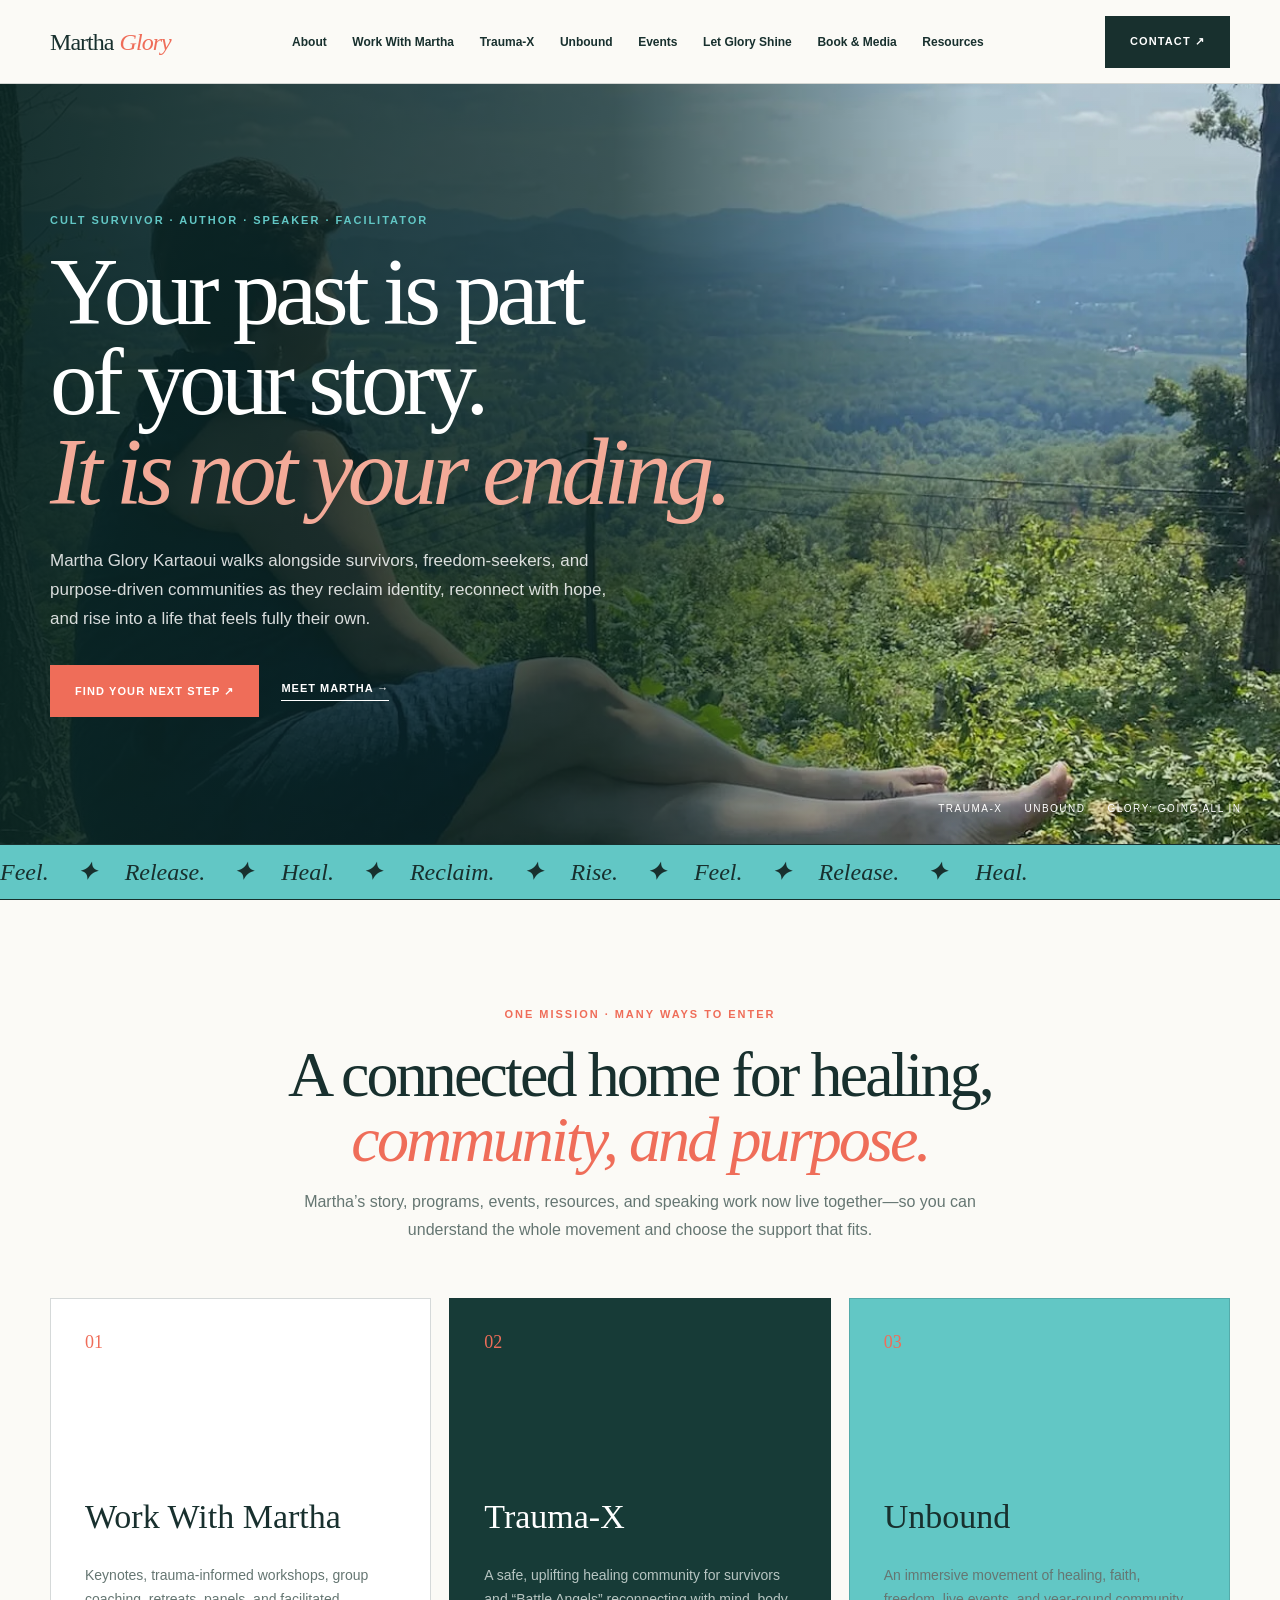
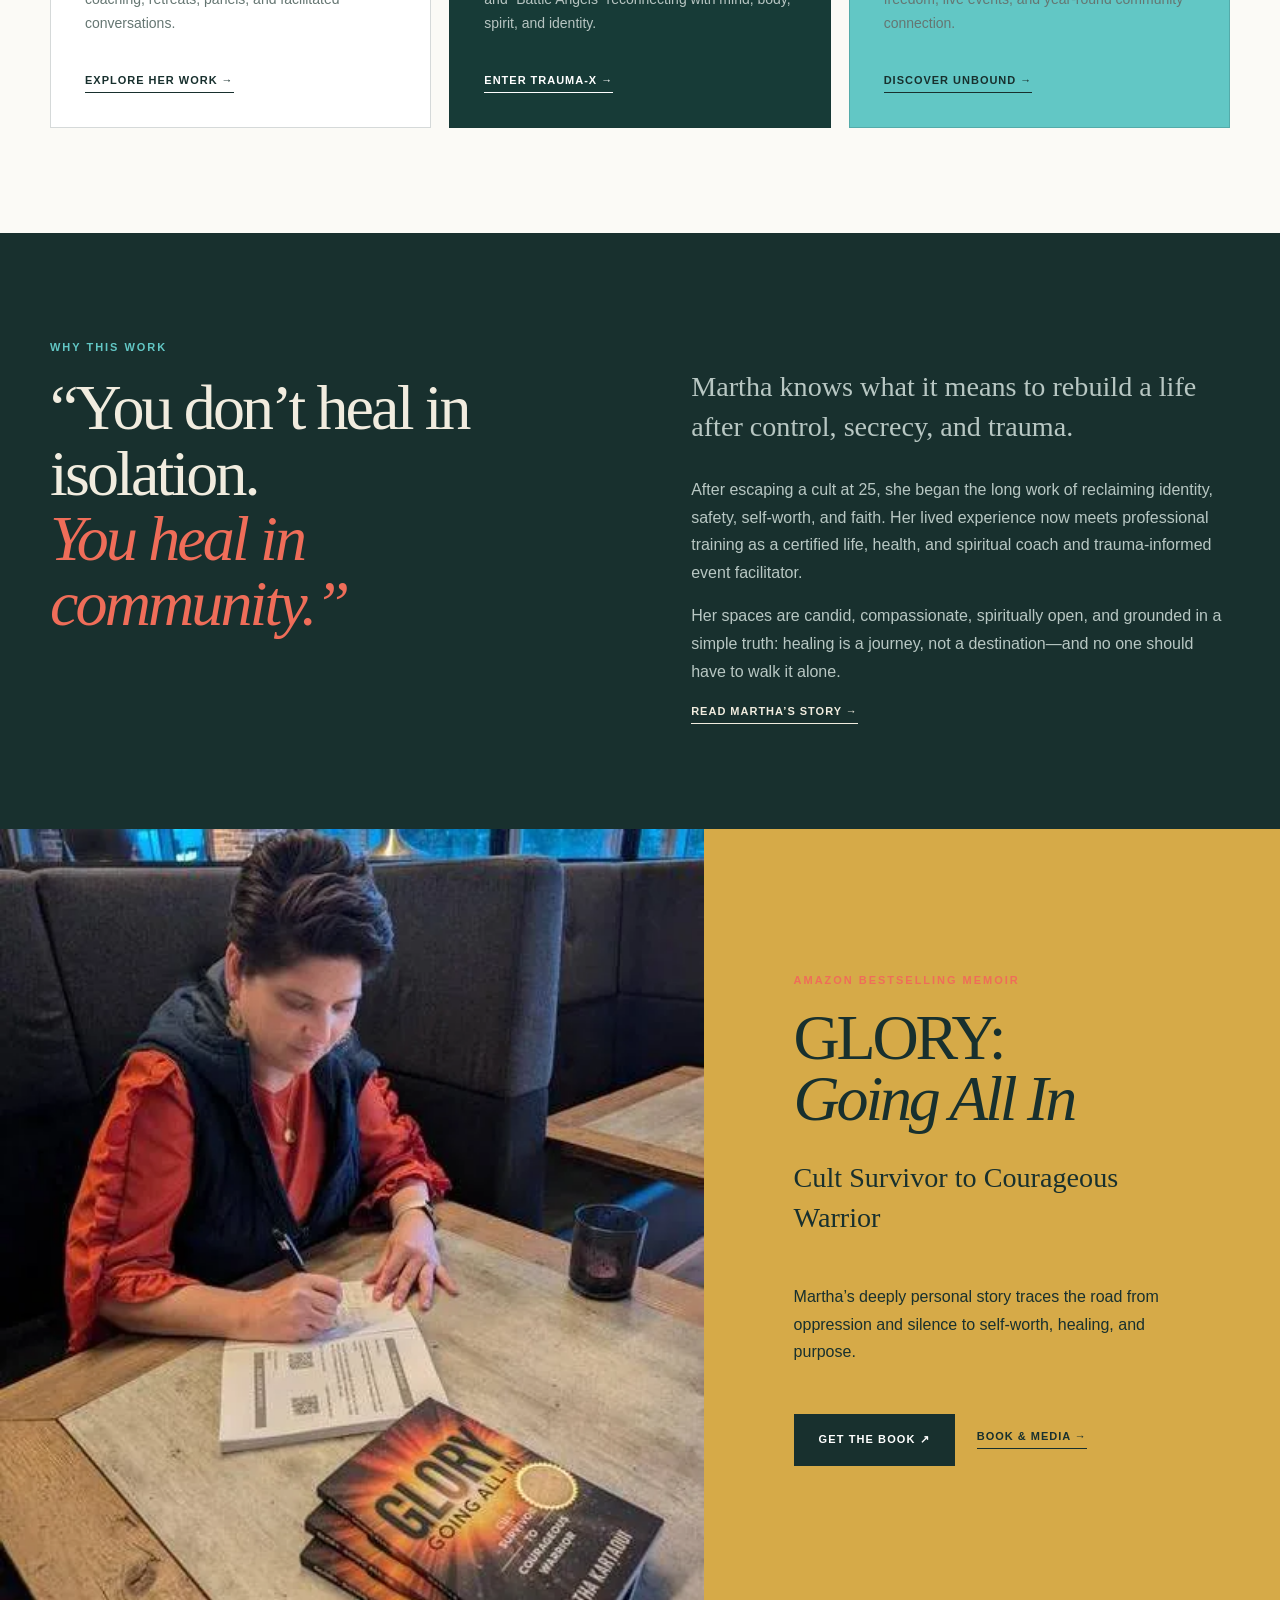
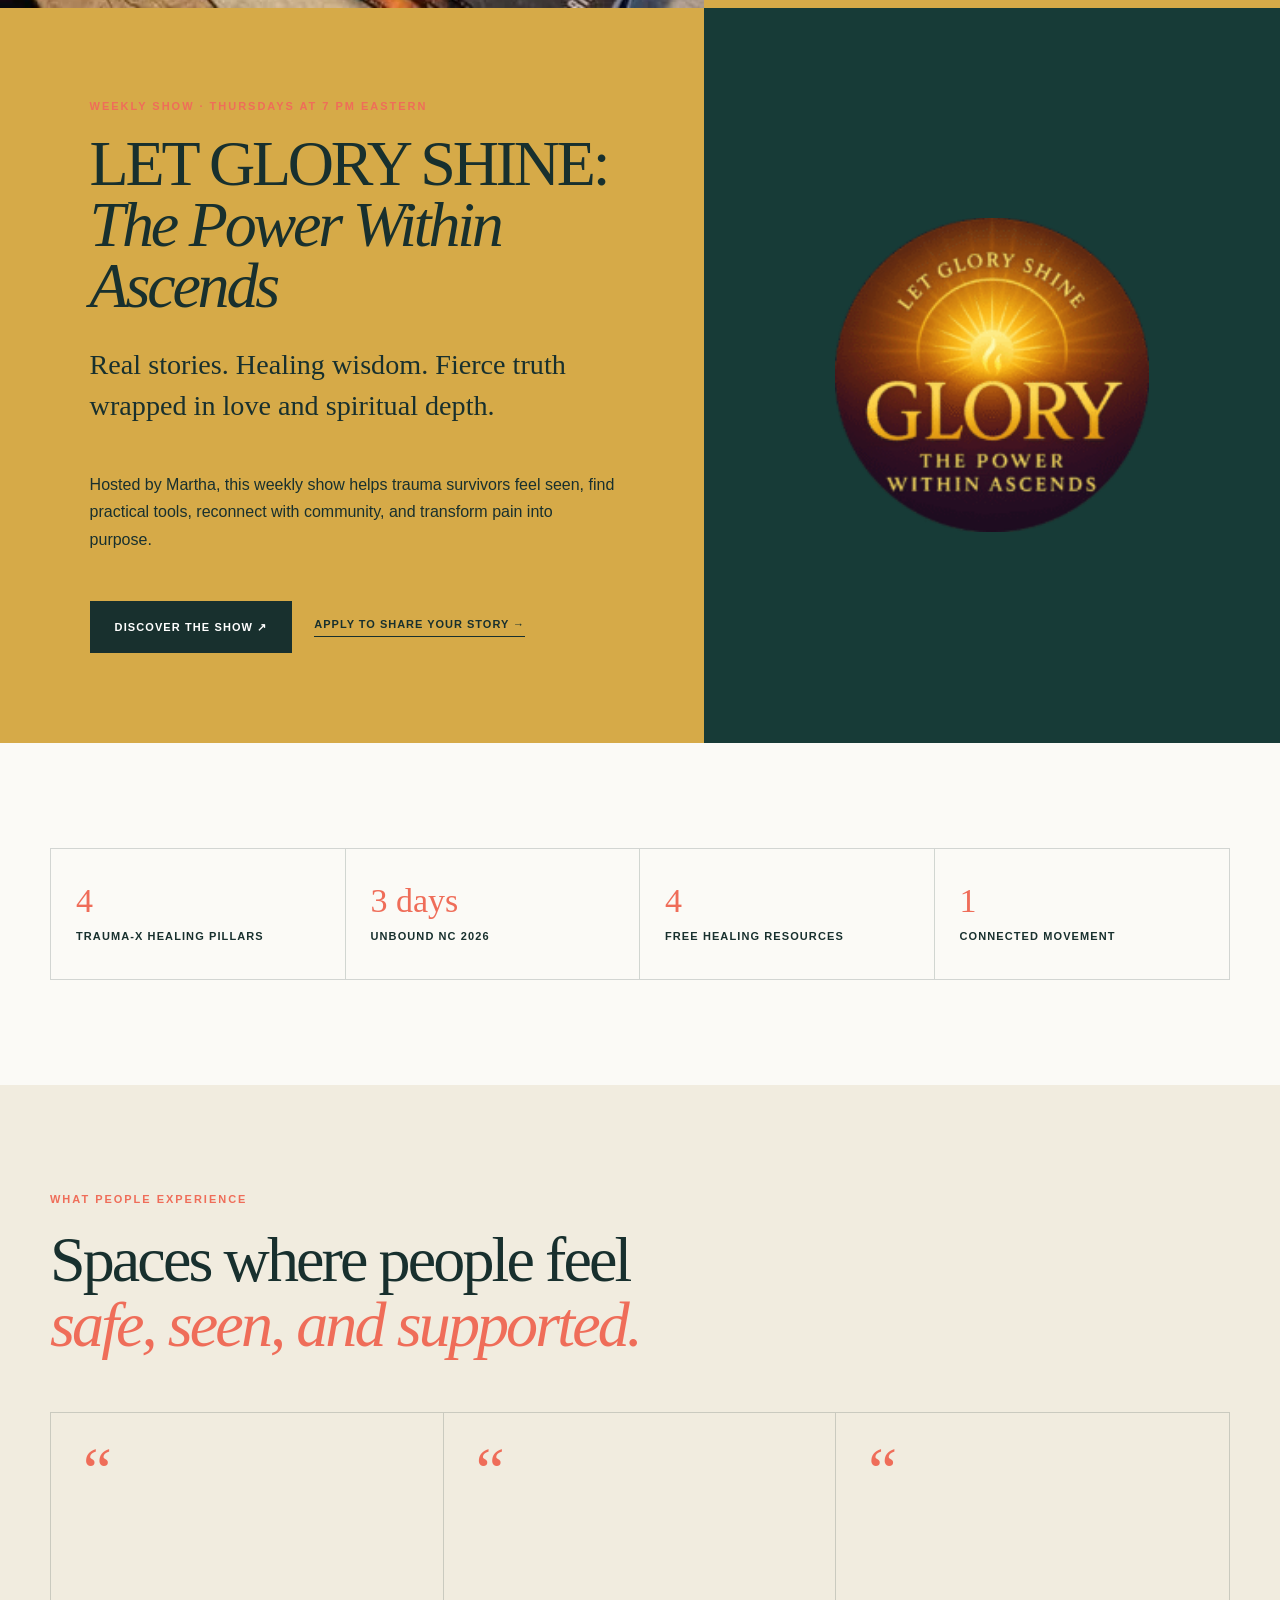
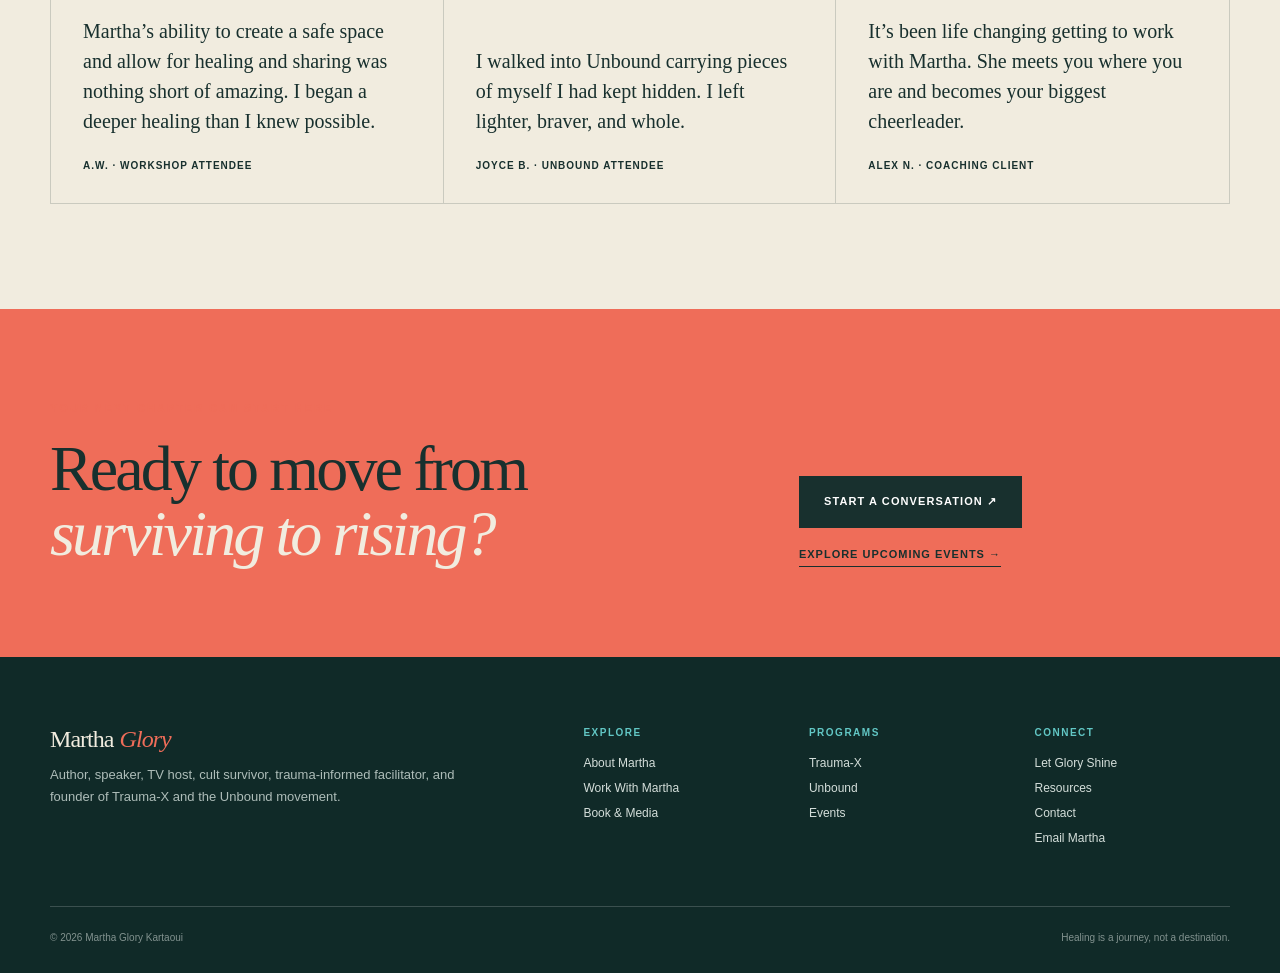
<file: public/index.html>
﻿<!doctype html>
<html lang="en">
<head>
  <meta charset="utf-8">
  <meta name="viewport" content="width=device-width, initial-scale=1">
  <title>Martha Glory Kartaoui | Author, Speaker & Trauma-Informed Facilitator</title>
  <meta name="description" content="Martha Glory Kartaoui is a cult survivor, bestselling author, keynote speaker, trauma-informed facilitator, and founder of Trauma-X and Unbound.">
  <meta property="og:title" content="Martha Glory Kartaoui">
  <meta property="og:description" content="Your past is part of your story. It is not your ending.">
  <meta property="og:image" content="assets/images/og.png">
  <link rel="stylesheet" href="assets/styles.css">
</head>
<body>
  <a class="skip-link" href="#main">Skip to content</a>
  <header class="site-header">
    <div class="container header-inner">
      <a class="brand" href="index.html"><span>Martha</span> <em>Glory</em></a>
      <nav class="desktop-nav" aria-label="Primary">
        <a href="about.html">About</a>
        <a href="work-with-martha.html">Work With Martha</a>
        <a href="trauma-x.html">Trauma-X</a>
        <a href="unbound.html">Unbound</a>
        <a href="events.html">Events</a>
        <a href="let-glory-shine.html">Let Glory Shine</a><a href="book-media.html">Book & Media</a>
        <a href="resources.html">Resources</a>
      </nav>
      <a class="button header-cta" href="contact.html">Contact ↗</a>
      <button class="menu-button" aria-label="Open menu" aria-expanded="false"><span></span></button>
    </div>
  </header>
  <nav class="mobile-panel" aria-label="Mobile navigation">
    <a href="about.html">About Martha</a><a href="work-with-martha.html">Work With Martha</a>
    <a href="trauma-x.html">Trauma-X</a><a href="unbound.html">Unbound</a>
    <a href="events.html">Events</a><a href="let-glory-shine.html">Let Glory Shine</a><a href="book-media.html">Book & Media</a>
    <a href="resources.html">Resources</a><a href="contact.html">Contact</a>
  </nav>

  <main id="main">
    <section class="home-hero">
      <div class="container">
        <div class="hero-content">
          <p class="eyebrow light">Cult survivor · Author · Speaker · Facilitator</p>
          <h1 class="display">Your past is part<br>of your story.<br><em>It is not your ending.</em></h1>
          <p class="hero-copy">Martha Glory Kartaoui walks alongside survivors, freedom-seekers, and purpose-driven communities as they reclaim identity, reconnect with hope, and rise into a life that feels fully their own.</p>
          <div class="actions">
            <a class="button coral" href="work-with-martha.html">Find your next step ↗</a>
            <a class="text-link" href="about.html">Meet Martha →</a>
          </div>
        </div>
      </div>
      <div class="hero-labels"><span>Trauma-X</span><span>Unbound</span><span>Glory: Going All In</span></div>
    </section>

    <div class="ticker" aria-hidden="true">
      <div class="ticker-track"><span>Feel.</span><b>✦</b><span>Release.</span><b>✦</b><span>Heal.</span><b>✦</b><span>Reclaim.</span><b>✦</b><span>Rise.</span><b>✦</b><span>Feel.</span><b>✦</b><span>Release.</span><b>✦</b><span>Heal.</span></div>
    </div>

    <section class="section">
      <div class="container">
        <div class="section-heading center">
          <p class="eyebrow">One mission · many ways to enter</p>
          <h2 class="title">A connected home for healing,<br><em>community, and purpose.</em></h2>
          <p>Martha’s story, programs, events, resources, and speaking work now live together—so you can understand the whole movement and choose the support that fits.</p>
        </div>
        <div class="path-grid">
          <a class="path-card" href="work-with-martha.html">
            <span class="number">01</span>
            <h3>Work With Martha</h3>
            <p>Keynotes, trauma-informed workshops, group coaching, retreats, panels, and facilitated conversations.</p>
            <span class="text-link">Explore her work →</span>
          </a>
          <a class="path-card trauma" href="trauma-x.html">
            <span class="number">02</span>
            <h3>Trauma-X</h3>
            <p>A safe, uplifting healing community for survivors and “Battle Angels” reconnecting with mind, body, spirit, and identity.</p>
            <span class="text-link">Enter Trauma-X →</span>
          </a>
          <a class="path-card unbound" href="unbound.html">
            <span class="number">03</span>
            <h3>Unbound</h3>
            <p>An immersive movement of healing, faith, freedom, live events, and year-round community connection.</p>
            <span class="text-link">Discover Unbound →</span>
          </a>
        </div>
      </div>
    </section>

    <section class="section dark">
      <div class="container section-grid">
        <div>
          <p class="eyebrow light">Why this work</p>
          <h2 class="title">“You don’t heal in isolation.<br><em>You heal in community.”</em></h2>
        </div>
        <div class="prose">
          <p class="lede">Martha knows what it means to rebuild a life after control, secrecy, and trauma.</p>
          <p>After escaping a cult at 25, she began the long work of reclaiming identity, safety, self-worth, and faith. Her lived experience now meets professional training as a certified life, health, and spiritual coach and trauma-informed event facilitator.</p>
          <p>Her spaces are candid, compassionate, spiritually open, and grounded in a simple truth: healing is a journey, not a destination—and no one should have to walk it alone.</p>
          <a class="text-link" href="about.html">Read Martha’s story →</a>
        </div>
      </div>
    </section>

    <section class="feature-band">
      <div class="feature-image"><img src="assets/images/martha-book-signing.webp" alt="Martha signing copies of Glory: Going All In"></div>
      <div class="feature-copy">
        <p class="eyebrow">Amazon bestselling memoir</p>
        <h2>GLORY:<br><em>Going All In</em></h2>
        <p class="lede">Cult Survivor to Courageous Warrior</p>
        <p>Martha’s deeply personal story traces the road from oppression and silence to self-worth, healing, and purpose.</p>
        <div class="actions">
          <a class="button" href="https://amzn.to/3AvHcUi" target="_blank" rel="noopener">Get the book ↗</a>
          <a class="text-link" href="book-media.html">Book & media →</a>
        </div>
      </div>
    </section>

    <section class="feature-band reverse">
      <div class="feature-image show-art"><img src="assets/images/let-glory-shine-logo.png" alt="Let Glory Shine show emblem"></div>
      <div class="feature-copy">
        <p class="eyebrow">Weekly show · Thursdays at 7 PM Eastern</p>
        <h2>LET GLORY SHINE:<br><em>The Power Within Ascends</em></h2>
        <p class="lede">Real stories. Healing wisdom. Fierce truth wrapped in love and spiritual depth.</p>
        <p>Hosted by Martha, this weekly show helps trauma survivors feel seen, find practical tools, reconnect with community, and transform pain into purpose.</p>
        <div class="actions">
          <a class="button" href="let-glory-shine.html">Discover the show ↗</a>
          <a class="text-link" href="share-your-story.html">Apply to share your story →</a>
        </div>
      </div>
    </section>

    <section class="section">
      <div class="container">
        <div class="stats">
          <div class="stat"><strong>4</strong><span>Trauma-X healing pillars</span></div>
          <div class="stat"><strong>3 days</strong><span>Unbound NC 2026</span></div>
          <div class="stat"><strong>4</strong><span>Free healing resources</span></div>
          <div class="stat"><strong>1</strong><span>Connected movement</span></div>
        </div>
      </div>
    </section>

    <section class="section alt">
      <div class="container">
        <div class="section-heading">
          <p class="eyebrow">What people experience</p>
          <h2 class="title">Spaces where people feel<br><em>safe, seen, and supported.</em></h2>
        </div>
        <div class="testimonial-grid">
          <article class="quote-card"><span class="quote-mark">“</span><blockquote>Martha’s ability to create a safe space and allow for healing and sharing was nothing short of amazing. I began a deeper healing than I knew possible.</blockquote><cite>A.W. · Workshop attendee</cite></article>
          <article class="quote-card"><span class="quote-mark">“</span><blockquote>I walked into Unbound carrying pieces of myself I had kept hidden. I left lighter, braver, and whole.</blockquote><cite>Joyce B. · Unbound attendee</cite></article>
          <article class="quote-card"><span class="quote-mark">“</span><blockquote>It’s been life changing getting to work with Martha. She meets you where you are and becomes your biggest cheerleader.</blockquote><cite>Alex N. · Coaching client</cite></article>
        </div>
      </div>
    </section>
  </main>

  <section class="cta">
    <div class="container cta-inner">
      <div><p class="eyebrow">Your next chapter can start here</p><h2 class="title">Ready to move from<br><em>surviving to rising?</em></h2></div>
      <div class="cta-actions"><a class="button" href="contact.html">Start a conversation ↗</a><a class="text-link" href="events.html">Explore upcoming events →</a></div>
    </div>
  </section>
  <footer class="site-footer">
    <div class="container">
      <div class="footer-top">
        <div class="footer-brand"><a class="brand" href="index.html"><span>Martha</span> <em>Glory</em></a><p>Author, speaker, TV host, cult survivor, trauma-informed facilitator, and founder of Trauma-X and the Unbound movement.</p></div>
        <div class="footer-links">
          <div><h3>Explore</h3><a href="about.html">About Martha</a><a href="work-with-martha.html">Work With Martha</a><a href="book-media.html">Book & Media</a></div>
          <div><h3>Programs</h3><a href="trauma-x.html">Trauma-X</a><a href="unbound.html">Unbound</a><a href="events.html">Events</a></div>
          <div><h3>Connect</h3><a href="let-glory-shine.html">Let Glory Shine</a><a href="resources.html">Resources</a><a href="contact.html">Contact</a><a href="mailto:martha@letgloryshine.com">Email Martha</a></div>
        </div>
      </div>
      <div class="footer-bottom"><span>© <span data-year>2026</span> Martha Glory Kartaoui</span><span>Healing is a journey, not a destination.</span></div>
    </div>
  </footer>
  <script src="assets/site.js"></script>
</body>
</html>
</file>
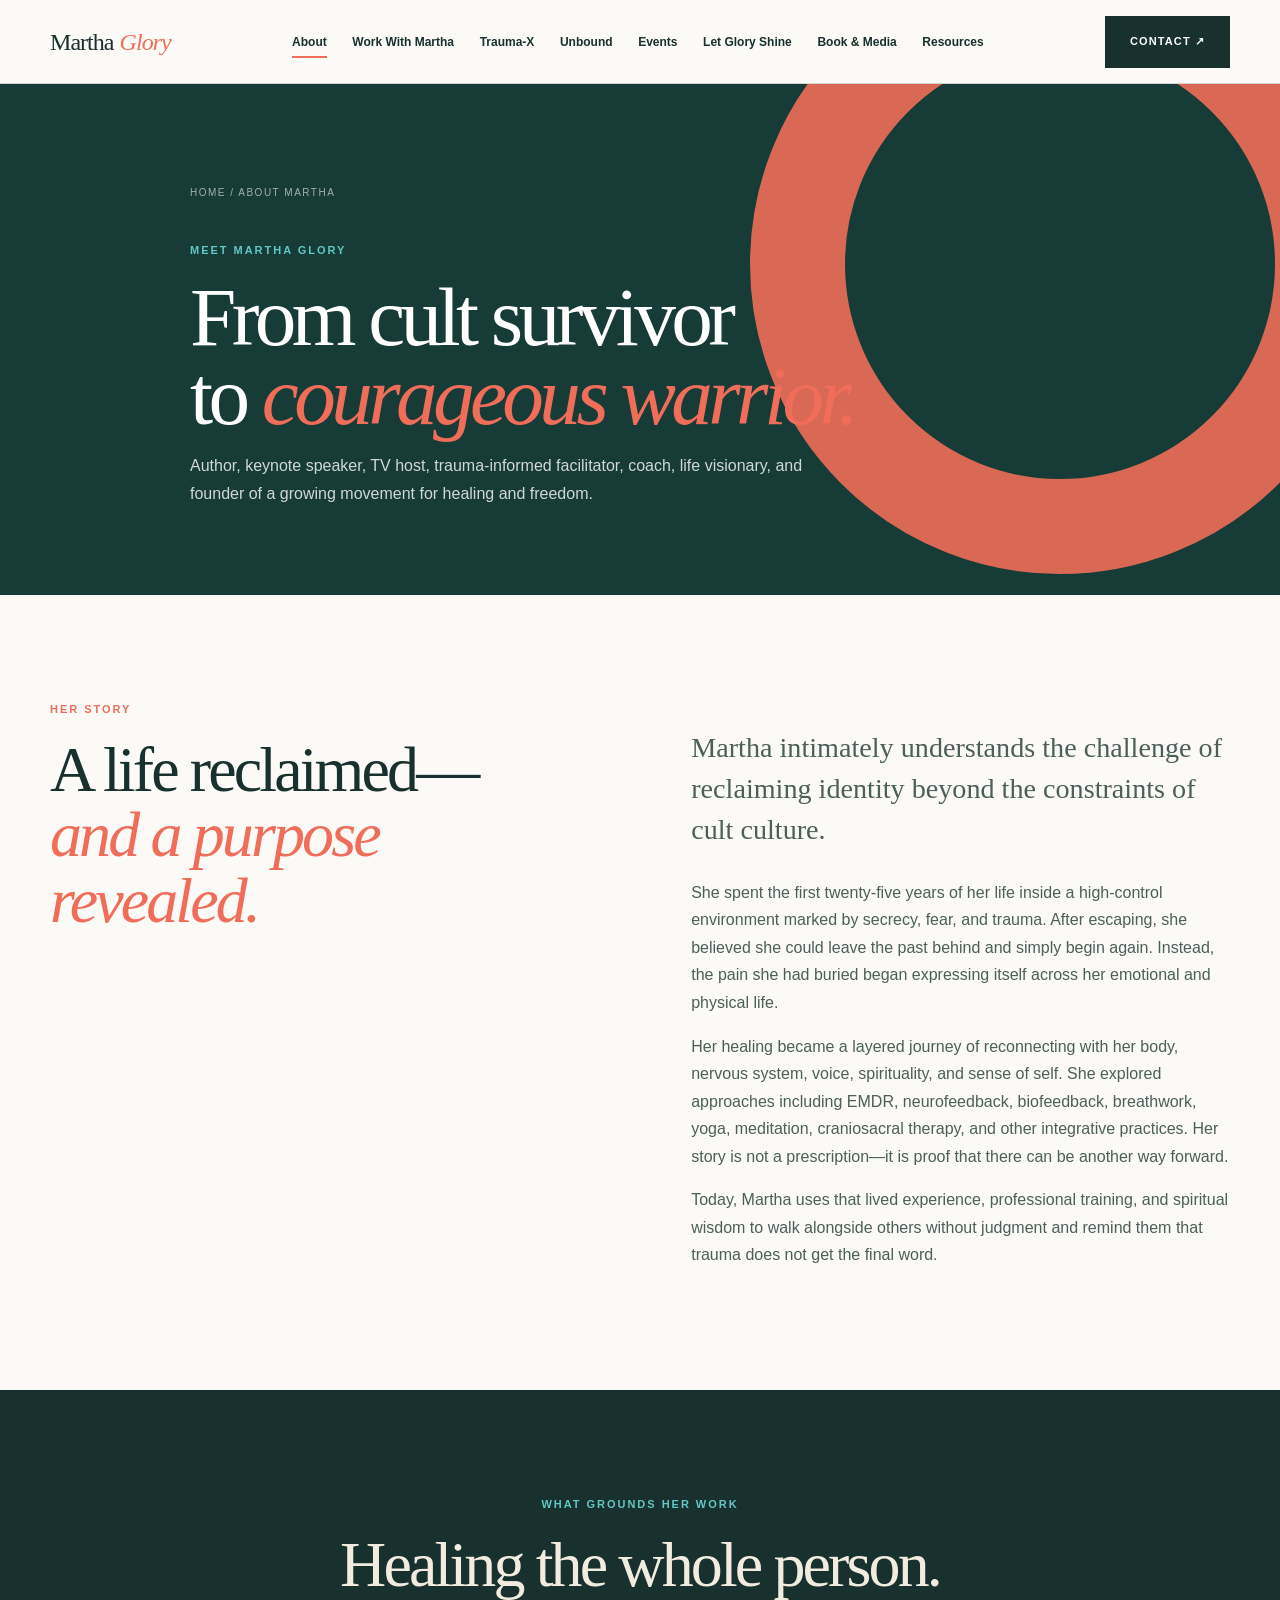
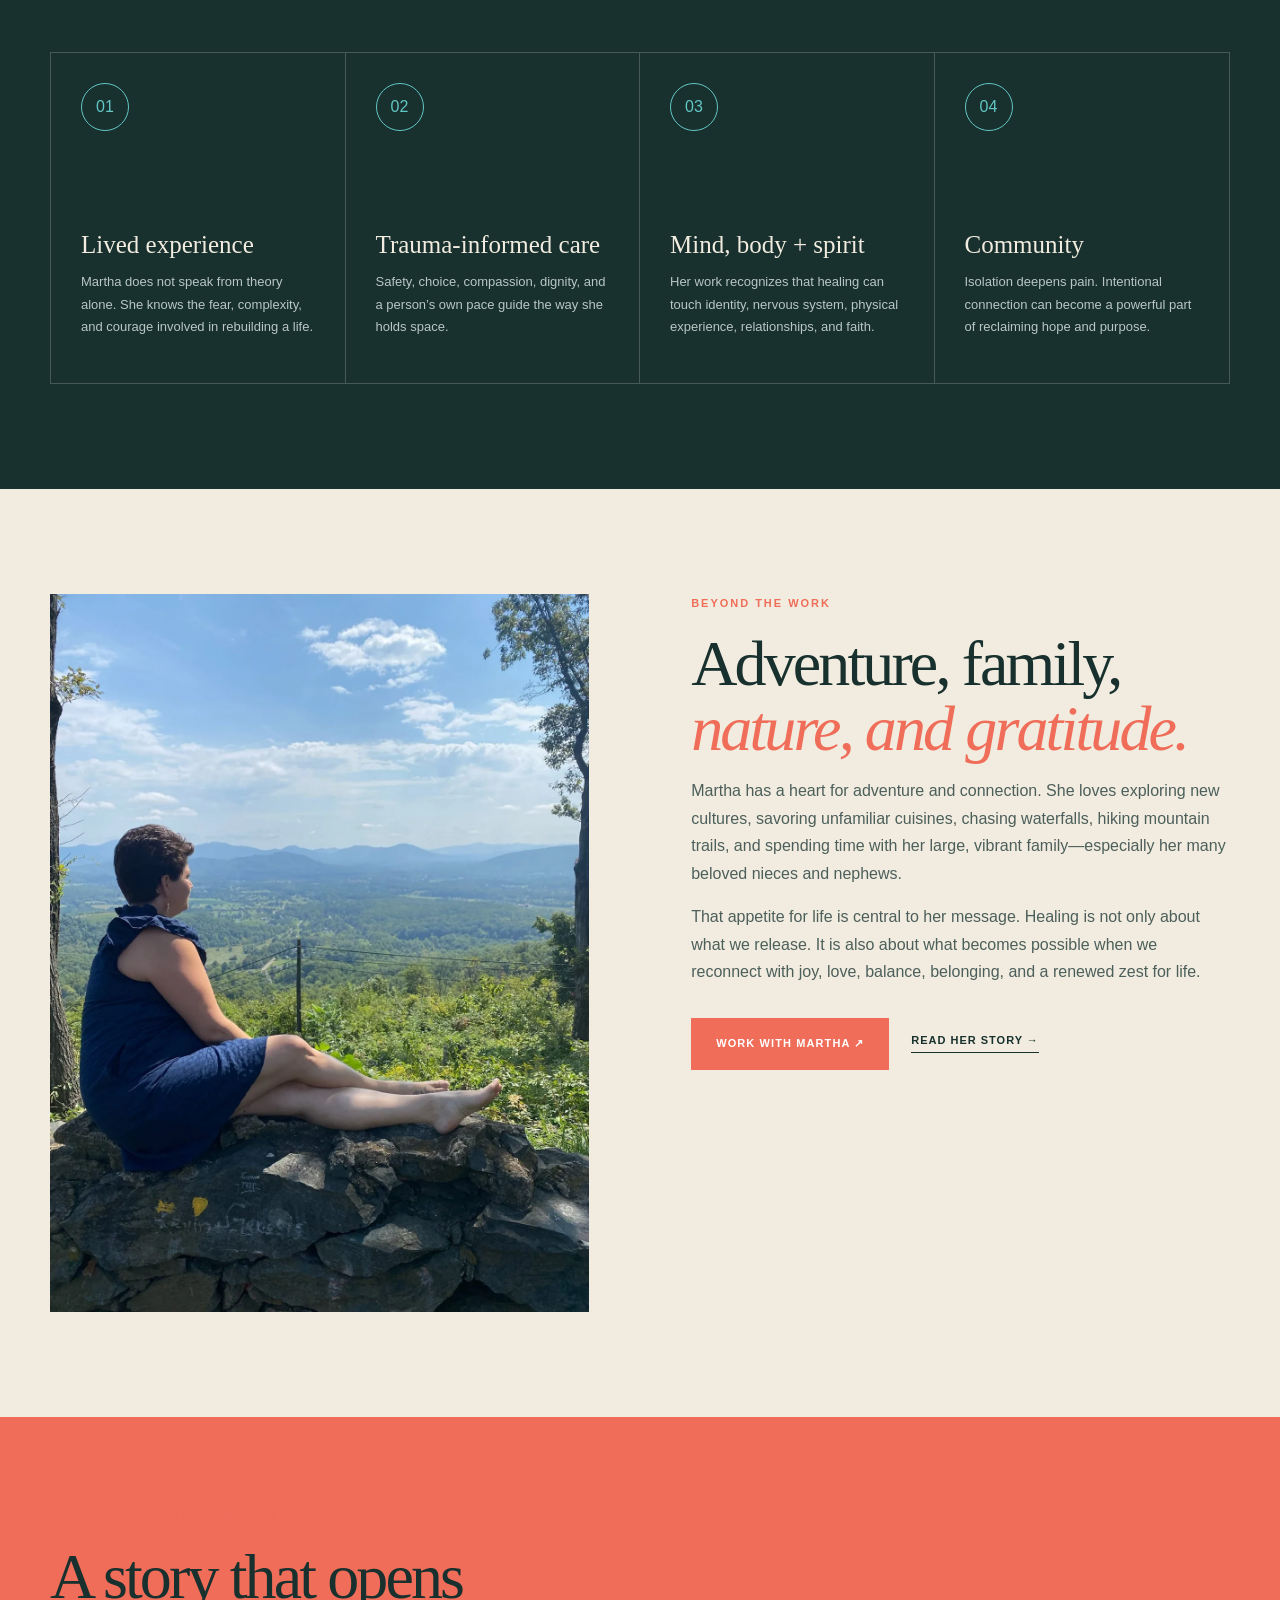
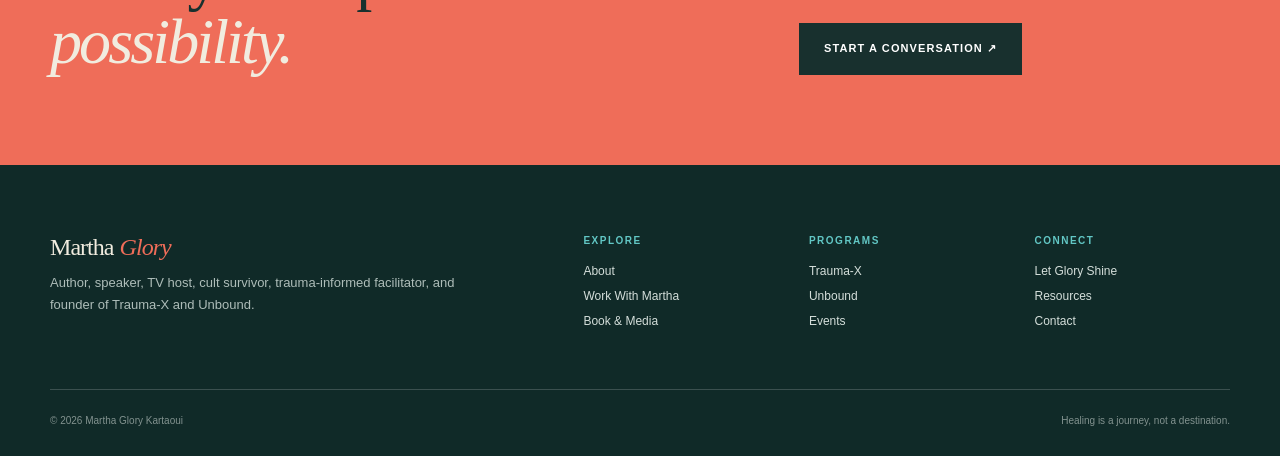
<file: public/about.html>
﻿<!doctype html>
<html lang="en">
<head>
  <meta charset="utf-8"><meta name="viewport" content="width=device-width, initial-scale=1">
  <title>About Martha Glory Kartaoui</title>
  <meta name="description" content="Meet Martha Glory Kartaoui—cult survivor, international bestselling author, coach, speaker, and trauma-informed facilitator.">
  <link rel="stylesheet" href="assets/styles.css">
</head>
<body>
  <a class="skip-link" href="#main">Skip to content</a>
  <header class="site-header"><div class="container header-inner">
    <a class="brand" href="index.html"><span>Martha</span> <em>Glory</em></a>
    <nav class="desktop-nav" aria-label="Primary"><a aria-current="page" href="about.html">About</a><a href="work-with-martha.html">Work With Martha</a><a href="trauma-x.html">Trauma-X</a><a href="unbound.html">Unbound</a><a href="events.html">Events</a><a href="let-glory-shine.html">Let Glory Shine</a><a href="book-media.html">Book & Media</a><a href="resources.html">Resources</a></nav>
    <a class="button header-cta" href="contact.html">Contact ↗</a><button class="menu-button" aria-label="Open menu" aria-expanded="false"><span></span></button>
  </div></header>
  <nav class="mobile-panel" aria-label="Mobile navigation"><a href="about.html">About Martha</a><a href="work-with-martha.html">Work With Martha</a><a href="trauma-x.html">Trauma-X</a><a href="unbound.html">Unbound</a><a href="events.html">Events</a><a href="let-glory-shine.html">Let Glory Shine</a><a href="book-media.html">Book & Media</a><a href="resources.html">Resources</a><a href="contact.html">Contact</a></nav>

  <main id="main">
    <section class="page-hero coral"><div class="container page-hero-content"><p class="breadcrumbs">Home / About Martha</p><p class="eyebrow light">Meet Martha Glory</p><h1 class="display">From cult survivor<br>to <em>courageous warrior.</em></h1><p>Author, keynote speaker, TV host, trauma-informed facilitator, coach, life visionary, and founder of a growing movement for healing and freedom.</p></div></section>
    <section class="section"><div class="container section-grid">
      <div><p class="eyebrow">Her story</p><h2 class="title">A life reclaimed—<br><em>and a purpose revealed.</em></h2></div>
      <div class="prose">
        <p class="lede">Martha intimately understands the challenge of reclaiming identity beyond the constraints of cult culture.</p>
        <p>She spent the first twenty-five years of her life inside a high-control environment marked by secrecy, fear, and trauma. After escaping, she believed she could leave the past behind and simply begin again. Instead, the pain she had buried began expressing itself across her emotional and physical life.</p>
        <p>Her healing became a layered journey of reconnecting with her body, nervous system, voice, spirituality, and sense of self. She explored approaches including EMDR, neurofeedback, biofeedback, breathwork, yoga, meditation, craniosacral therapy, and other integrative practices. Her story is not a prescription—it is proof that there can be another way forward.</p>
        <p>Today, Martha uses that lived experience, professional training, and spiritual wisdom to walk alongside others without judgment and remind them that trauma does not get the final word.</p>
      </div>
    </div></section>
    <section class="section dark"><div class="container">
      <div class="section-heading center"><p class="eyebrow light">What grounds her work</p><h2 class="title">Healing the whole person.</h2></div>
      <div class="pillars">
        <article class="pillar"><span class="icon">01</span><h3>Lived experience</h3><p>Martha does not speak from theory alone. She knows the fear, complexity, and courage involved in rebuilding a life.</p></article>
        <article class="pillar"><span class="icon">02</span><h3>Trauma-informed care</h3><p>Safety, choice, compassion, dignity, and a person’s own pace guide the way she holds space.</p></article>
        <article class="pillar"><span class="icon">03</span><h3>Mind, body + spirit</h3><p>Her work recognizes that healing can touch identity, nervous system, physical experience, relationships, and faith.</p></article>
        <article class="pillar"><span class="icon">04</span><h3>Community</h3><p>Isolation deepens pain. Intentional connection can become a powerful part of reclaiming hope and purpose.</p></article>
      </div>
    </div></section>
    <section class="section alt"><div class="container section-grid">
      <div class="feature-image"><img src="assets/images/martha-mountain.webp" alt="Martha reflecting beside a mountain view"></div>
      <div>
        <p class="eyebrow">Beyond the work</p><h2 class="title">Adventure, family,<br><em>nature, and gratitude.</em></h2>
        <div class="prose"><p>Martha has a heart for adventure and connection. She loves exploring new cultures, savoring unfamiliar cuisines, chasing waterfalls, hiking mountain trails, and spending time with her large, vibrant family—especially her many beloved nieces and nephews.</p><p>That appetite for life is central to her message. Healing is not only about what we release. It is also about what becomes possible when we reconnect with joy, love, balance, belonging, and a renewed zest for life.</p></div>
        <div class="actions"><a class="button coral" href="work-with-martha.html">Work with Martha ↗</a><a class="text-link" href="book-media.html">Read her story →</a></div>
      </div>
    </div></section>
  </main>
  <section class="cta"><div class="container cta-inner"><div><p class="eyebrow">Bring Martha into the room</p><h2 class="title">A story that opens<br><em>possibility.</em></h2></div><div class="cta-actions"><a class="button" href="contact.html">Start a conversation ↗</a></div></div></section>
  <footer class="site-footer"><div class="container"><div class="footer-top"><div class="footer-brand"><a class="brand" href="index.html"><span>Martha</span> <em>Glory</em></a><p>Author, speaker, TV host, cult survivor, trauma-informed facilitator, and founder of Trauma-X and Unbound.</p></div><div class="footer-links"><div><h3>Explore</h3><a href="about.html">About</a><a href="work-with-martha.html">Work With Martha</a><a href="book-media.html">Book & Media</a></div><div><h3>Programs</h3><a href="trauma-x.html">Trauma-X</a><a href="unbound.html">Unbound</a><a href="events.html">Events</a></div><div><h3>Connect</h3><a href="let-glory-shine.html">Let Glory Shine</a><a href="resources.html">Resources</a><a href="contact.html">Contact</a></div></div></div><div class="footer-bottom"><span>© <span data-year>2026</span> Martha Glory Kartaoui</span><span>Healing is a journey, not a destination.</span></div></div></footer>
  <script src="assets/site.js"></script>
</body>
</html>
</file>
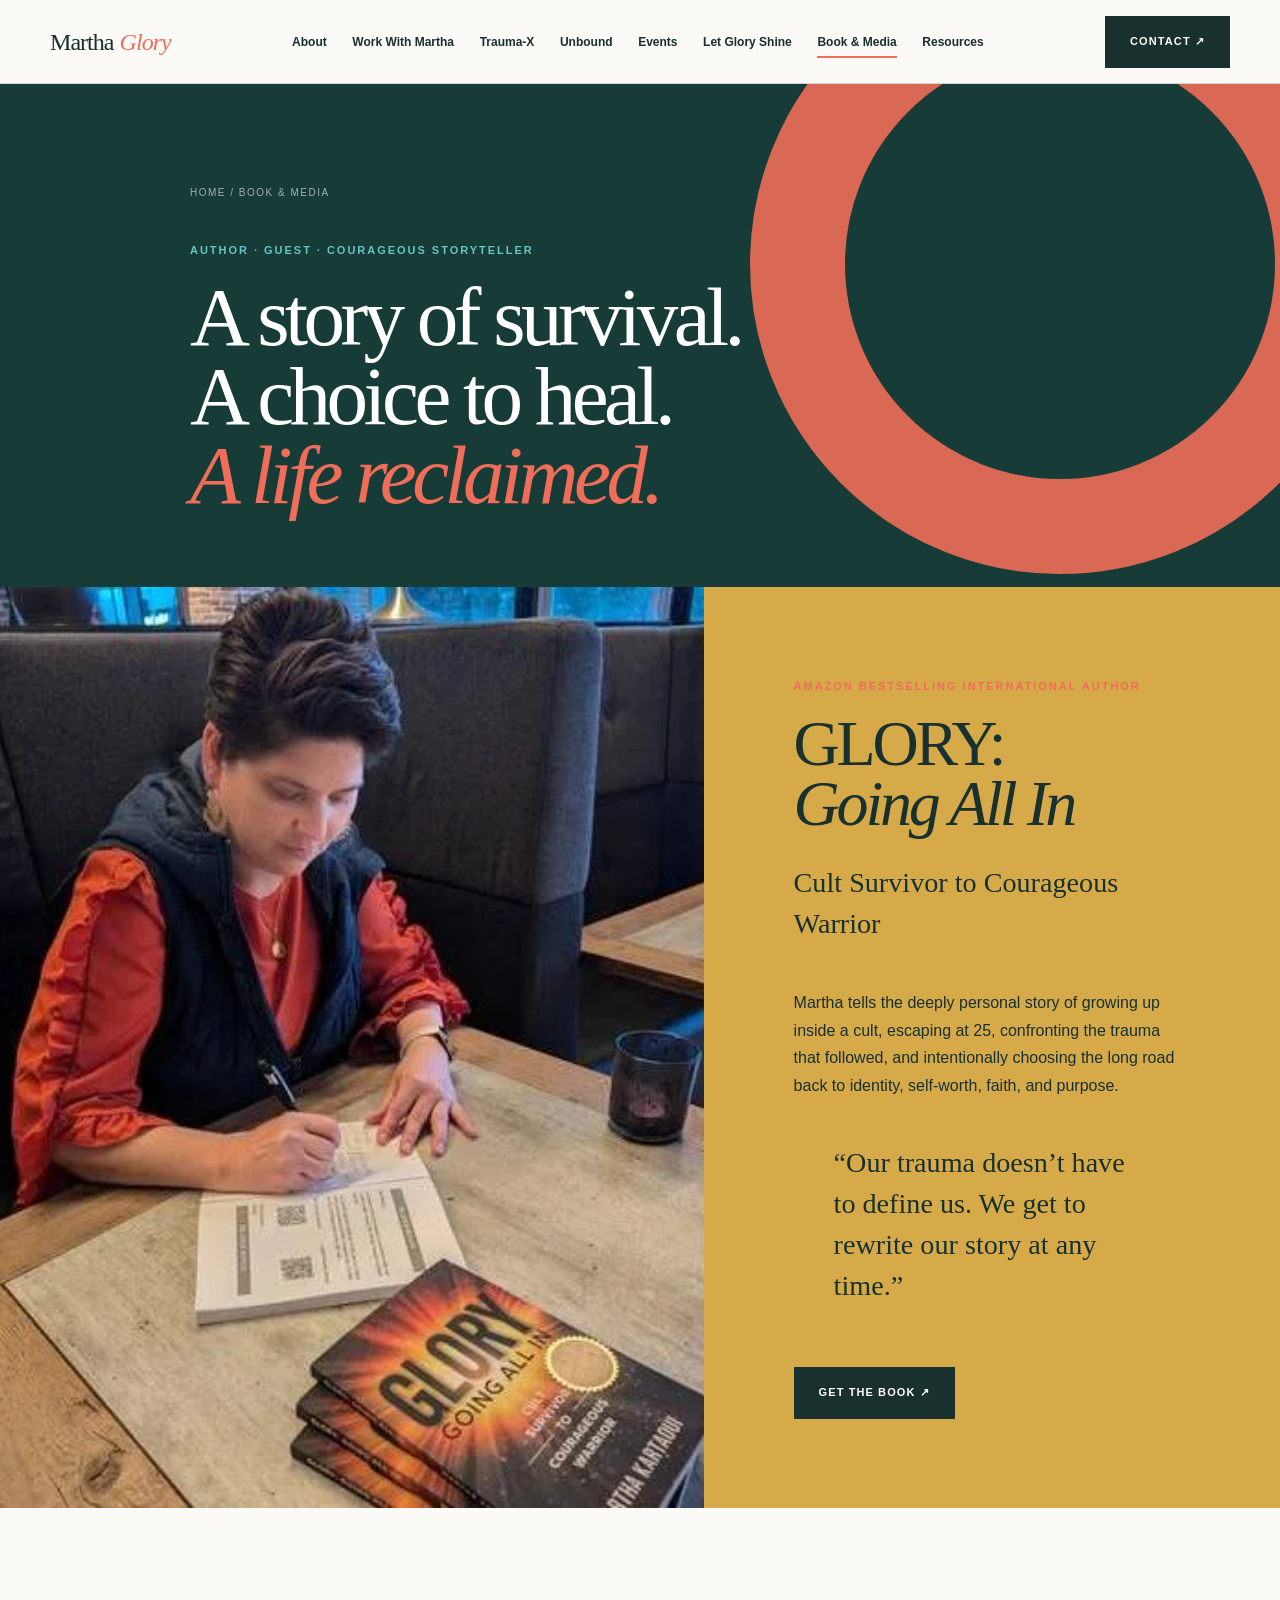
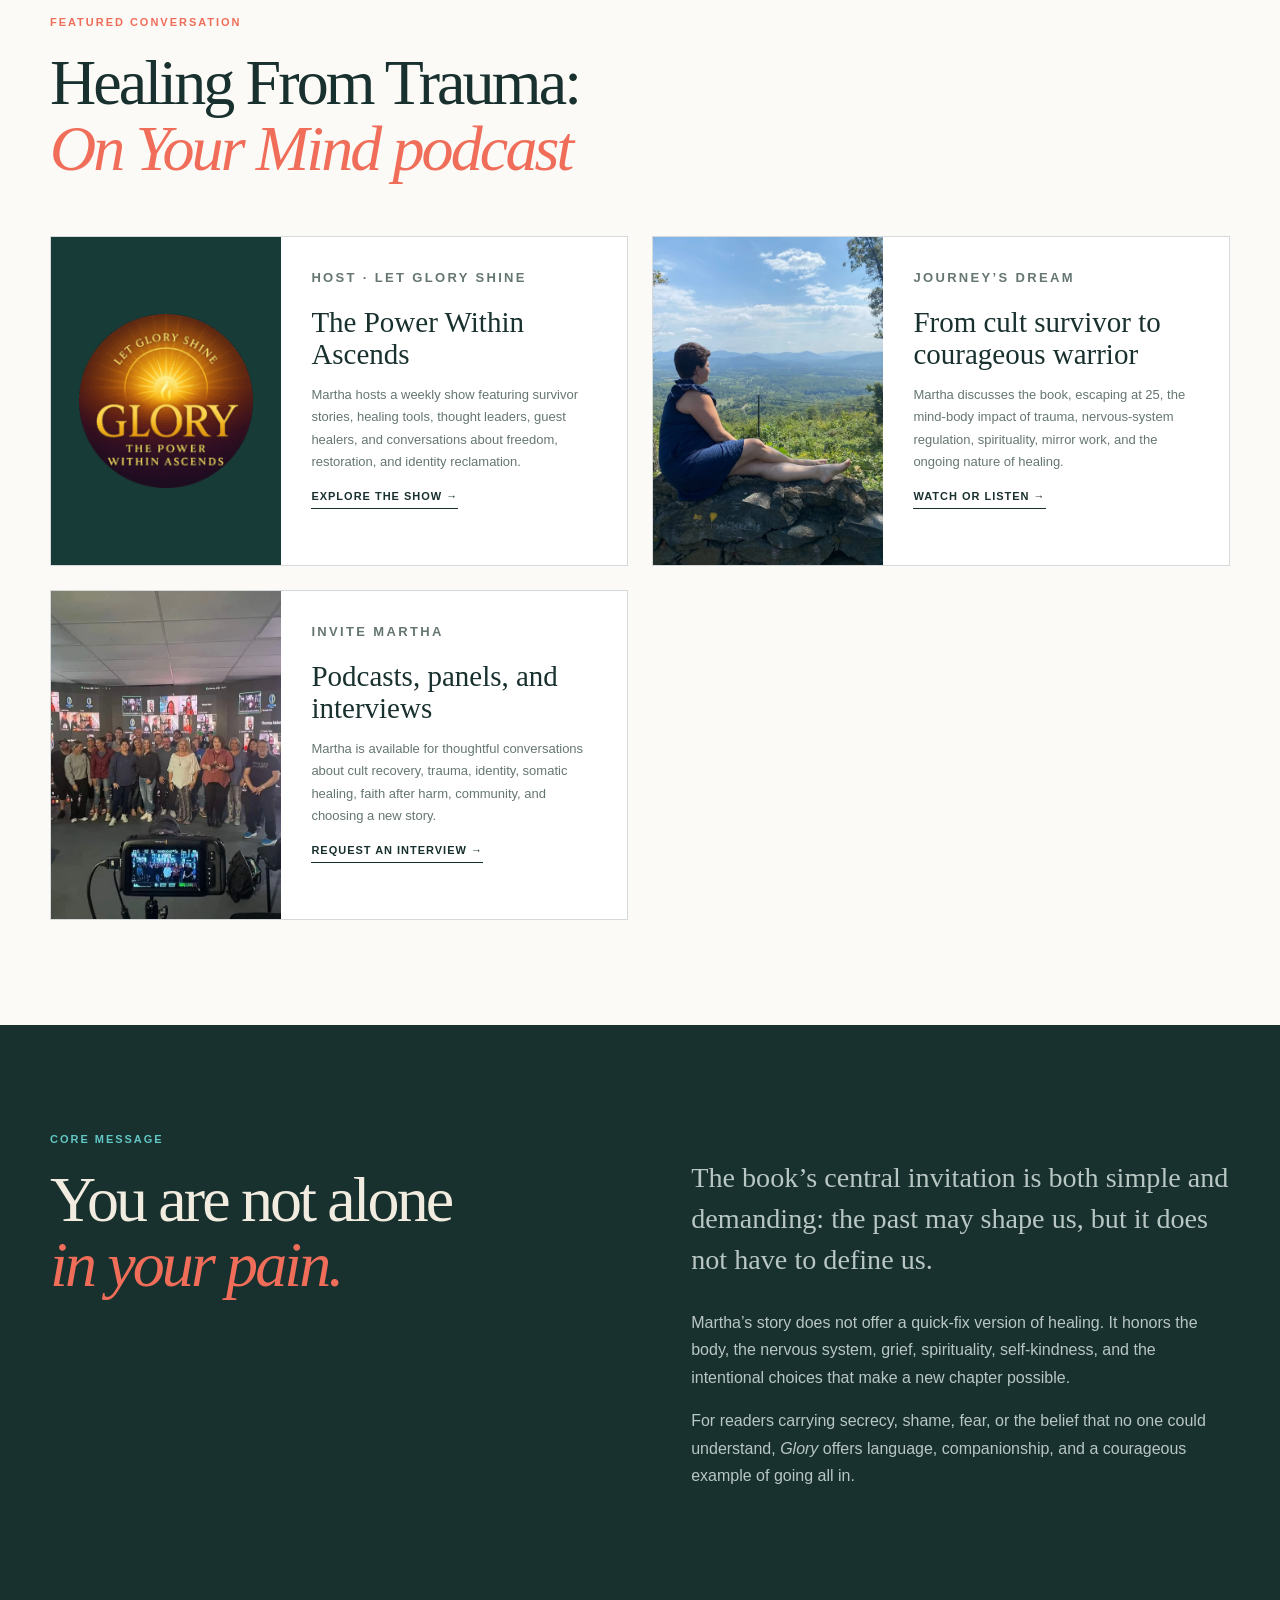
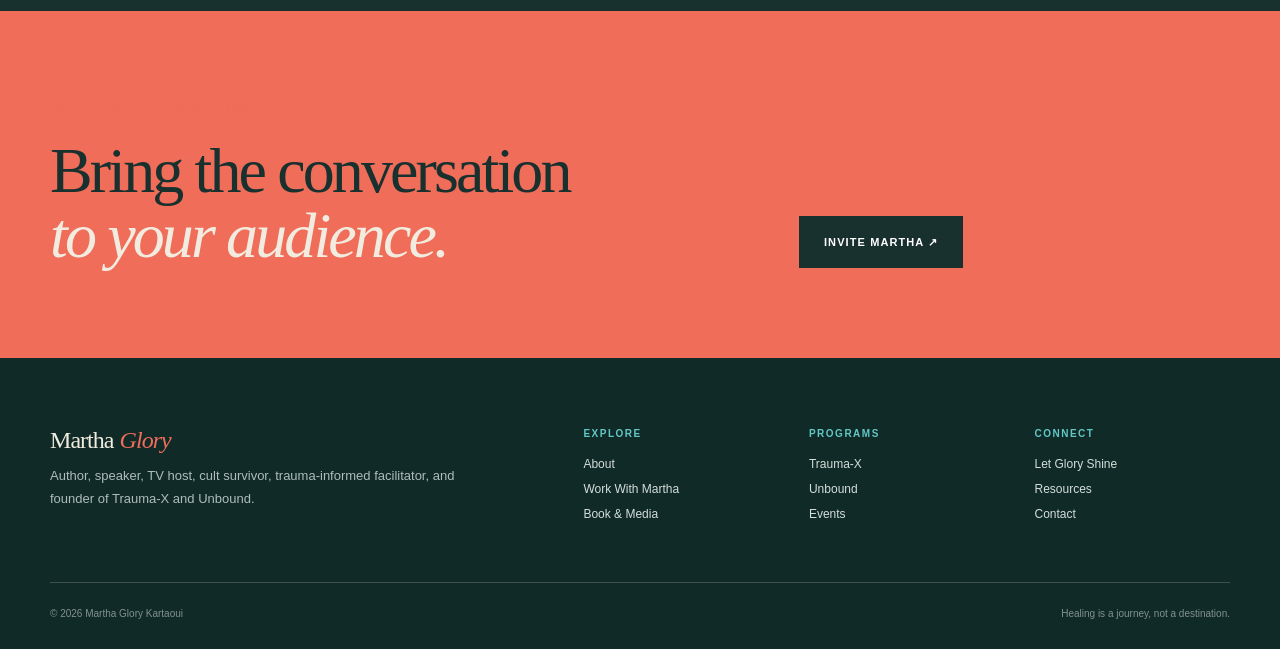
<file: public/book-media.html>
﻿<!doctype html>
<html lang="en">
<head><meta charset="utf-8"><meta name="viewport" content="width=device-width, initial-scale=1"><title>Glory: Going All In | Book & Media</title><meta name="description" content="Discover Martha Glory Kartaoui's bestselling memoir, podcast interviews, speaking topics, and media appearances."><link rel="stylesheet" href="assets/styles.css"></head>
<body>
  <a class="skip-link" href="#main">Skip to content</a>
  <header class="site-header"><div class="container header-inner"><a class="brand" href="index.html"><span>Martha</span> <em>Glory</em></a><nav class="desktop-nav" aria-label="Primary"><a href="about.html">About</a><a href="work-with-martha.html">Work With Martha</a><a href="trauma-x.html">Trauma-X</a><a href="unbound.html">Unbound</a><a href="events.html">Events</a><a href="let-glory-shine.html">Let Glory Shine</a><a aria-current="page" href="book-media.html">Book & Media</a><a href="resources.html">Resources</a></nav><a class="button header-cta" href="contact.html">Contact ↗</a><button class="menu-button" aria-label="Open menu" aria-expanded="false"><span></span></button></div></header>
  <nav class="mobile-panel" aria-label="Mobile navigation"><a href="about.html">About Martha</a><a href="work-with-martha.html">Work With Martha</a><a href="trauma-x.html">Trauma-X</a><a href="unbound.html">Unbound</a><a href="events.html">Events</a><a href="let-glory-shine.html">Let Glory Shine</a><a href="book-media.html">Book & Media</a><a href="resources.html">Resources</a><a href="contact.html">Contact</a></nav>
  <main id="main">
    <section class="page-hero coral"><div class="container page-hero-content"><p class="breadcrumbs">Home / Book & Media</p><p class="eyebrow light">Author · guest · courageous storyteller</p><h1 class="display">A story of survival.<br>A choice to heal.<br><em>A life reclaimed.</em></h1></div></section>
    <section class="feature-band">
      <div class="feature-image"><img src="assets/images/martha-book-signing.webp" alt="Martha signing copies of Glory: Going All In"></div>
      <div class="feature-copy"><p class="eyebrow">Amazon bestselling international author</p><h2>GLORY:<br><em>Going All In</em></h2><p class="lede">Cult Survivor to Courageous Warrior</p><p>Martha tells the deeply personal story of growing up inside a cult, escaping at 25, confronting the trauma that followed, and intentionally choosing the long road back to identity, self-worth, faith, and purpose.</p><blockquote class="lede">“Our trauma doesn’t have to define us. We get to rewrite our story at any time.”</blockquote><div class="actions"><a class="button" href="https://amzn.to/3AvHcUi" target="_blank" rel="noopener">Get the book ↗</a></div></div>
    </section>
    <section class="section"><div class="container">
      <div class="section-heading"><p class="eyebrow">Featured conversation</p><h2 class="title">Healing From Trauma:<br><em>On Your Mind podcast</em></h2></div>
      <div class="media-grid">
        <article class="media-card show-media"><img src="assets/images/let-glory-shine-logo.png" alt="Let Glory Shine show emblem"><div class="media-card-content"><p class="eyebrow">Host · Let Glory Shine</p><h3>The Power Within Ascends</h3><p>Martha hosts a weekly show featuring survivor stories, healing tools, thought leaders, guest healers, and conversations about freedom, restoration, and identity reclamation.</p><a class="text-link" href="let-glory-shine.html">Explore the show →</a></div></article>
        <article class="media-card"><img src="assets/images/martha-mountain.webp" alt="Martha overlooking a mountain landscape"><div class="media-card-content"><p class="eyebrow">Journey’s Dream</p><h3>From cult survivor to courageous warrior</h3><p>Martha discusses the book, escaping at 25, the mind-body impact of trauma, nervous-system regulation, spirituality, mirror work, and the ongoing nature of healing.</p><a class="text-link" href="https://journeysdream.org/martha-glory-kartaoui-author-of-glory-going-all-in-cult-survivor-to-courageous-warrior/" target="_blank" rel="noopener">Watch or listen →</a></div></article>
        <article class="media-card"><img src="assets/images/martha-virtual-event.webp" alt="A community gathered for a virtual event"><div class="media-card-content"><p class="eyebrow">Invite Martha</p><h3>Podcasts, panels, and interviews</h3><p>Martha is available for thoughtful conversations about cult recovery, trauma, identity, somatic healing, faith after harm, community, and choosing a new story.</p><a class="text-link" href="contact.html">Request an interview →</a></div></article>
      </div>
    </div></section>
    <section class="section dark"><div class="container section-grid"><div><p class="eyebrow light">Core message</p><h2 class="title">You are not alone<br><em>in your pain.</em></h2></div><div class="prose"><p class="lede">The book’s central invitation is both simple and demanding: the past may shape us, but it does not have to define us.</p><p>Martha’s story does not offer a quick-fix version of healing. It honors the body, the nervous system, grief, spirituality, self-kindness, and the intentional choices that make a new chapter possible.</p><p>For readers carrying secrecy, shame, fear, or the belief that no one could understand, <em>Glory</em> offers language, companionship, and a courageous example of going all in.</p></div></div></section>
  </main>
  <section class="cta"><div class="container cta-inner"><div><p class="eyebrow">Media + speaking requests</p><h2 class="title">Bring the conversation<br><em>to your audience.</em></h2></div><div class="cta-actions"><a class="button" href="contact.html">Invite Martha ↗</a></div></div></section>
  <footer class="site-footer"><div class="container"><div class="footer-top"><div class="footer-brand"><a class="brand" href="index.html"><span>Martha</span> <em>Glory</em></a><p>Author, speaker, TV host, cult survivor, trauma-informed facilitator, and founder of Trauma-X and Unbound.</p></div><div class="footer-links"><div><h3>Explore</h3><a href="about.html">About</a><a href="work-with-martha.html">Work With Martha</a><a href="book-media.html">Book & Media</a></div><div><h3>Programs</h3><a href="trauma-x.html">Trauma-X</a><a href="unbound.html">Unbound</a><a href="events.html">Events</a></div><div><h3>Connect</h3><a href="let-glory-shine.html">Let Glory Shine</a><a href="resources.html">Resources</a><a href="contact.html">Contact</a></div></div></div><div class="footer-bottom"><span>© <span data-year>2026</span> Martha Glory Kartaoui</span><span>Healing is a journey, not a destination.</span></div></div></footer>
  <script src="assets/site.js"></script>
</body>
</html>
</file>
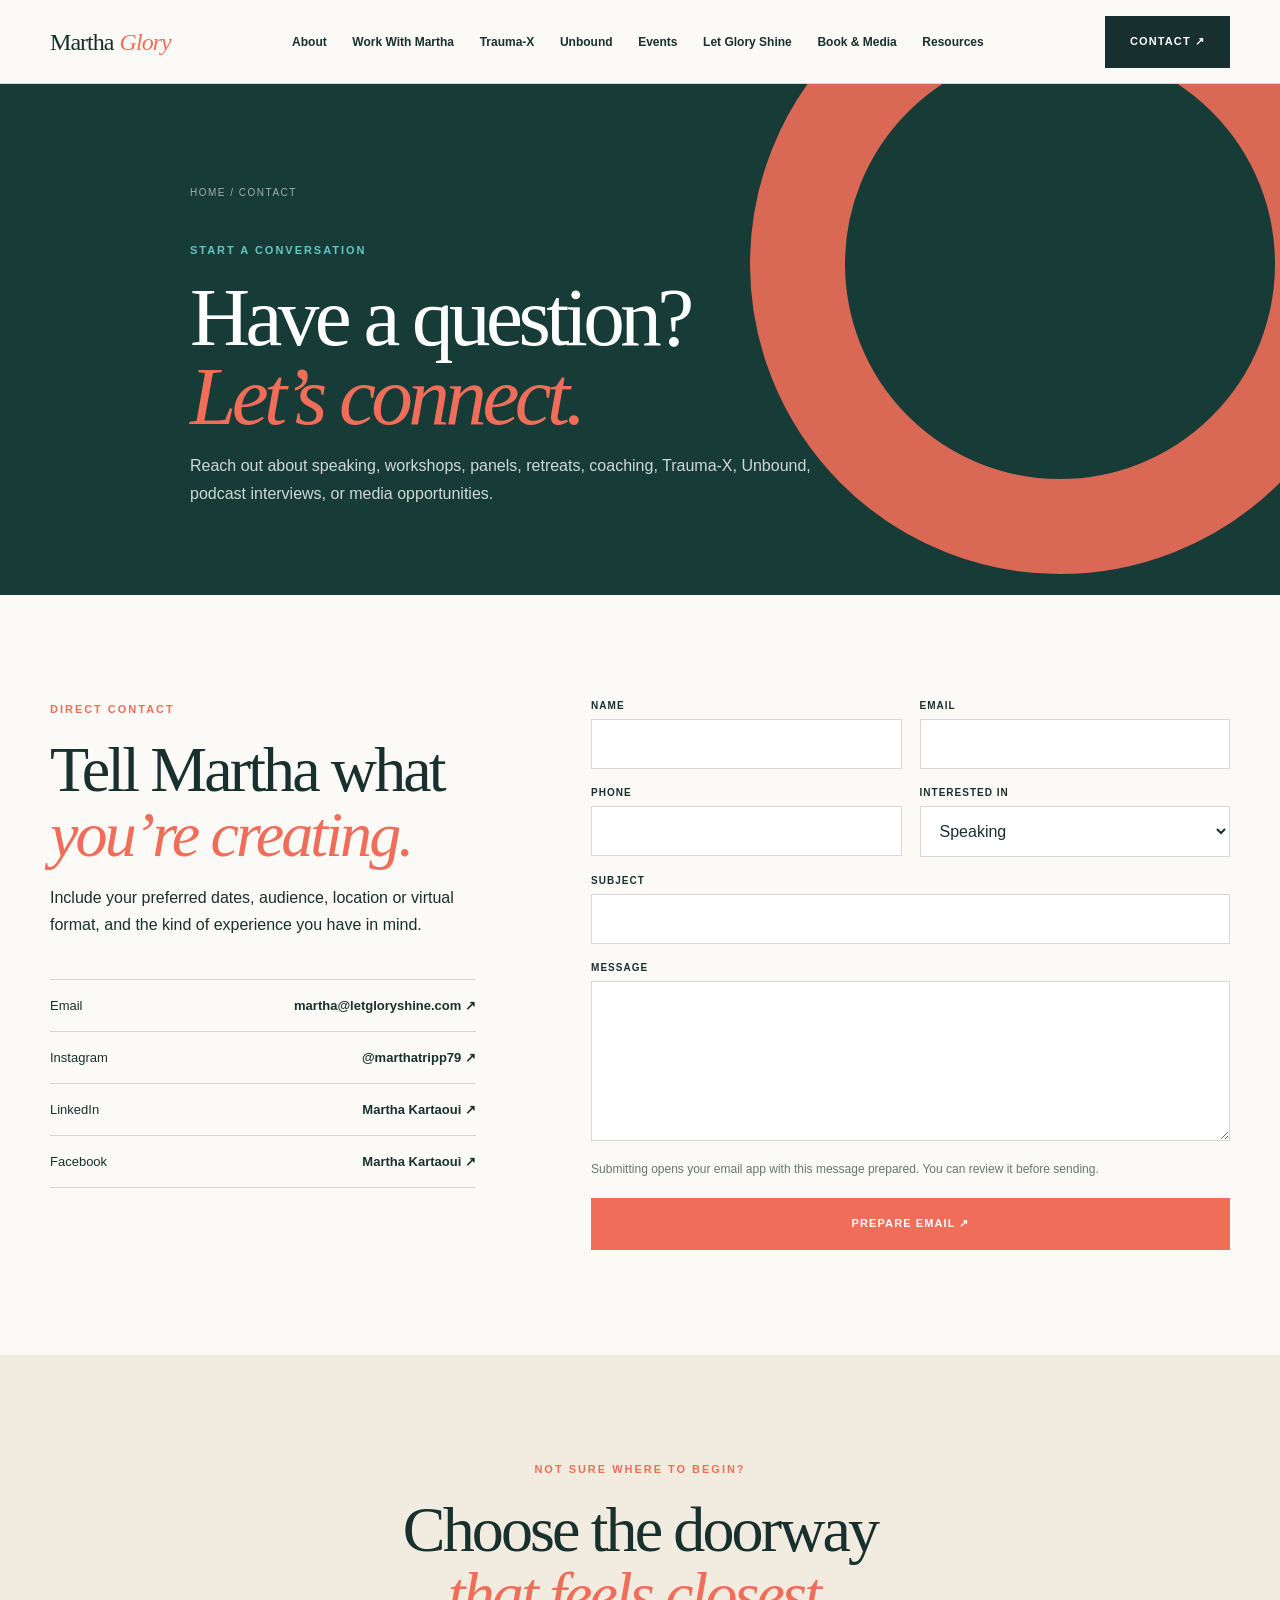
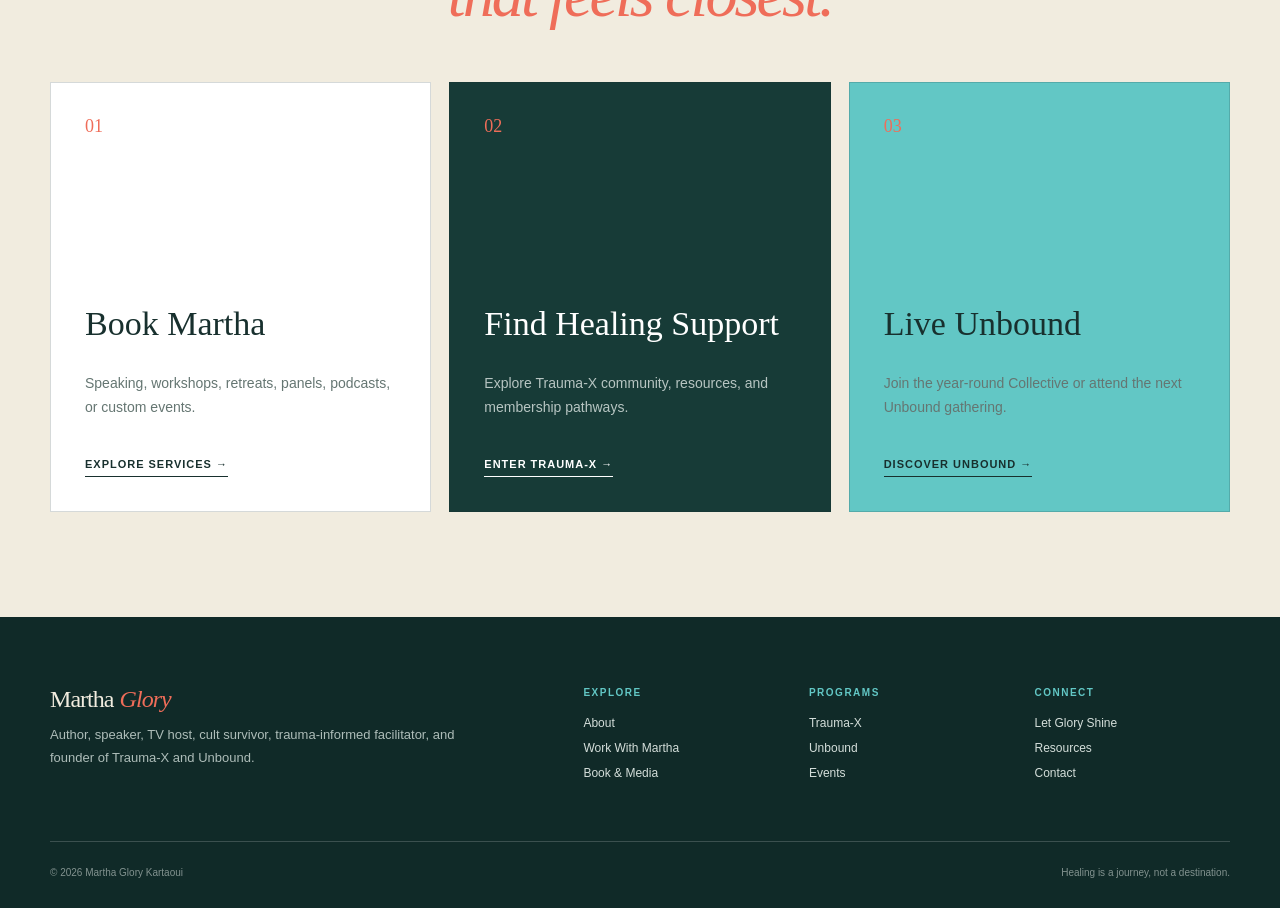
<file: public/contact.html>
﻿<!doctype html>
<html lang="en">
<head><meta charset="utf-8"><meta name="viewport" content="width=device-width, initial-scale=1"><title>Contact Martha Glory Kartaoui</title><meta name="description" content="Contact Martha Glory Kartaoui about speaking, workshops, coaching, retreats, Unbound, Trauma-X, podcasts, and media."><link rel="stylesheet" href="assets/styles.css"></head>
<body>
  <a class="skip-link" href="#main">Skip to content</a>
  <header class="site-header"><div class="container header-inner"><a class="brand" href="index.html"><span>Martha</span> <em>Glory</em></a><nav class="desktop-nav" aria-label="Primary"><a href="about.html">About</a><a href="work-with-martha.html">Work With Martha</a><a href="trauma-x.html">Trauma-X</a><a href="unbound.html">Unbound</a><a href="events.html">Events</a><a href="let-glory-shine.html">Let Glory Shine</a><a href="book-media.html">Book & Media</a><a href="resources.html">Resources</a></nav><a class="button header-cta" aria-current="page" href="contact.html">Contact ↗</a><button class="menu-button" aria-label="Open menu" aria-expanded="false"><span></span></button></div></header>
  <nav class="mobile-panel" aria-label="Mobile navigation"><a href="about.html">About Martha</a><a href="work-with-martha.html">Work With Martha</a><a href="trauma-x.html">Trauma-X</a><a href="unbound.html">Unbound</a><a href="events.html">Events</a><a href="let-glory-shine.html">Let Glory Shine</a><a href="book-media.html">Book & Media</a><a href="resources.html">Resources</a><a href="contact.html">Contact</a></nav>
  <main id="main">
    <section class="page-hero coral"><div class="container page-hero-content"><p class="breadcrumbs">Home / Contact</p><p class="eyebrow light">Start a conversation</p><h1 class="display">Have a question?<br><em>Let’s connect.</em></h1><p>Reach out about speaking, workshops, panels, retreats, coaching, Trauma-X, Unbound, podcast interviews, or media opportunities.</p></div></section>
    <section class="section"><div class="container contact-grid">
      <div><p class="eyebrow">Direct contact</p><h2 class="title">Tell Martha what<br><em>you’re creating.</em></h2><p>Include your preferred dates, audience, location or virtual format, and the kind of experience you have in mind.</p><div class="contact-list"><a href="mailto:martha@letgloryshine.com"><span>Email</span><strong>martha@letgloryshine.com ↗</strong></a><a href="https://www.instagram.com/marthatripp79" target="_blank" rel="noopener"><span>Instagram</span><strong>@marthatripp79 ↗</strong></a><a href="https://www.linkedin.com/in/martha-kartaoui-44318893" target="_blank" rel="noopener"><span>LinkedIn</span><strong>Martha Kartaoui ↗</strong></a><a href="https://www.facebook.com/martha.kartaoui" target="_blank" rel="noopener"><span>Facebook</span><strong>Martha Kartaoui ↗</strong></a></div></div>
      <form class="contact-form" id="contact-form">
        <div class="field"><label for="name">Name</label><input id="name" name="name" required autocomplete="name"></div>
        <div class="field"><label for="email">Email</label><input id="email" name="email" type="email" required autocomplete="email"></div>
        <div class="field"><label for="phone">Phone</label><input id="phone" name="phone" type="tel" autocomplete="tel"></div>
        <div class="field"><label for="interest">Interested in</label><select id="interest" name="interest"><option>Speaking</option><option>Workshop facilitation</option><option>Panel or fireside chat</option><option>Retreat collaboration</option><option>Coaching or mentorship</option><option>Trauma-X</option><option>Unbound</option><option>Podcast or media</option><option>Other</option></select></div>
        <div class="field full"><label for="subject">Subject</label><input id="subject" name="subject" required></div>
        <div class="field full"><label for="message">Message</label><textarea id="message" name="message" required></textarea></div>
        <p class="form-note">Submitting opens your email app with this message prepared. You can review it before sending.</p>
        <div class="field full"><button class="button coral" type="submit">Prepare email ↗</button></div>
      </form>
    </div></section>
    <section class="section alt"><div class="container"><div class="section-heading center"><p class="eyebrow">Not sure where to begin?</p><h2 class="title">Choose the doorway<br><em>that feels closest.</em></h2></div><div class="path-grid"><a class="path-card" href="work-with-martha.html"><span class="number">01</span><h3>Book Martha</h3><p>Speaking, workshops, retreats, panels, podcasts, or custom events.</p><span class="text-link">Explore services →</span></a><a class="path-card trauma" href="trauma-x.html"><span class="number">02</span><h3>Find Healing Support</h3><p>Explore Trauma-X community, resources, and membership pathways.</p><span class="text-link">Enter Trauma-X →</span></a><a class="path-card unbound" href="unbound.html"><span class="number">03</span><h3>Live Unbound</h3><p>Join the year-round Collective or attend the next Unbound gathering.</p><span class="text-link">Discover Unbound →</span></a></div></div></section>
  </main>
  <footer class="site-footer"><div class="container"><div class="footer-top"><div class="footer-brand"><a class="brand" href="index.html"><span>Martha</span> <em>Glory</em></a><p>Author, speaker, TV host, cult survivor, trauma-informed facilitator, and founder of Trauma-X and Unbound.</p></div><div class="footer-links"><div><h3>Explore</h3><a href="about.html">About</a><a href="work-with-martha.html">Work With Martha</a><a href="book-media.html">Book & Media</a></div><div><h3>Programs</h3><a href="trauma-x.html">Trauma-X</a><a href="unbound.html">Unbound</a><a href="events.html">Events</a></div><div><h3>Connect</h3><a href="let-glory-shine.html">Let Glory Shine</a><a href="resources.html">Resources</a><a href="contact.html">Contact</a></div></div></div><div class="footer-bottom"><span>© <span data-year>2026</span> Martha Glory Kartaoui</span><span>Healing is a journey, not a destination.</span></div></div></footer>
  <script src="assets/site.js"></script>
</body>
</html>
</file>
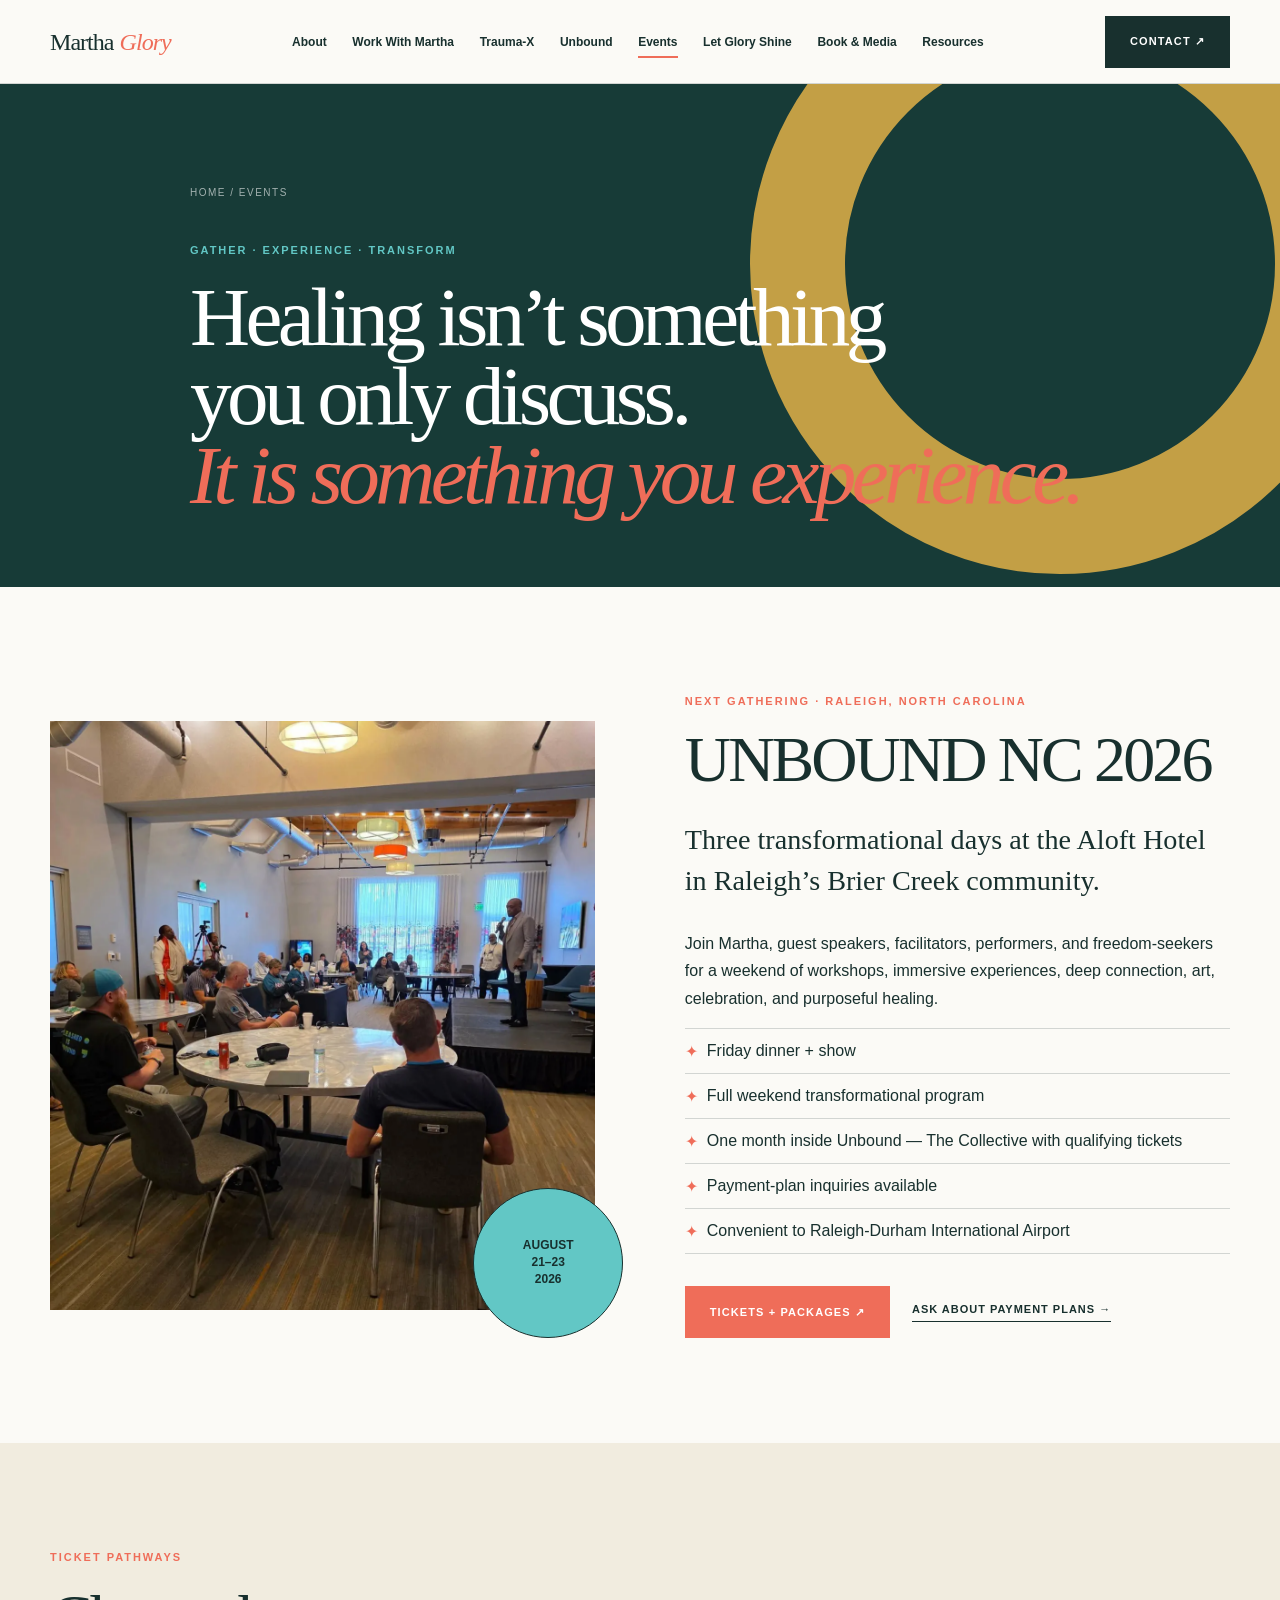
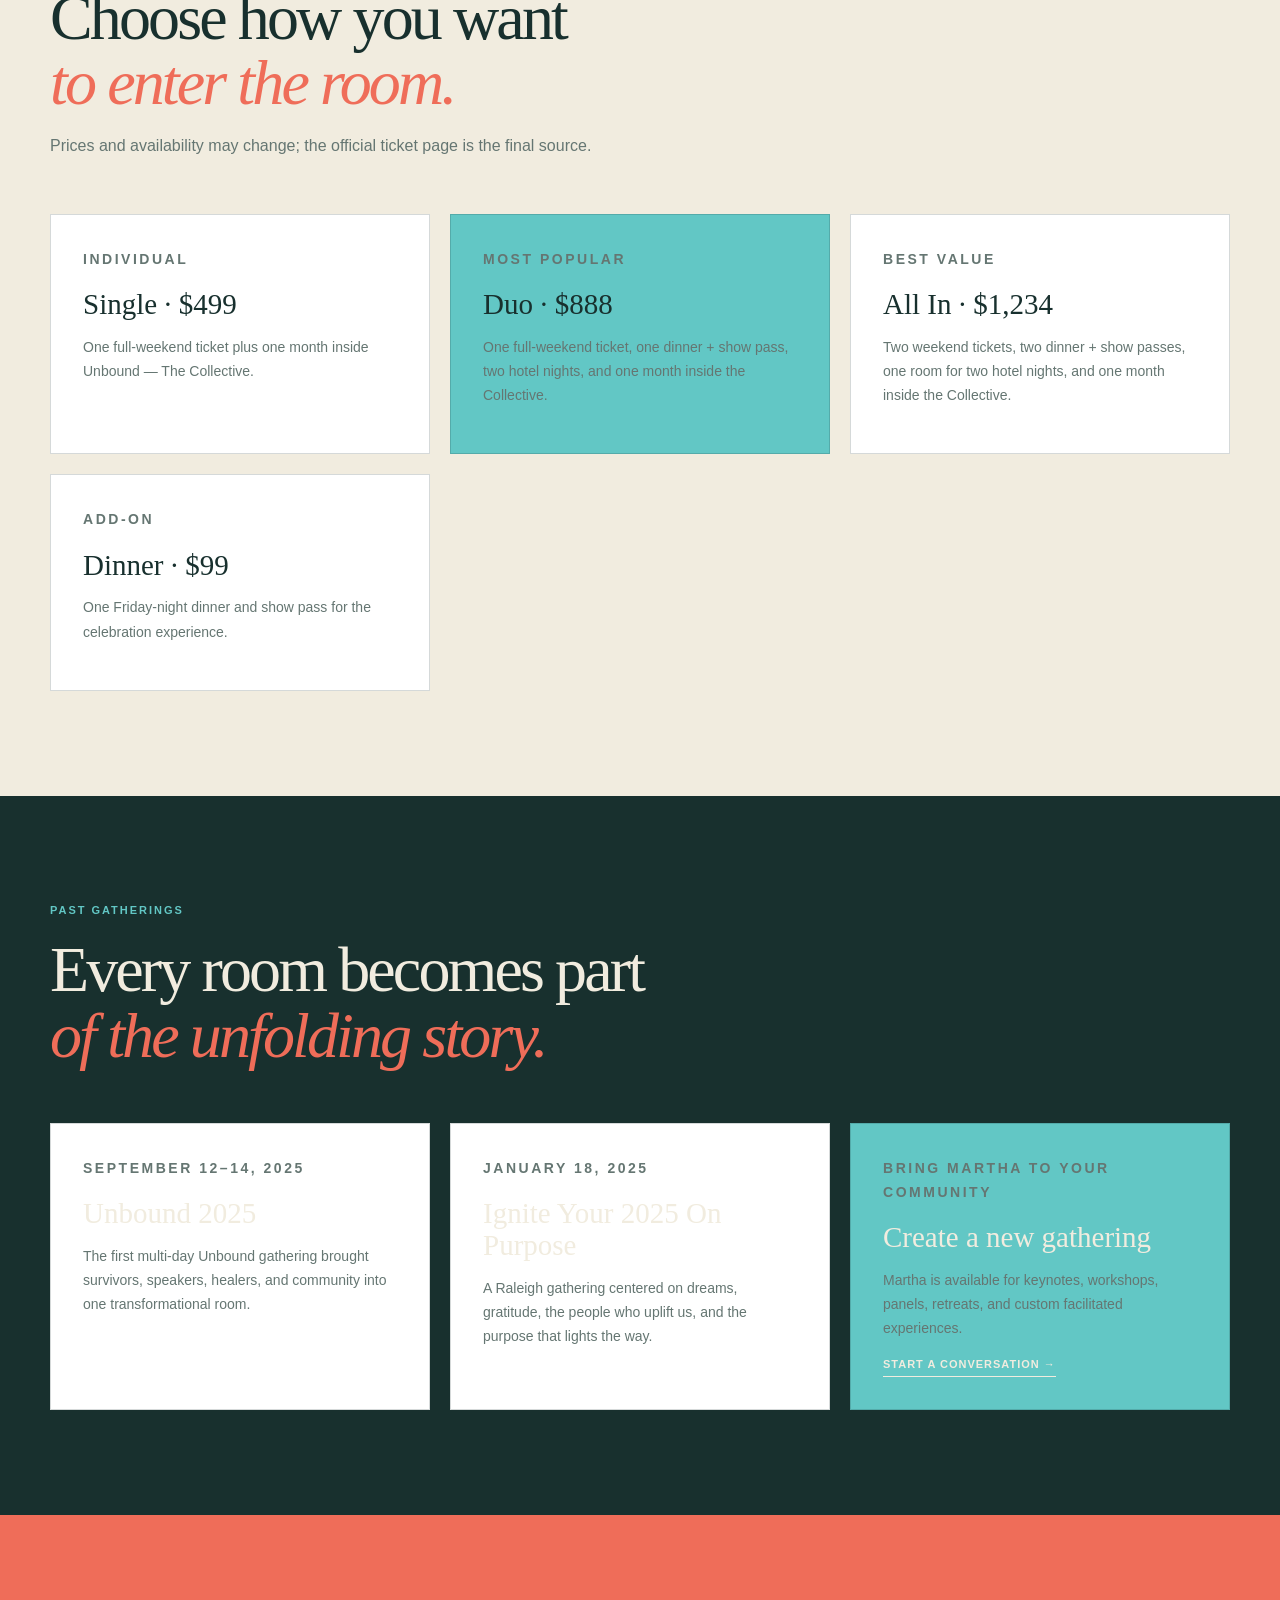
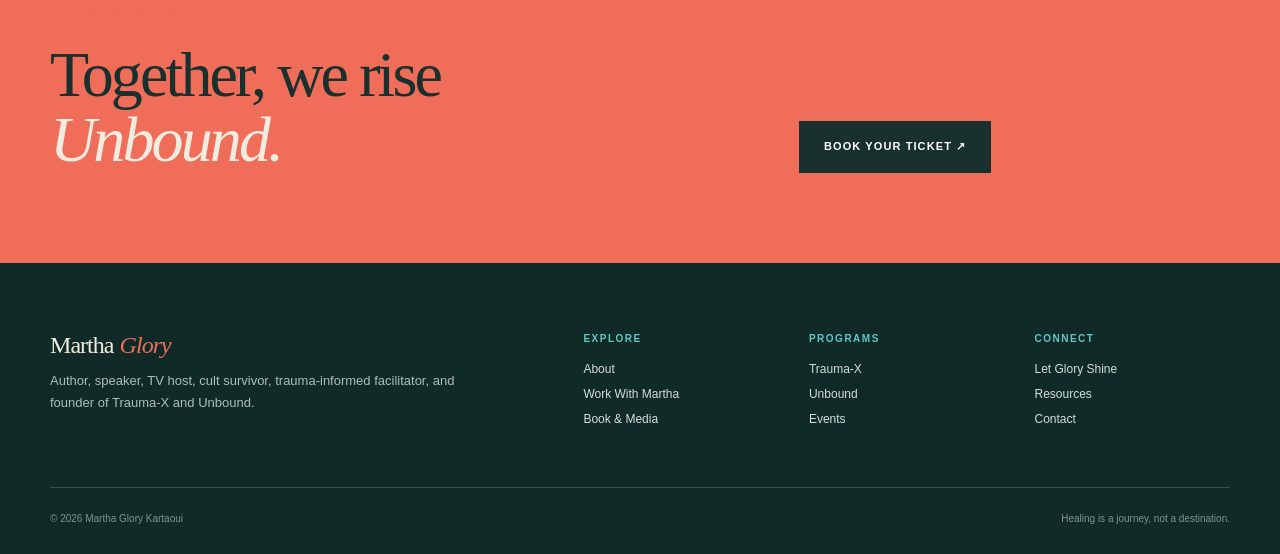
<file: public/events.html>
﻿<!doctype html>
<html lang="en">
<head><meta charset="utf-8"><meta name="viewport" content="width=device-width, initial-scale=1"><title>Events | Martha Glory & Unbound</title><meta name="description" content="Explore upcoming and past transformational events led by Martha Glory Kartaoui, including Unbound NC 2026."><link rel="stylesheet" href="assets/styles.css"></head>
<body>
  <a class="skip-link" href="#main">Skip to content</a>
  <header class="site-header"><div class="container header-inner"><a class="brand" href="index.html"><span>Martha</span> <em>Glory</em></a><nav class="desktop-nav" aria-label="Primary"><a href="about.html">About</a><a href="work-with-martha.html">Work With Martha</a><a href="trauma-x.html">Trauma-X</a><a href="unbound.html">Unbound</a><a aria-current="page" href="events.html">Events</a><a href="let-glory-shine.html">Let Glory Shine</a><a href="book-media.html">Book & Media</a><a href="resources.html">Resources</a></nav><a class="button header-cta" href="contact.html">Contact ↗</a><button class="menu-button" aria-label="Open menu" aria-expanded="false"><span></span></button></div></header>
  <nav class="mobile-panel" aria-label="Mobile navigation"><a href="about.html">About Martha</a><a href="work-with-martha.html">Work With Martha</a><a href="trauma-x.html">Trauma-X</a><a href="unbound.html">Unbound</a><a href="events.html">Events</a><a href="let-glory-shine.html">Let Glory Shine</a><a href="book-media.html">Book & Media</a><a href="resources.html">Resources</a><a href="contact.html">Contact</a></nav>
  <main id="main">
    <section class="page-hero gold"><div class="container page-hero-content"><p class="breadcrumbs">Home / Events</p><p class="eyebrow light">Gather · experience · transform</p><h1 class="display">Healing isn’t something<br>you only discuss.<br><em>It is something you experience.</em></h1></div></section>
    <section class="section"><div class="container event-layout">
      <div class="event-photo"><img src="assets/images/unbound-audience.webp" alt="The Unbound event community"><span class="date-badge">AUGUST<br>21–23<br>2026</span></div>
      <div class="event-copy"><p class="eyebrow">Next gathering · Raleigh, North Carolina</p><h2>UNBOUND NC 2026</h2><p class="lede">Three transformational days at the Aloft Hotel in Raleigh’s Brier Creek community.</p><p>Join Martha, guest speakers, facilitators, performers, and freedom-seekers for a weekend of workshops, immersive experiences, deep connection, art, celebration, and purposeful healing.</p><ul><li>Friday dinner + show</li><li>Full weekend transformational program</li><li>One month inside Unbound — The Collective with qualifying tickets</li><li>Payment-plan inquiries available</li><li>Convenient to Raleigh-Durham International Airport</li></ul><div class="actions"><a class="button coral" href="https://unboundcommunity.com/nc" target="_blank" rel="noopener">Tickets + packages ↗</a><a class="text-link" href="mailto:martha@letgloryshine.com?subject=Unbound%202026%20payment%20plan">Ask about payment plans →</a></div></div>
    </div></section>
    <section class="section alt"><div class="container">
      <div class="section-heading"><p class="eyebrow">Ticket pathways</p><h2 class="title">Choose how you want<br><em>to enter the room.</em></h2><p>Prices and availability may change; the official ticket page is the final source.</p></div>
      <div class="card-grid">
        <article class="info-card"><p class="eyebrow">Individual</p><h3>Single · $499</h3><p>One full-weekend ticket plus one month inside Unbound — The Collective.</p></article>
        <article class="info-card featured"><p class="eyebrow">Most popular</p><h3>Duo · $888</h3><p>One full-weekend ticket, one dinner + show pass, two hotel nights, and one month inside the Collective.</p></article>
        <article class="info-card"><p class="eyebrow">Best value</p><h3>All In · $1,234</h3><p>Two weekend tickets, two dinner + show passes, one room for two hotel nights, and one month inside the Collective.</p></article>
        <article class="info-card"><p class="eyebrow">Add-on</p><h3>Dinner · $99</h3><p>One Friday-night dinner and show pass for the celebration experience.</p></article>
      </div>
    </div></section>
    <section class="section dark"><div class="container">
      <div class="section-heading"><p class="eyebrow light">Past gatherings</p><h2 class="title">Every room becomes part<br><em>of the unfolding story.</em></h2></div>
      <div class="card-grid">
        <article class="info-card"><p class="eyebrow">September 12–14, 2025</p><h3>Unbound 2025</h3><p>The first multi-day Unbound gathering brought survivors, speakers, healers, and community into one transformational room.</p></article>
        <article class="info-card"><p class="eyebrow">January 18, 2025</p><h3>Ignite Your 2025 On Purpose</h3><p>A Raleigh gathering centered on dreams, gratitude, the people who uplift us, and the purpose that lights the way.</p></article>
        <article class="info-card featured"><p class="eyebrow">Bring Martha to your community</p><h3>Create a new gathering</h3><p>Martha is available for keynotes, workshops, panels, retreats, and custom facilitated experiences.</p><a class="text-link" href="contact.html">Start a conversation →</a></article>
      </div>
    </div></section>
  </main>
  <section class="cta"><div class="container cta-inner"><div><p class="eyebrow">Get in the room</p><h2 class="title">Together, we rise<br><em>Unbound.</em></h2></div><div class="cta-actions"><a class="button" href="https://unboundcommunity.com/nc" target="_blank" rel="noopener">Book your ticket ↗</a></div></div></section>
  <footer class="site-footer"><div class="container"><div class="footer-top"><div class="footer-brand"><a class="brand" href="index.html"><span>Martha</span> <em>Glory</em></a><p>Author, speaker, TV host, cult survivor, trauma-informed facilitator, and founder of Trauma-X and Unbound.</p></div><div class="footer-links"><div><h3>Explore</h3><a href="about.html">About</a><a href="work-with-martha.html">Work With Martha</a><a href="book-media.html">Book & Media</a></div><div><h3>Programs</h3><a href="trauma-x.html">Trauma-X</a><a href="unbound.html">Unbound</a><a href="events.html">Events</a></div><div><h3>Connect</h3><a href="let-glory-shine.html">Let Glory Shine</a><a href="resources.html">Resources</a><a href="contact.html">Contact</a></div></div></div><div class="footer-bottom"><span>© <span data-year>2026</span> Martha Glory Kartaoui</span><span>Healing is a journey, not a destination.</span></div></div></footer>
  <script src="assets/site.js"></script>
</body>
</html>
</file>
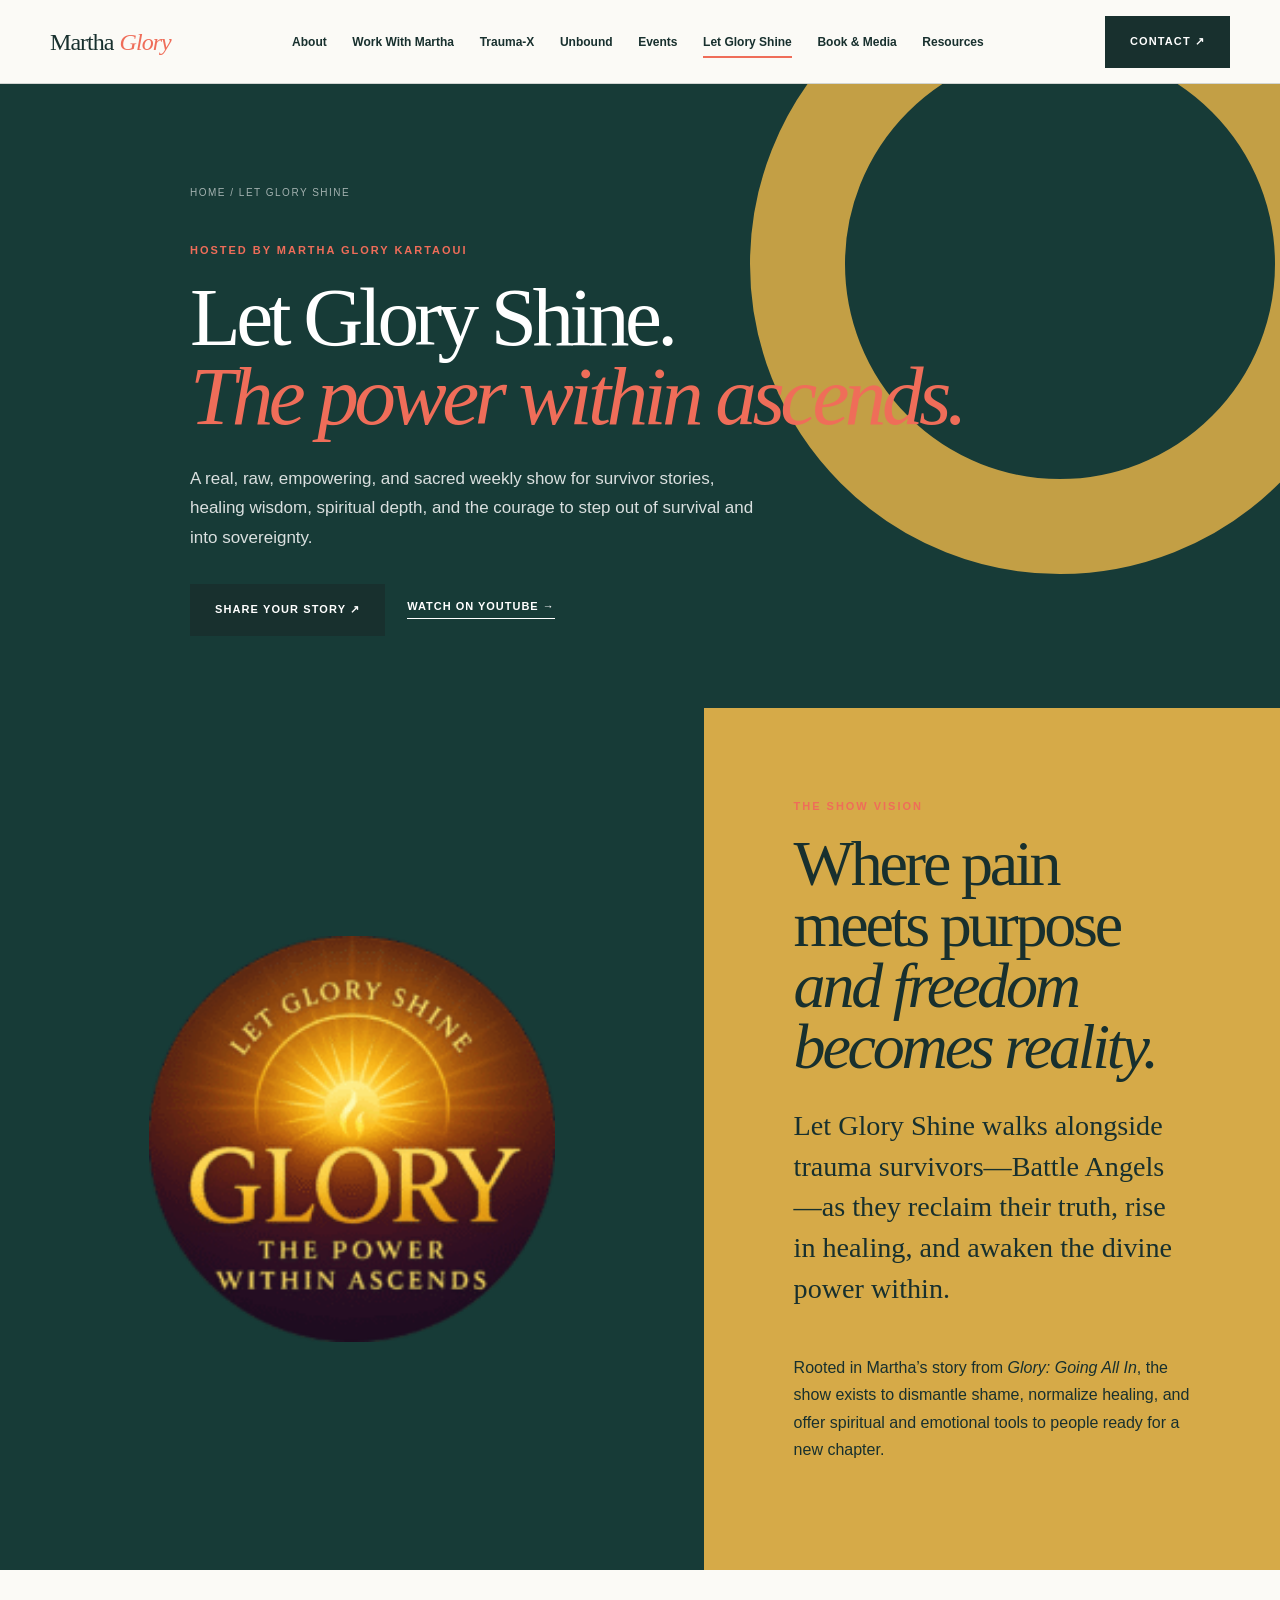
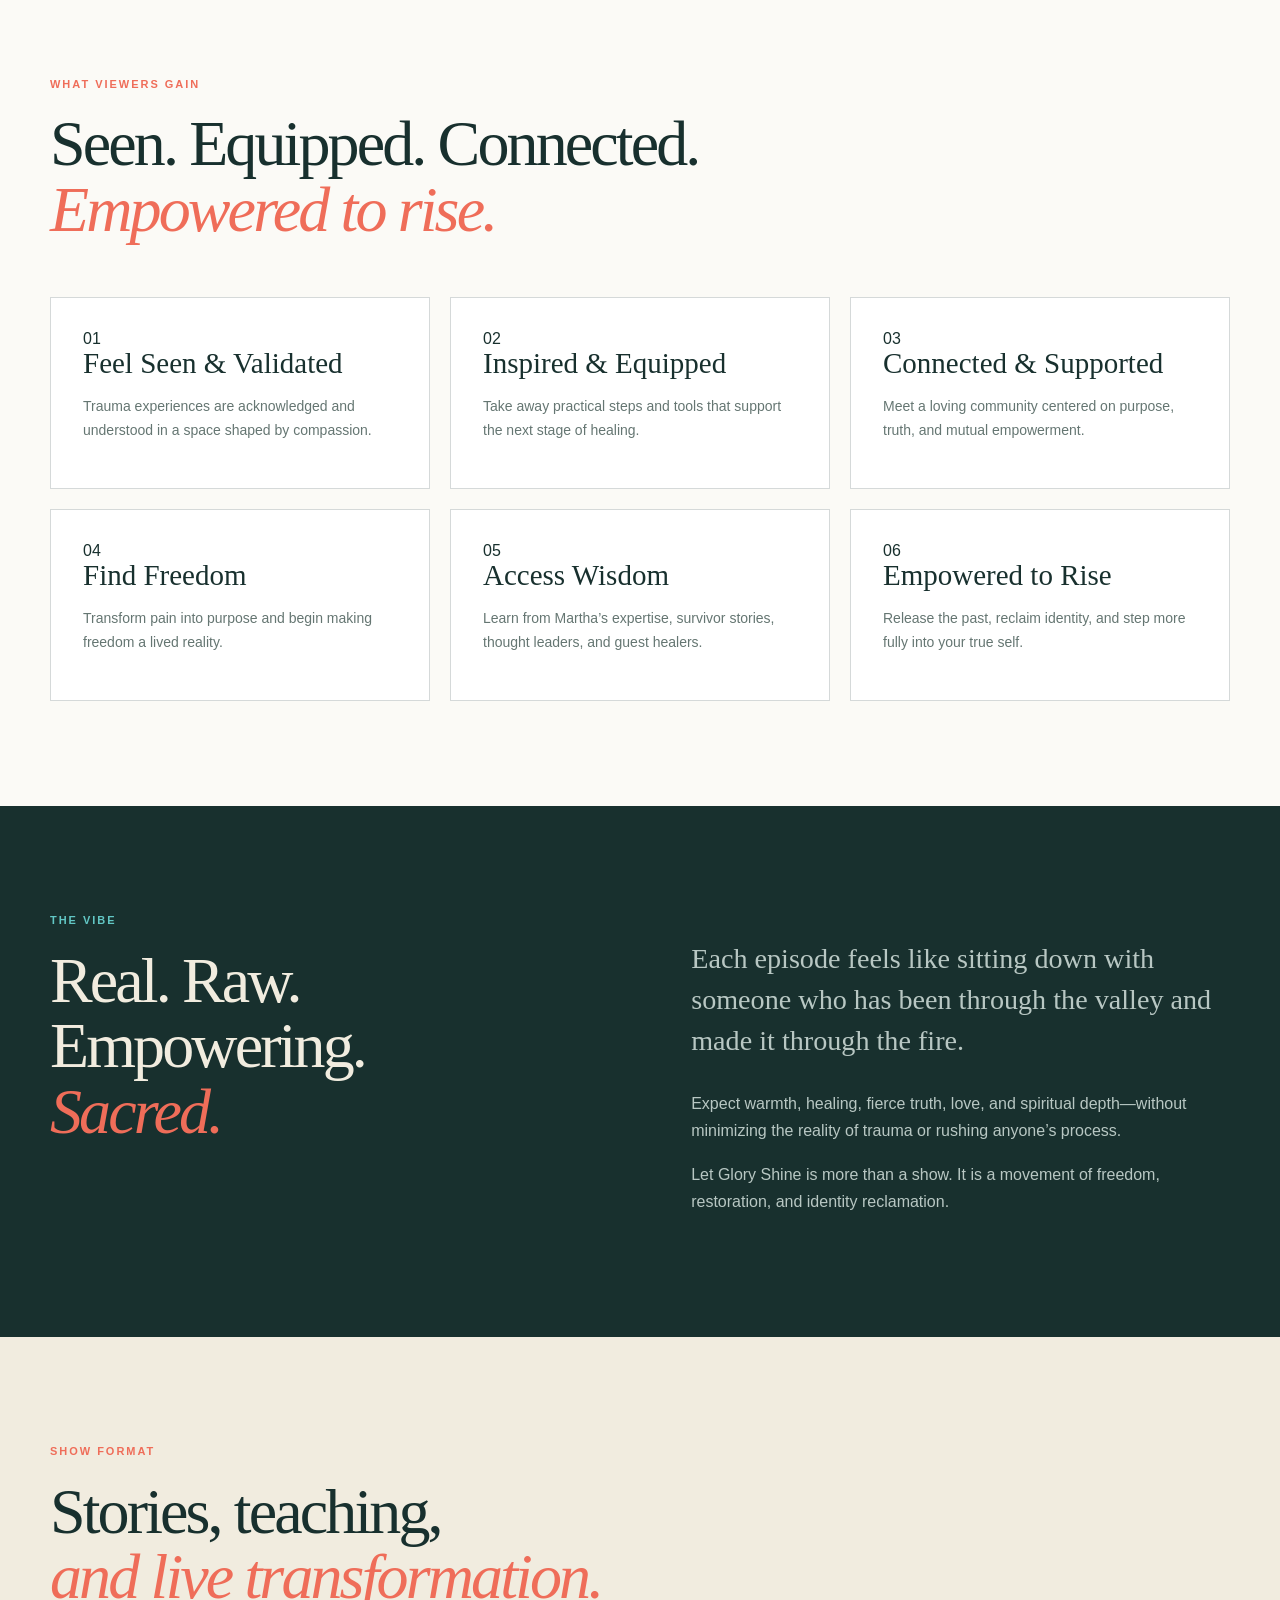
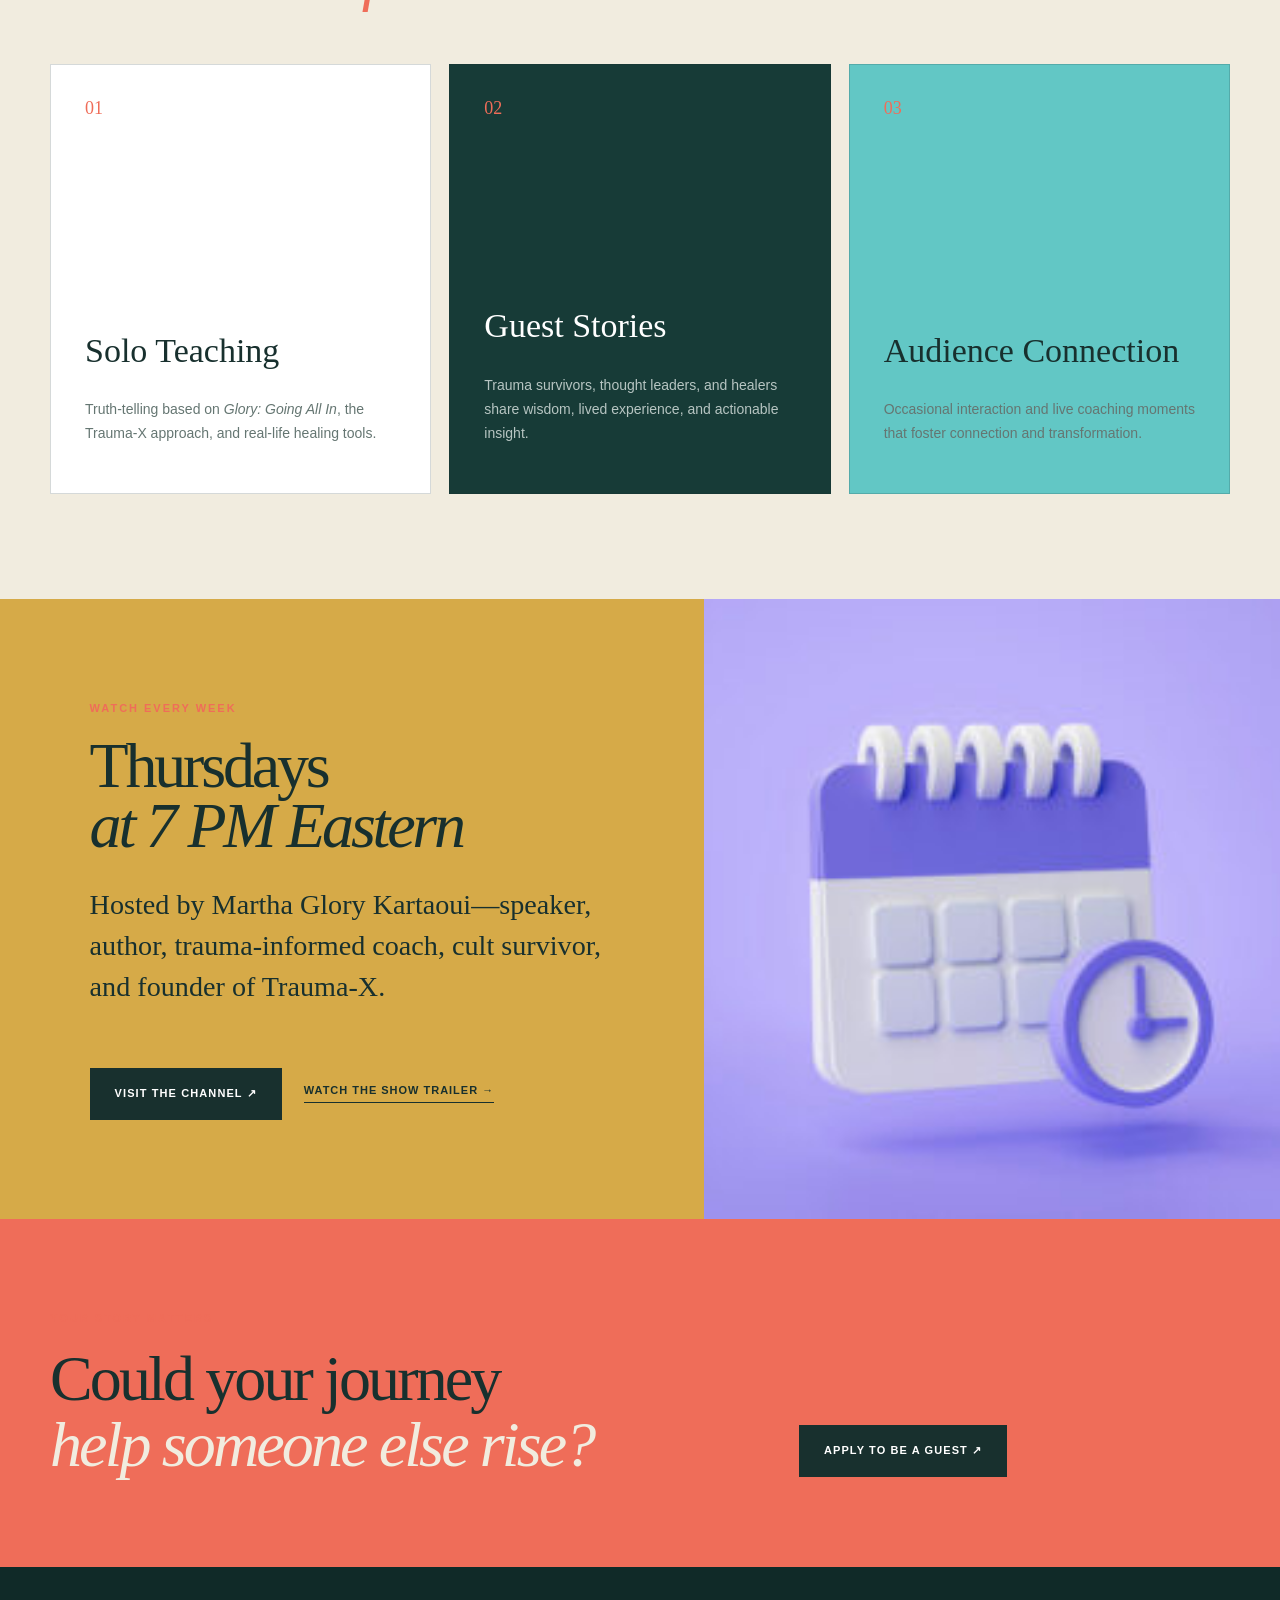
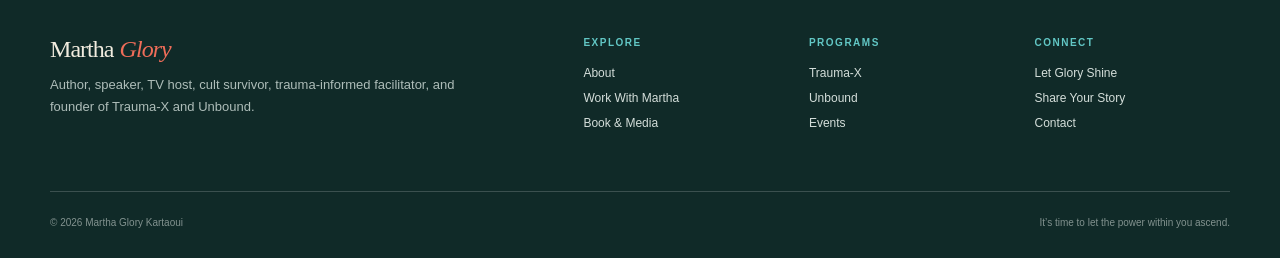
<file: public/let-glory-shine.html>
﻿<!doctype html>
<html lang="en">
<head>
  <meta charset="utf-8">
  <meta name="viewport" content="width=device-width, initial-scale=1">
  <title>Let Glory Shine | The Power Within Ascends</title>
  <meta name="description" content="Let Glory Shine is Martha Glory Kartaoui's weekly show for survivor stories, healing tools, fierce truth, spiritual depth, and freedom.">
  <link rel="stylesheet" href="assets/styles.css">
</head>
<body>
  <a class="skip-link" href="#main">Skip to content</a>
  <header class="site-header"><div class="container header-inner"><a class="brand" href="index.html"><span>Martha</span> <em>Glory</em></a><nav class="desktop-nav" aria-label="Primary"><a href="about.html">About</a><a href="work-with-martha.html">Work With Martha</a><a href="trauma-x.html">Trauma-X</a><a href="unbound.html">Unbound</a><a href="events.html">Events</a><a aria-current="page" href="let-glory-shine.html">Let Glory Shine</a><a href="book-media.html">Book & Media</a><a href="resources.html">Resources</a></nav><a class="button header-cta" href="contact.html">Contact ↗</a><button class="menu-button" aria-label="Open menu" aria-expanded="false"><span></span></button></div></header>
  <nav class="mobile-panel" aria-label="Mobile navigation"><a href="about.html">About Martha</a><a href="work-with-martha.html">Work With Martha</a><a href="trauma-x.html">Trauma-X</a><a href="unbound.html">Unbound</a><a href="events.html">Events</a><a href="let-glory-shine.html">Let Glory Shine</a><a href="book-media.html">Book & Media</a><a href="resources.html">Resources</a><a href="contact.html">Contact</a></nav>

  <main id="main">
    <section class="page-hero gold">
      <div class="container page-hero-content">
        <p class="breadcrumbs">Home / Let Glory Shine</p>
        <p class="eyebrow">Hosted by Martha Glory Kartaoui</p>
        <h1 class="display">Let Glory Shine.<br><em>The power within ascends.</em></h1>
        <p class="hero-copy">A real, raw, empowering, and sacred weekly show for survivor stories, healing wisdom, spiritual depth, and the courage to step out of survival and into sovereignty.</p>
        <div class="actions"><a class="button" href="share-your-story.html">Share your story ↗</a><a class="text-link" href="https://www.youtube.com/@letgloryshine" target="_blank" rel="noopener">Watch on YouTube →</a></div>
      </div>
    </section>

    <section class="feature-band">
      <div class="feature-image show-art"><img src="assets/images/let-glory-shine-logo.png" alt="Let Glory Shine show emblem"></div>
      <div class="feature-copy">
        <p class="eyebrow">The show vision</p>
        <h2>Where pain meets purpose<br><em>and freedom becomes reality.</em></h2>
        <p class="lede">Let Glory Shine walks alongside trauma survivors—Battle Angels—as they reclaim their truth, rise in healing, and awaken the divine power within.</p>
        <p>Rooted in Martha’s story from <em>Glory: Going All In</em>, the show exists to dismantle shame, normalize healing, and offer spiritual and emotional tools to people ready for a new chapter.</p>
      </div>
    </section>

    <section class="section">
      <div class="container">
        <div class="section-heading"><p class="eyebrow">What viewers gain</p><h2 class="title">Seen. Equipped. Connected.<br><em>Empowered to rise.</em></h2></div>
        <div class="card-grid three">
          <article class="info-card"><span class="number">01</span><h3>Feel Seen & Validated</h3><p>Trauma experiences are acknowledged and understood in a space shaped by compassion.</p></article>
          <article class="info-card"><span class="number">02</span><h3>Inspired & Equipped</h3><p>Take away practical steps and tools that support the next stage of healing.</p></article>
          <article class="info-card"><span class="number">03</span><h3>Connected & Supported</h3><p>Meet a loving community centered on purpose, truth, and mutual empowerment.</p></article>
          <article class="info-card"><span class="number">04</span><h3>Find Freedom</h3><p>Transform pain into purpose and begin making freedom a lived reality.</p></article>
          <article class="info-card"><span class="number">05</span><h3>Access Wisdom</h3><p>Learn from Martha’s expertise, survivor stories, thought leaders, and guest healers.</p></article>
          <article class="info-card"><span class="number">06</span><h3>Empowered to Rise</h3><p>Release the past, reclaim identity, and step more fully into your true self.</p></article>
        </div>
      </div>
    </section>

    <section class="section dark">
      <div class="container section-grid">
        <div><p class="eyebrow light">The vibe</p><h2 class="title">Real. Raw. Empowering.<br><em>Sacred.</em></h2></div>
        <div class="prose"><p class="lede">Each episode feels like sitting down with someone who has been through the valley and made it through the fire.</p><p>Expect warmth, healing, fierce truth, love, and spiritual depth—without minimizing the reality of trauma or rushing anyone’s process.</p><p>Let Glory Shine is more than a show. It is a movement of freedom, restoration, and identity reclamation.</p></div>
      </div>
    </section>

    <section class="section alt">
      <div class="container">
        <div class="section-heading"><p class="eyebrow">Show format</p><h2 class="title">Stories, teaching,<br><em>and live transformation.</em></h2></div>
        <div class="path-grid">
          <article class="path-card"><span class="number">01</span><h3>Solo Teaching</h3><p>Truth-telling based on <em>Glory: Going All In</em>, the Trauma-X approach, and real-life healing tools.</p></article>
          <article class="path-card trauma"><span class="number">02</span><h3>Guest Stories</h3><p>Trauma survivors, thought leaders, and healers share wisdom, lived experience, and actionable insight.</p></article>
          <article class="path-card unbound"><span class="number">03</span><h3>Audience Connection</h3><p>Occasional interaction and live coaching moments that foster connection and transformation.</p></article>
        </div>
      </div>
    </section>

    <section class="feature-band reverse">
      <div class="feature-image"><img src="assets/images/let-glory-shine-host.jpg" alt="Martha Glory Kartaoui, host of Let Glory Shine"></div>
      <div class="feature-copy"><p class="eyebrow">Watch every week</p><h2>Thursdays<br><em>at 7 PM Eastern</em></h2><p class="lede">Hosted by Martha Glory Kartaoui—speaker, author, trauma-informed coach, cult survivor, and founder of Trauma-X.</p><div class="actions"><a class="button" href="https://www.youtube.com/@letgloryshine" target="_blank" rel="noopener">Visit the channel ↗</a><a class="text-link" href="https://www.youtube.com/watch?v=kSf1V1eQNTk" target="_blank" rel="noopener">Watch the show trailer →</a></div></div>
    </section>
  </main>

  <section class="cta"><div class="container cta-inner"><div><p class="eyebrow">Your story matters</p><h2 class="title">Could your journey<br><em>help someone else rise?</em></h2></div><div class="cta-actions"><a class="button" href="share-your-story.html">Apply to be a guest ↗</a></div></div></section>
  <footer class="site-footer"><div class="container"><div class="footer-top"><div class="footer-brand"><a class="brand" href="index.html"><span>Martha</span> <em>Glory</em></a><p>Author, speaker, TV host, cult survivor, trauma-informed facilitator, and founder of Trauma-X and Unbound.</p></div><div class="footer-links"><div><h3>Explore</h3><a href="about.html">About</a><a href="work-with-martha.html">Work With Martha</a><a href="book-media.html">Book & Media</a></div><div><h3>Programs</h3><a href="trauma-x.html">Trauma-X</a><a href="unbound.html">Unbound</a><a href="events.html">Events</a></div><div><h3>Connect</h3><a href="let-glory-shine.html">Let Glory Shine</a><a href="share-your-story.html">Share Your Story</a><a href="contact.html">Contact</a></div></div></div><div class="footer-bottom"><span>© <span data-year>2026</span> Martha Glory Kartaoui</span><span>It’s time to let the power within you ascend.</span></div></div></footer>
  <script src="assets/site.js"></script>
</body>
</html>
</file>
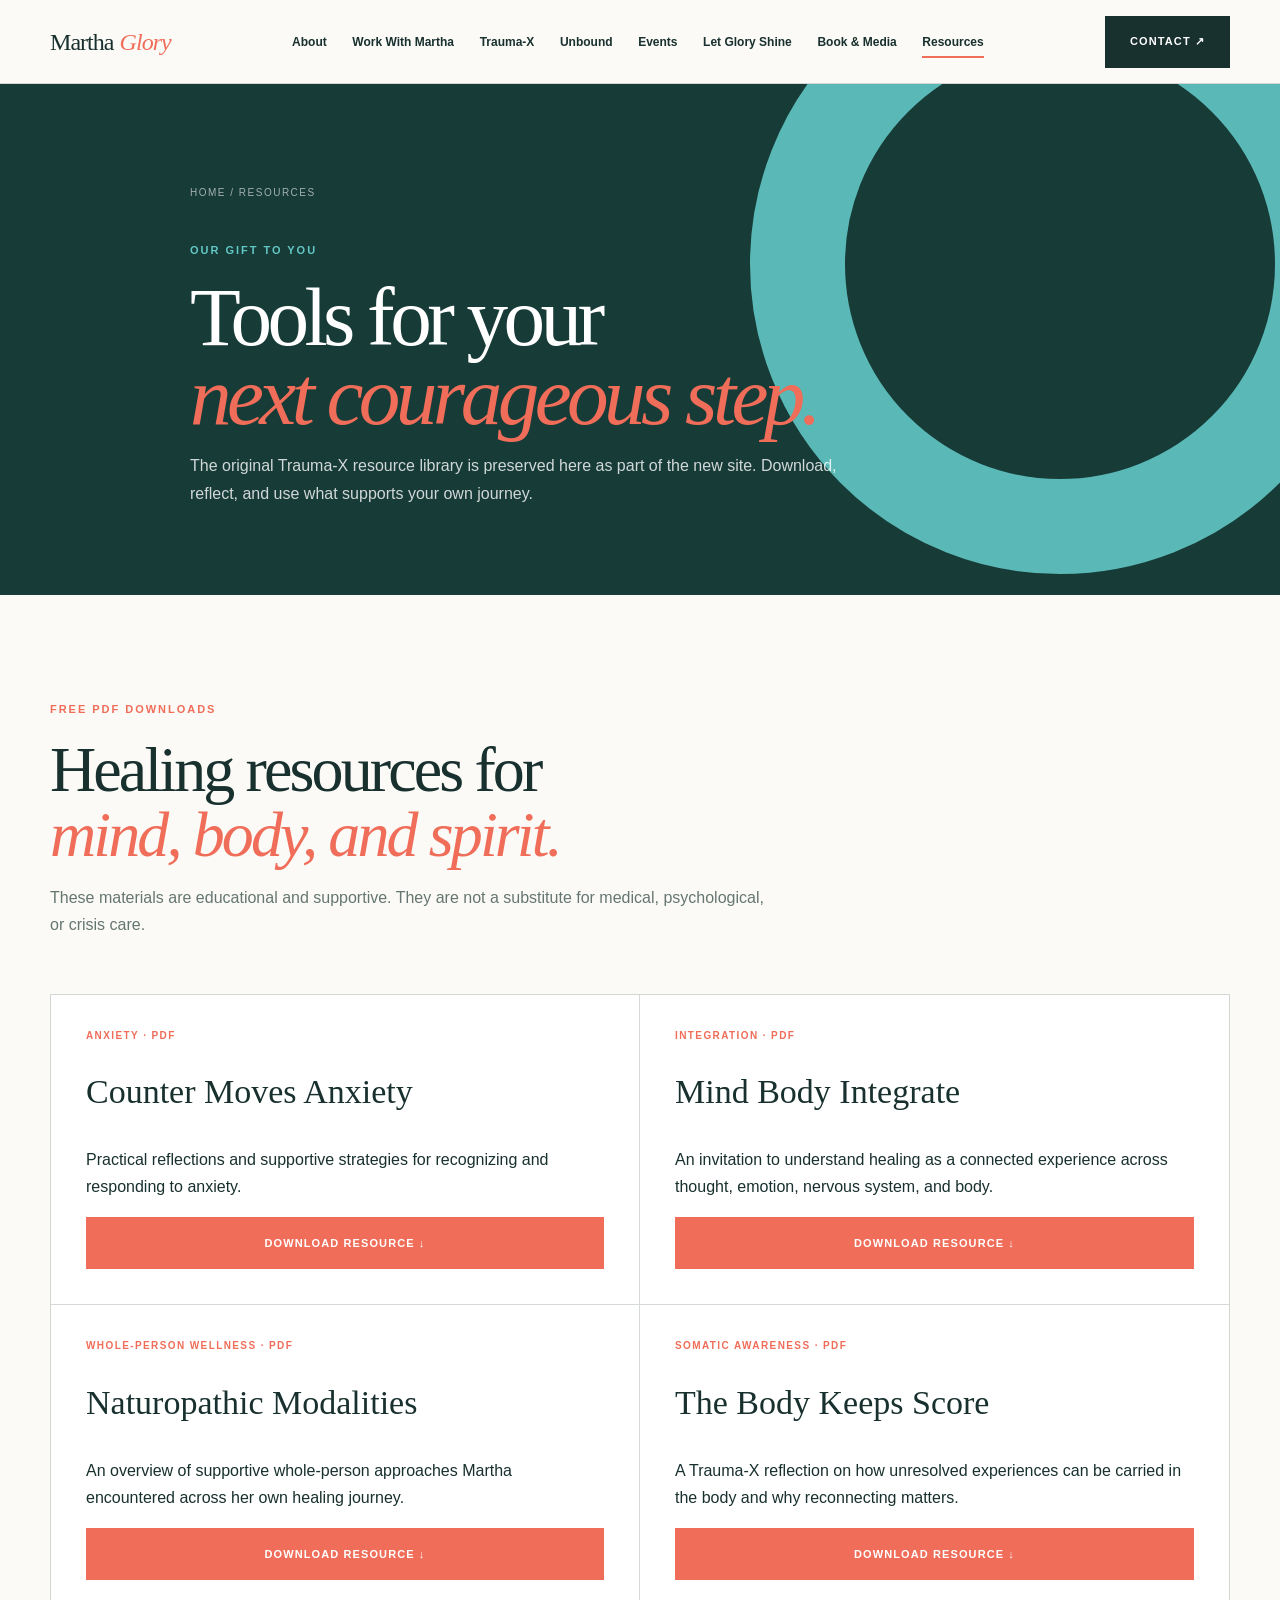
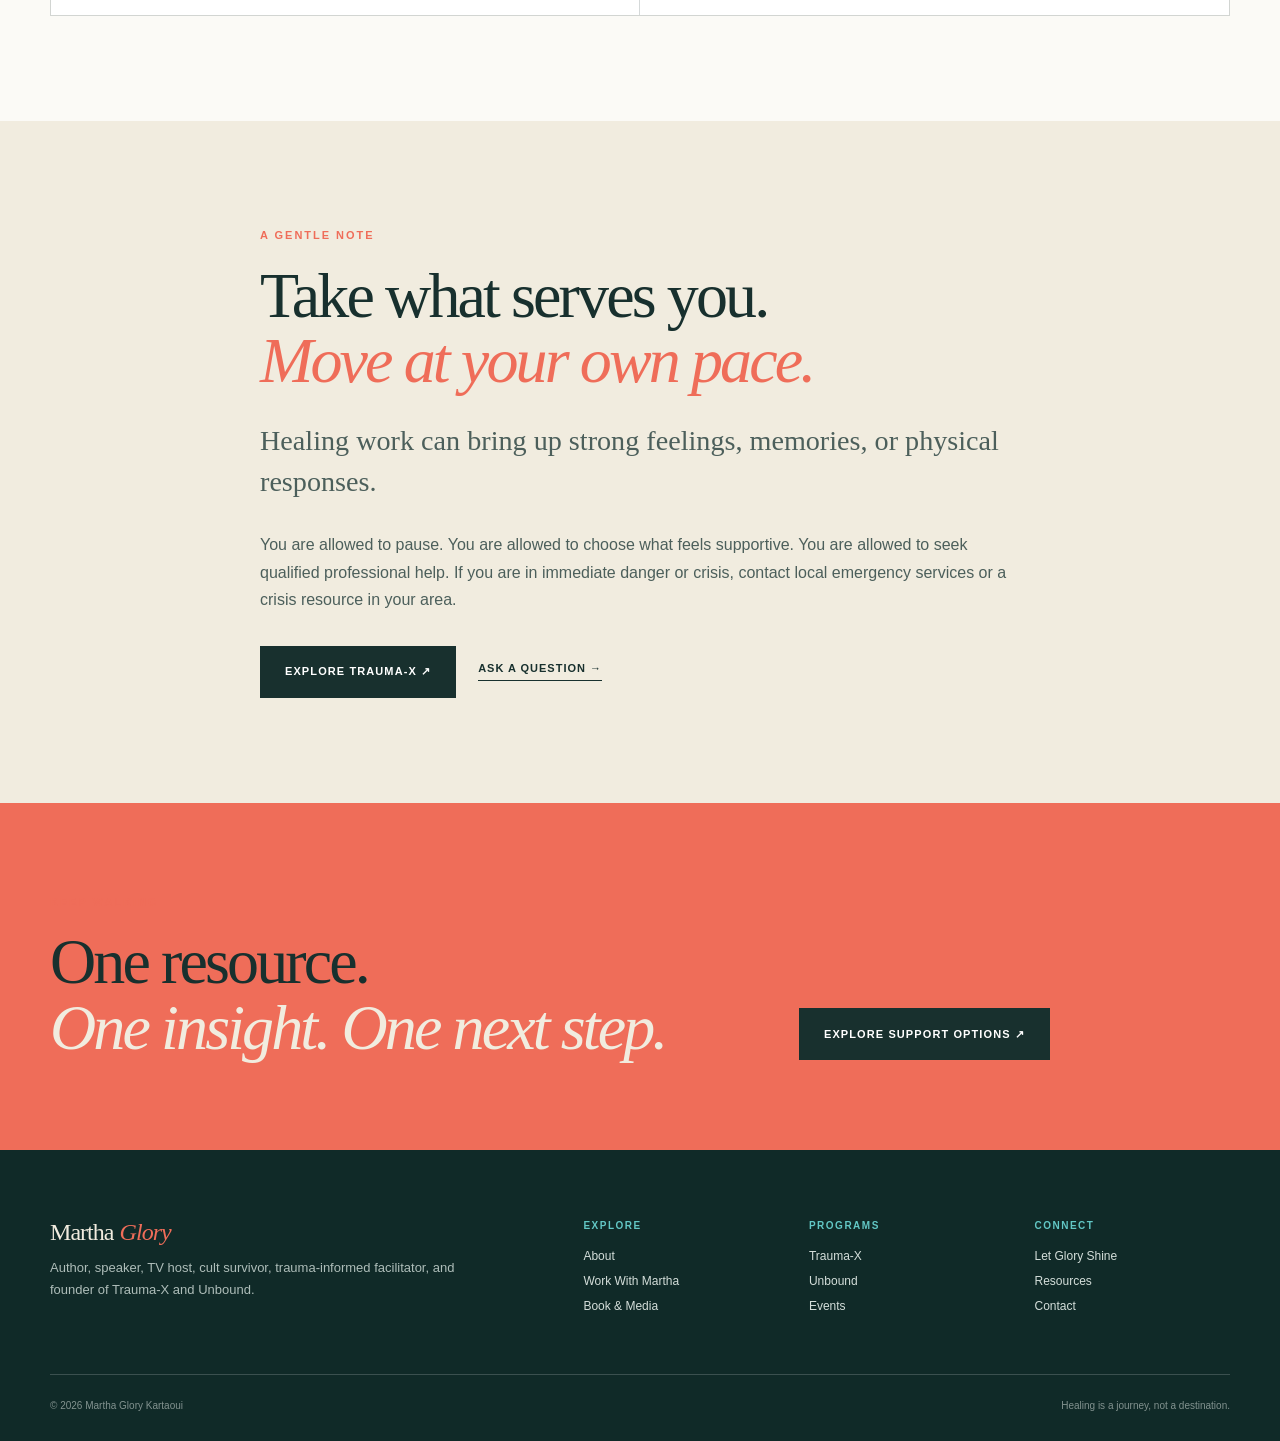
<file: public/resources.html>
﻿<!doctype html>
<html lang="en">
<head><meta charset="utf-8"><meta name="viewport" content="width=device-width, initial-scale=1"><title>Healing Resources | Trauma-X</title><meta name="description" content="Download free Trauma-X healing resources from Martha Glory Kartaoui on anxiety, mind-body integration, naturopathic modalities, and trauma in the body."><link rel="stylesheet" href="assets/styles.css"></head>
<body>
  <a class="skip-link" href="#main">Skip to content</a>
  <header class="site-header"><div class="container header-inner"><a class="brand" href="index.html"><span>Martha</span> <em>Glory</em></a><nav class="desktop-nav" aria-label="Primary"><a href="about.html">About</a><a href="work-with-martha.html">Work With Martha</a><a href="trauma-x.html">Trauma-X</a><a href="unbound.html">Unbound</a><a href="events.html">Events</a><a href="let-glory-shine.html">Let Glory Shine</a><a href="book-media.html">Book & Media</a><a aria-current="page" href="resources.html">Resources</a></nav><a class="button header-cta" href="contact.html">Contact ↗</a><button class="menu-button" aria-label="Open menu" aria-expanded="false"><span></span></button></div></header>
  <nav class="mobile-panel" aria-label="Mobile navigation"><a href="about.html">About Martha</a><a href="work-with-martha.html">Work With Martha</a><a href="trauma-x.html">Trauma-X</a><a href="unbound.html">Unbound</a><a href="events.html">Events</a><a href="let-glory-shine.html">Let Glory Shine</a><a href="book-media.html">Book & Media</a><a href="resources.html">Resources</a><a href="contact.html">Contact</a></nav>
  <main id="main">
    <section class="page-hero aqua"><div class="container page-hero-content"><p class="breadcrumbs">Home / Resources</p><p class="eyebrow light">Our gift to you</p><h1 class="display">Tools for your<br><em>next courageous step.</em></h1><p>The original Trauma-X resource library is preserved here as part of the new site. Download, reflect, and use what supports your own journey.</p></div></section>
    <section class="section"><div class="container">
      <div class="section-heading"><p class="eyebrow">Free PDF downloads</p><h2 class="title">Healing resources for<br><em>mind, body, and spirit.</em></h2><p>These materials are educational and supportive. They are not a substitute for medical, psychological, or crisis care.</p></div>
      <div class="resource-grid">
        <article class="resource-card"><span class="tag">Anxiety · PDF</span><h2>Counter Moves Anxiety</h2><p>Practical reflections and supportive strategies for recognizing and responding to anxiety.</p><a class="button coral" href="resources/counter-moves-anxiety.pdf" download>Download resource ↓</a></article>
        <article class="resource-card"><span class="tag">Integration · PDF</span><h2>Mind Body Integrate</h2><p>An invitation to understand healing as a connected experience across thought, emotion, nervous system, and body.</p><a class="button coral" href="resources/mind-body-integrate.pdf" download>Download resource ↓</a></article>
        <article class="resource-card"><span class="tag">Whole-person wellness · PDF</span><h2>Naturopathic Modalities</h2><p>An overview of supportive whole-person approaches Martha encountered across her own healing journey.</p><a class="button coral" href="resources/naturopathic-modalities.pdf" download>Download resource ↓</a></article>
        <article class="resource-card"><span class="tag">Somatic awareness · PDF</span><h2>The Body Keeps Score</h2><p>A Trauma-X reflection on how unresolved experiences can be carried in the body and why reconnecting matters.</p><a class="button coral" href="resources/body-keeps-score.pdf" download>Download resource ↓</a></article>
      </div>
    </div></section>
    <section class="section alt"><div class="narrow"><p class="eyebrow">A gentle note</p><h2 class="title">Take what serves you.<br><em>Move at your own pace.</em></h2><div class="prose"><p class="lede">Healing work can bring up strong feelings, memories, or physical responses.</p><p>You are allowed to pause. You are allowed to choose what feels supportive. You are allowed to seek qualified professional help. If you are in immediate danger or crisis, contact local emergency services or a crisis resource in your area.</p><div class="actions"><a class="button" href="trauma-x.html">Explore Trauma-X ↗</a><a class="text-link" href="contact.html">Ask a question →</a></div></div></div></section>
  </main>
  <section class="cta"><div class="container cta-inner"><div><p class="eyebrow">Keep walking</p><h2 class="title">One resource.<br><em>One insight. One next step.</em></h2></div><div class="cta-actions"><a class="button" href="trauma-x.html#memberships">Explore support options ↗</a></div></div></section>
  <footer class="site-footer"><div class="container"><div class="footer-top"><div class="footer-brand"><a class="brand" href="index.html"><span>Martha</span> <em>Glory</em></a><p>Author, speaker, TV host, cult survivor, trauma-informed facilitator, and founder of Trauma-X and Unbound.</p></div><div class="footer-links"><div><h3>Explore</h3><a href="about.html">About</a><a href="work-with-martha.html">Work With Martha</a><a href="book-media.html">Book & Media</a></div><div><h3>Programs</h3><a href="trauma-x.html">Trauma-X</a><a href="unbound.html">Unbound</a><a href="events.html">Events</a></div><div><h3>Connect</h3><a href="let-glory-shine.html">Let Glory Shine</a><a href="resources.html">Resources</a><a href="contact.html">Contact</a></div></div></div><div class="footer-bottom"><span>© <span data-year>2026</span> Martha Glory Kartaoui</span><span>Healing is a journey, not a destination.</span></div></div></footer>
  <script src="assets/site.js"></script>
</body>
</html>
</file>
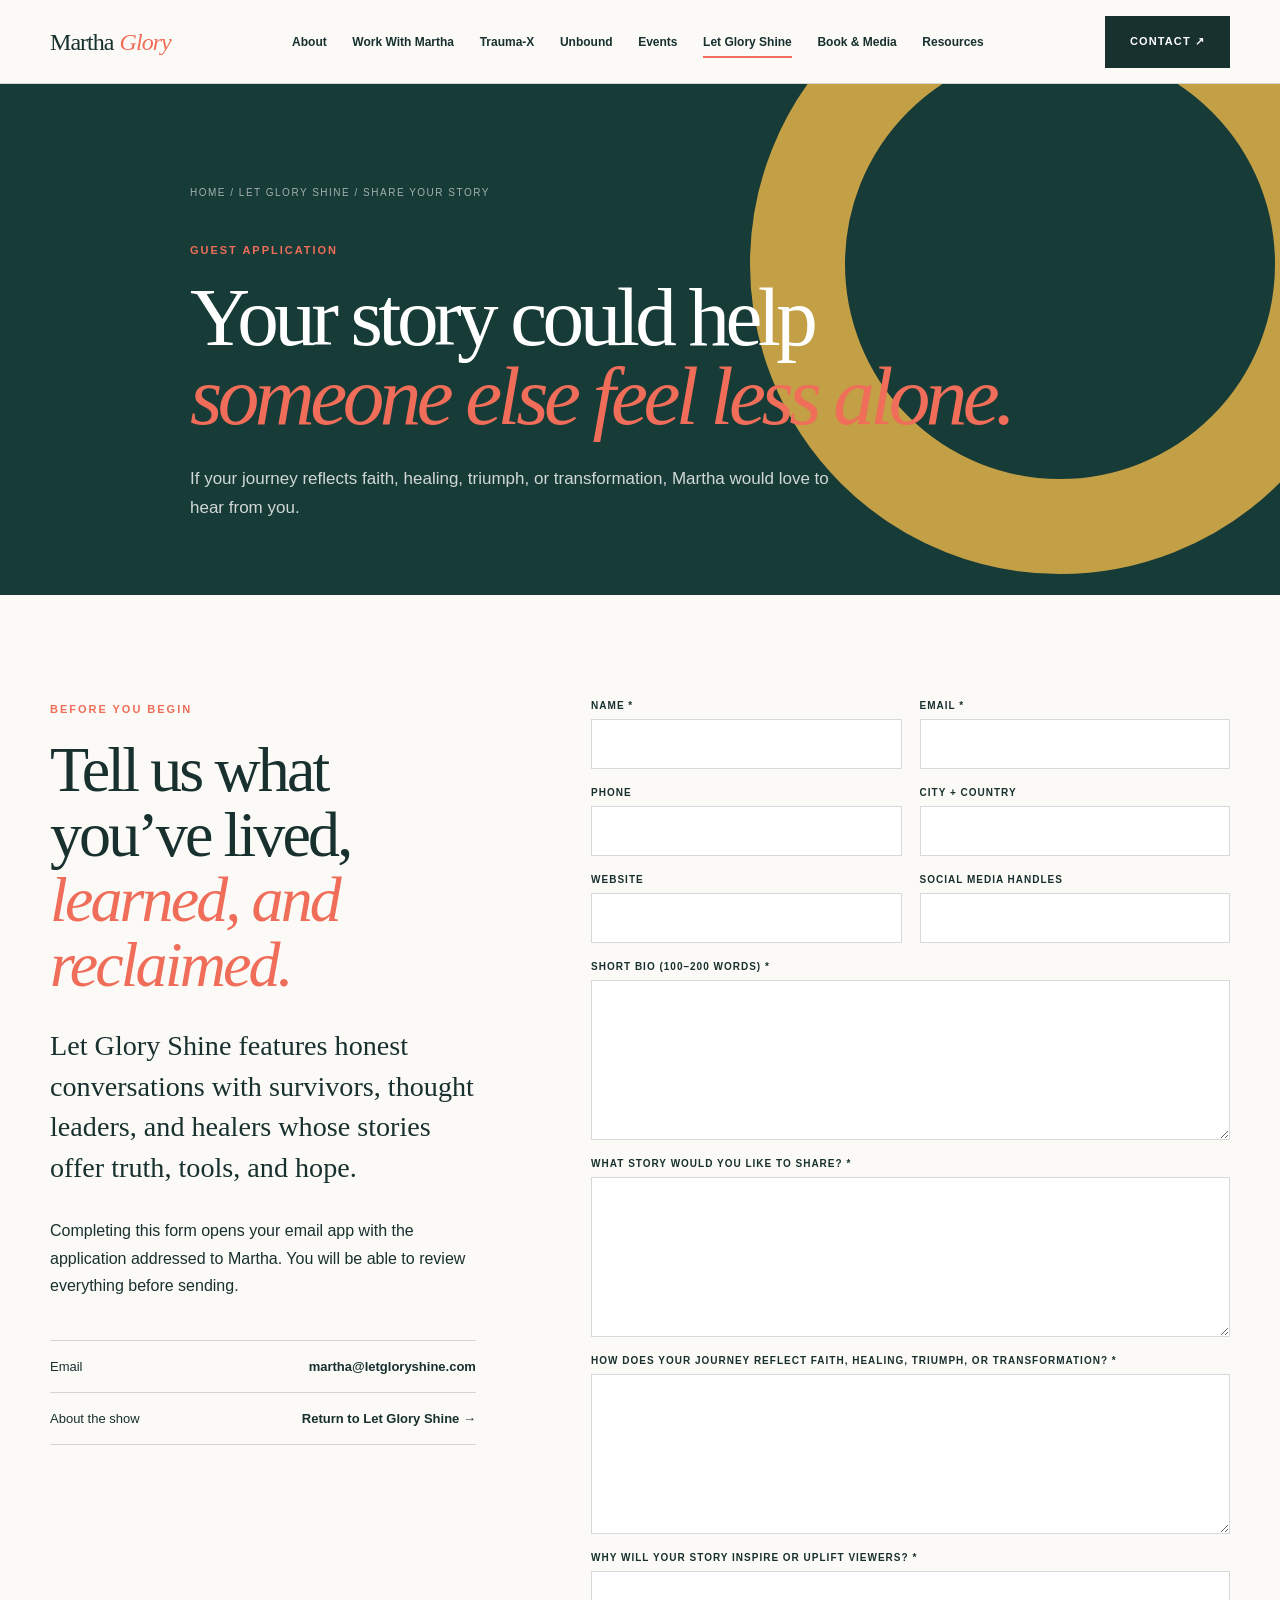
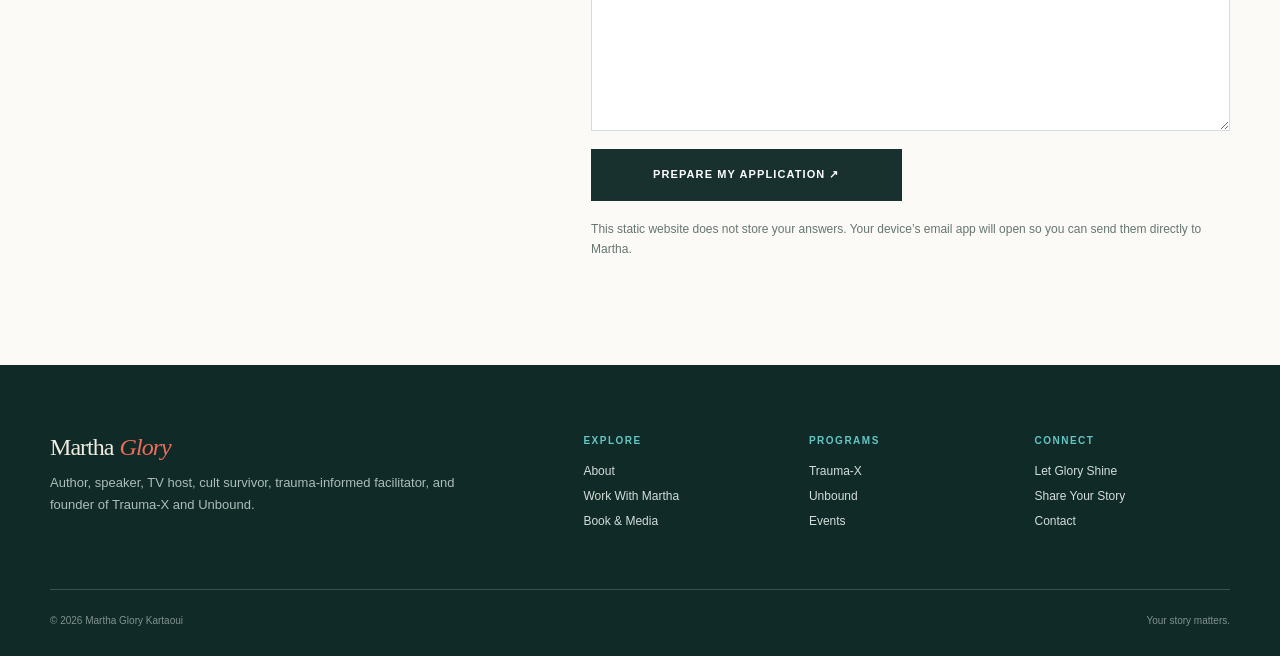
<file: public/share-your-story.html>
﻿<!doctype html>
<html lang="en">
<head>
  <meta charset="utf-8">
  <meta name="viewport" content="width=device-width, initial-scale=1">
  <title>Share Your Story | Let Glory Shine</title>
  <meta name="description" content="Apply to share your story of faith, healing, triumph, or transformation on Let Glory Shine with Martha Glory Kartaoui.">
  <link rel="stylesheet" href="assets/styles.css">
</head>
<body>
  <a class="skip-link" href="#main">Skip to content</a>
  <header class="site-header"><div class="container header-inner"><a class="brand" href="index.html"><span>Martha</span> <em>Glory</em></a><nav class="desktop-nav" aria-label="Primary"><a href="about.html">About</a><a href="work-with-martha.html">Work With Martha</a><a href="trauma-x.html">Trauma-X</a><a href="unbound.html">Unbound</a><a href="events.html">Events</a><a aria-current="page" href="let-glory-shine.html">Let Glory Shine</a><a href="book-media.html">Book & Media</a><a href="resources.html">Resources</a></nav><a class="button header-cta" href="contact.html">Contact ↗</a><button class="menu-button" aria-label="Open menu" aria-expanded="false"><span></span></button></div></header>
  <nav class="mobile-panel" aria-label="Mobile navigation"><a href="about.html">About Martha</a><a href="work-with-martha.html">Work With Martha</a><a href="trauma-x.html">Trauma-X</a><a href="unbound.html">Unbound</a><a href="events.html">Events</a><a href="let-glory-shine.html">Let Glory Shine</a><a href="book-media.html">Book & Media</a><a href="resources.html">Resources</a><a href="contact.html">Contact</a></nav>

  <main id="main">
    <section class="page-hero gold"><div class="container page-hero-content"><p class="breadcrumbs">Home / Let Glory Shine / Share Your Story</p><p class="eyebrow">Guest application</p><h1 class="display">Your story could help<br><em>someone else feel less alone.</em></h1><p class="hero-copy">If your journey reflects faith, healing, triumph, or transformation, Martha would love to hear from you.</p></div></section>
    <section class="section">
      <div class="container contact-layout">
        <div>
          <p class="eyebrow">Before you begin</p>
          <h2 class="title">Tell us what you’ve lived,<br><em>learned, and reclaimed.</em></h2>
          <p class="lede">Let Glory Shine features honest conversations with survivors, thought leaders, and healers whose stories offer truth, tools, and hope.</p>
          <p>Completing this form opens your email app with the application addressed to Martha. You will be able to review everything before sending.</p>
          <div class="contact-list"><a href="mailto:martha@letgloryshine.com"><span>Email</span><strong>martha@letgloryshine.com</strong></a><a href="let-glory-shine.html"><span>About the show</span><strong>Return to Let Glory Shine →</strong></a></div>
        </div>
        <form id="story-form" class="contact-form">
          <div class="form-grid">
            <label class="field"><span>Name *</span><input type="text" name="name" required></label>
            <label class="field"><span>Email *</span><input type="email" name="email" required></label>
            <label class="field"><span>Phone</span><input type="tel" name="phone"></label>
            <label class="field"><span>City + country</span><input type="text" name="location"></label>
            <label class="field"><span>Website</span><input type="url" name="website"></label>
            <label class="field"><span>Social media handles</span><input type="text" name="social"></label>
            <label class="field full"><span>Short bio (100–200 words) *</span><textarea name="bio" required></textarea></label>
            <label class="field full"><span>What story would you like to share? *</span><textarea name="story" required></textarea></label>
            <label class="field full"><span>How does your journey reflect faith, healing, triumph, or transformation? *</span><textarea name="themes" required></textarea></label>
            <label class="field full"><span>Why will your story inspire or uplift viewers? *</span><textarea name="impact" required></textarea></label>
          </div>
          <button class="button" type="submit">Prepare my application ↗</button>
          <p class="form-note">This static website does not store your answers. Your device’s email app will open so you can send them directly to Martha.</p>
        </form>
      </div>
    </section>
  </main>

  <footer class="site-footer"><div class="container"><div class="footer-top"><div class="footer-brand"><a class="brand" href="index.html"><span>Martha</span> <em>Glory</em></a><p>Author, speaker, TV host, cult survivor, trauma-informed facilitator, and founder of Trauma-X and Unbound.</p></div><div class="footer-links"><div><h3>Explore</h3><a href="about.html">About</a><a href="work-with-martha.html">Work With Martha</a><a href="book-media.html">Book & Media</a></div><div><h3>Programs</h3><a href="trauma-x.html">Trauma-X</a><a href="unbound.html">Unbound</a><a href="events.html">Events</a></div><div><h3>Connect</h3><a href="let-glory-shine.html">Let Glory Shine</a><a href="share-your-story.html">Share Your Story</a><a href="contact.html">Contact</a></div></div></div><div class="footer-bottom"><span>© <span data-year>2026</span> Martha Glory Kartaoui</span><span>Your story matters.</span></div></div></footer>
  <script src="assets/site.js"></script>
</body>
</html>
</file>
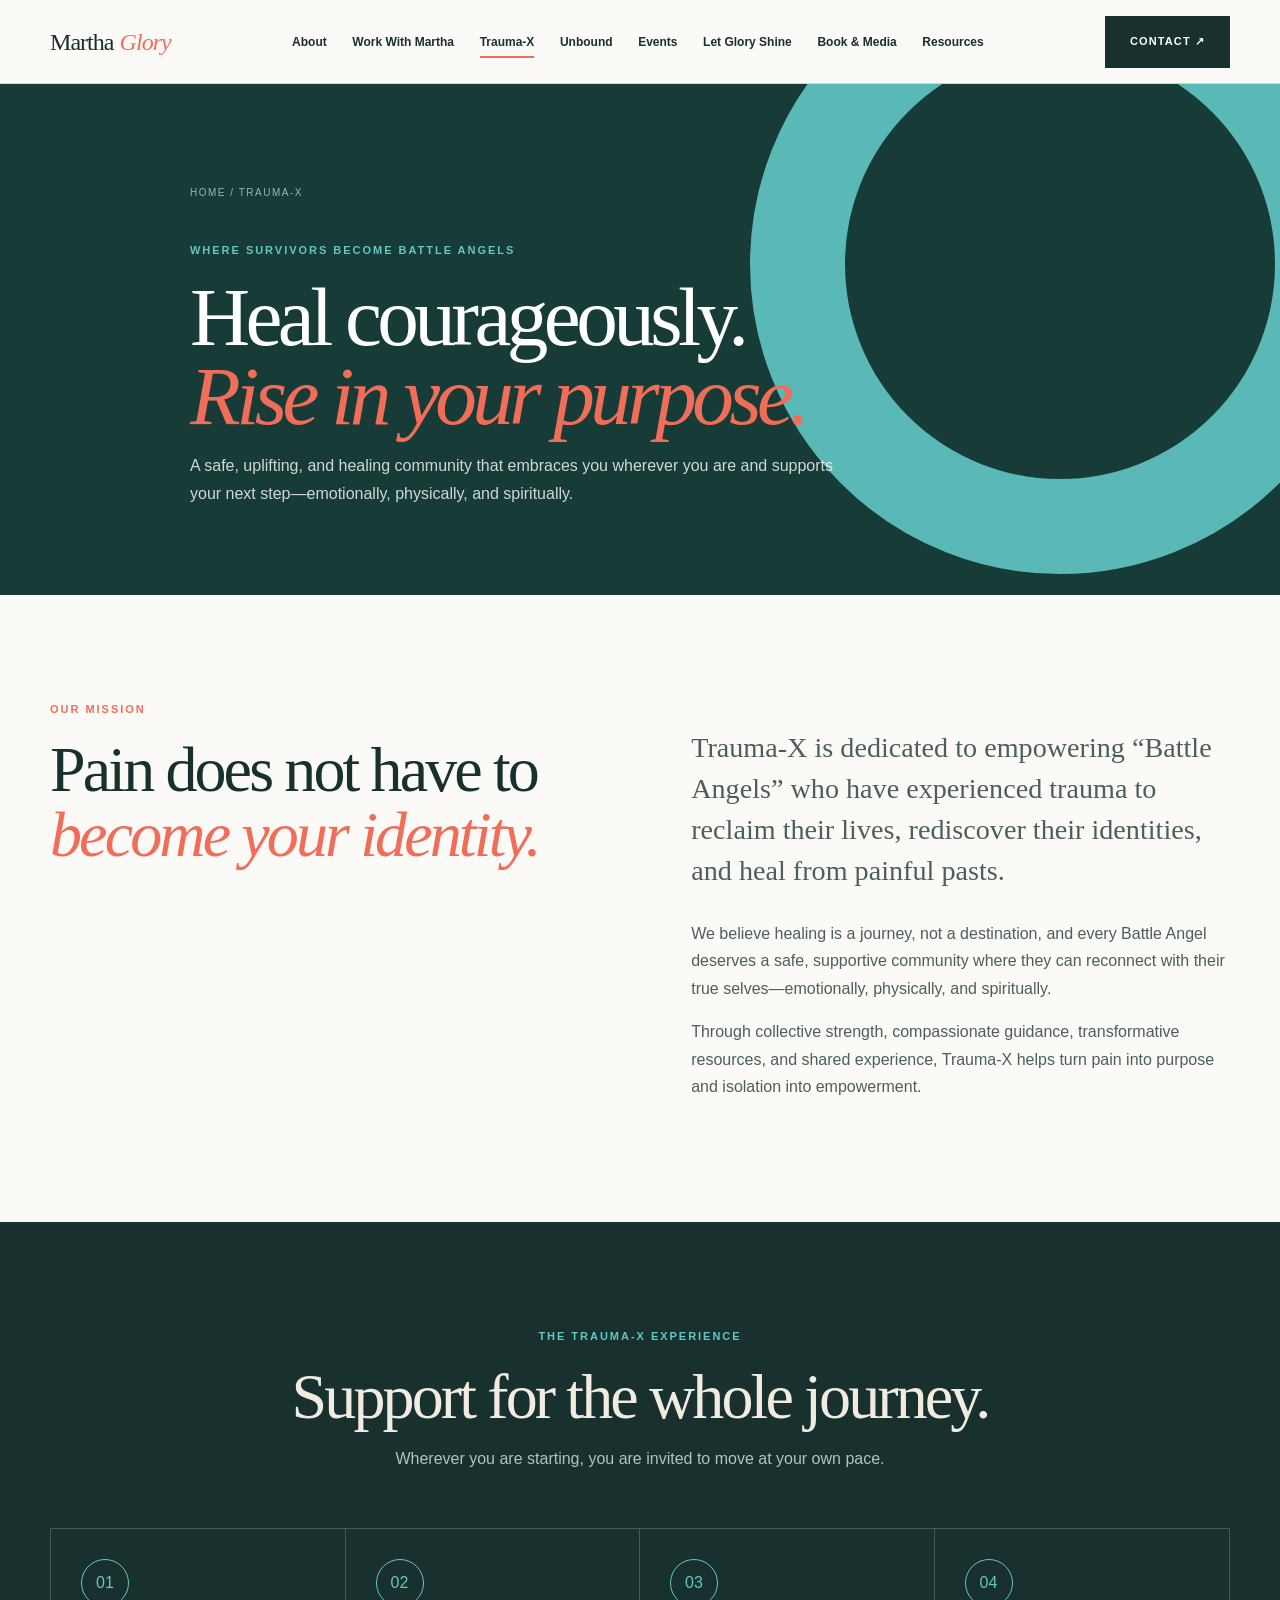
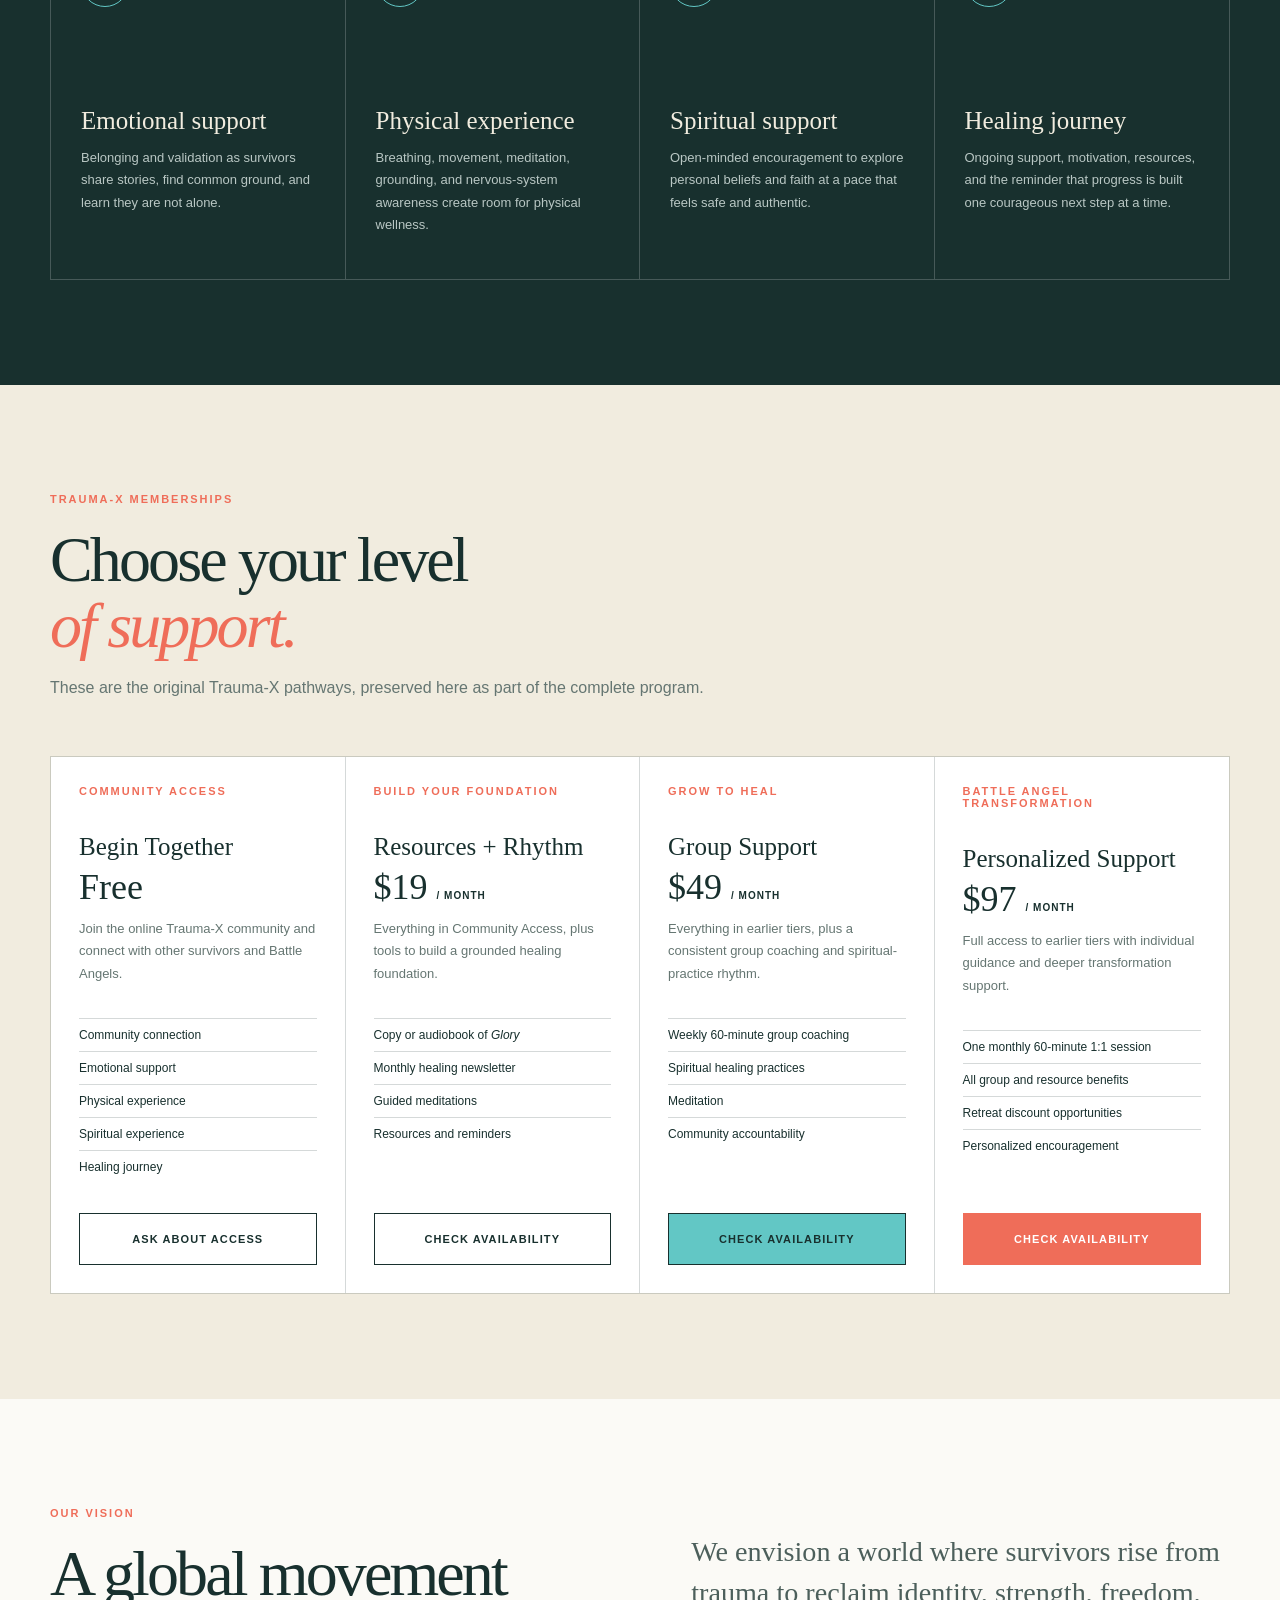
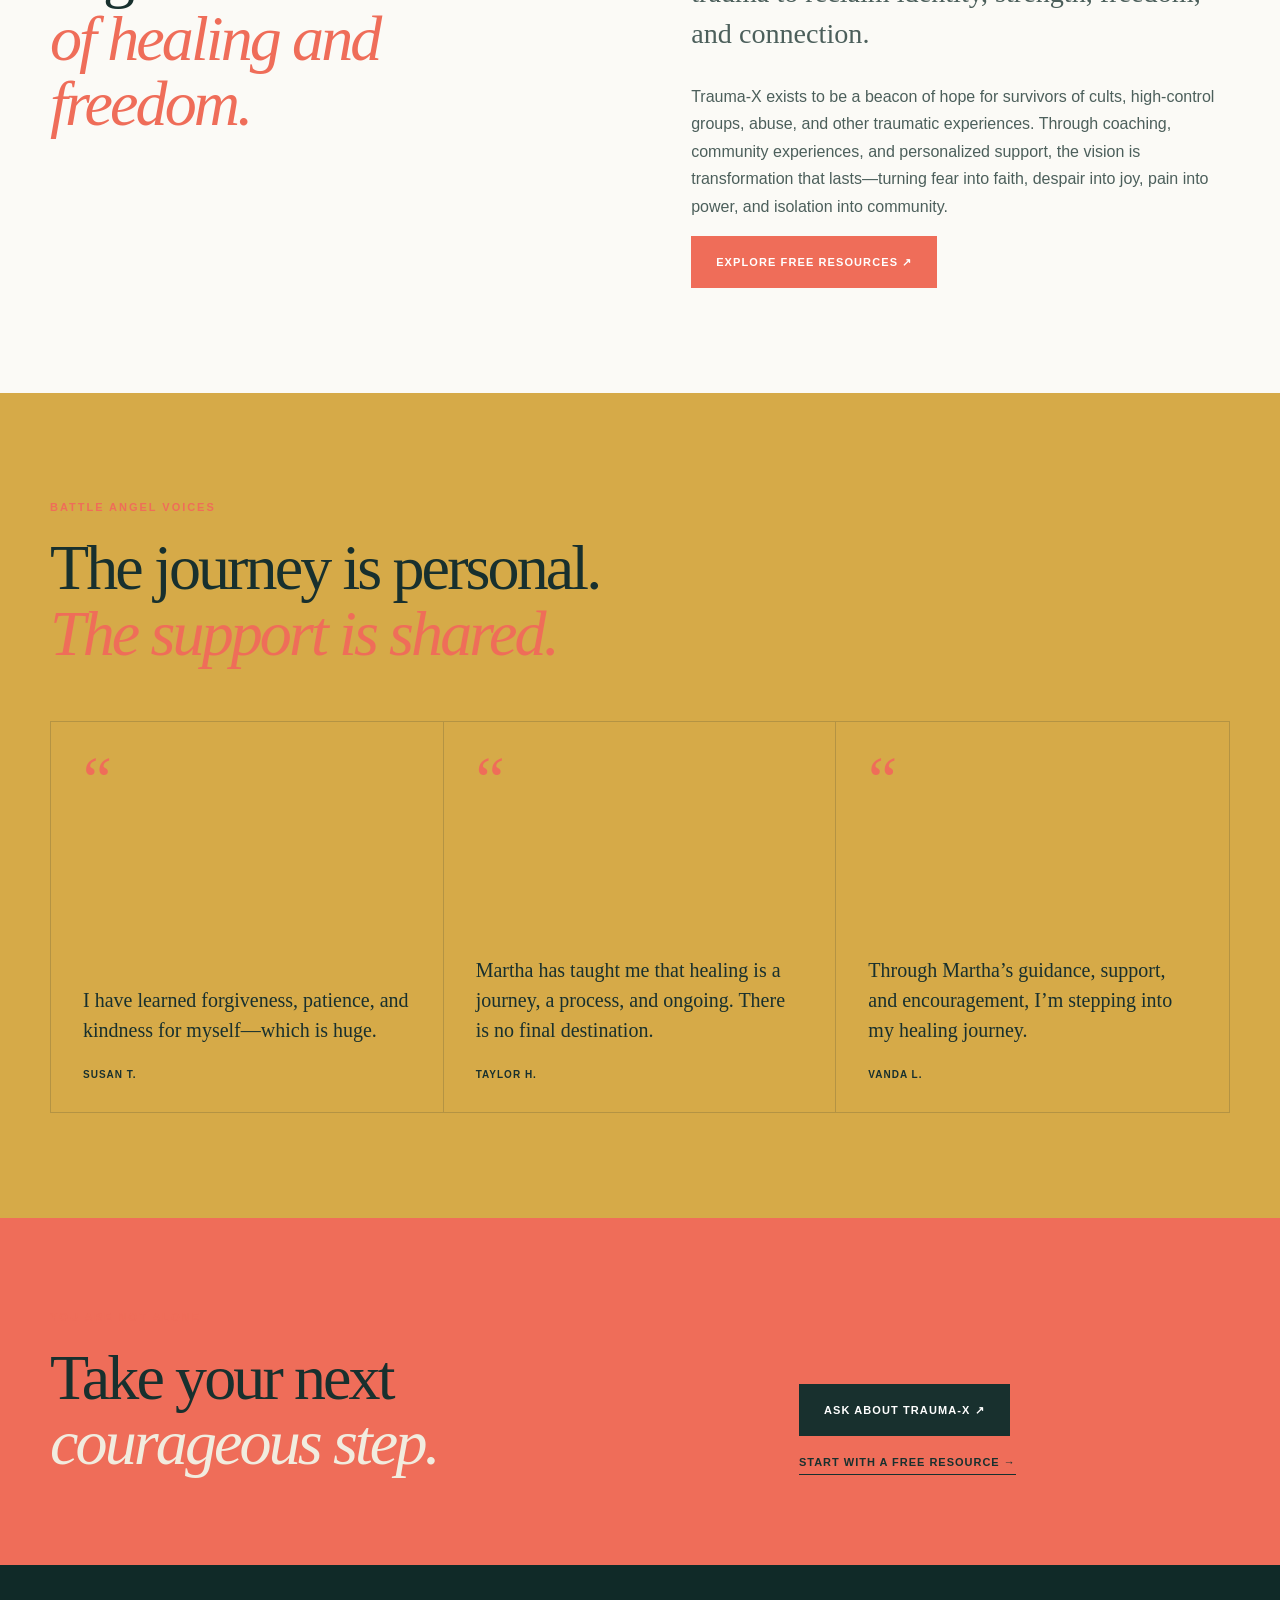
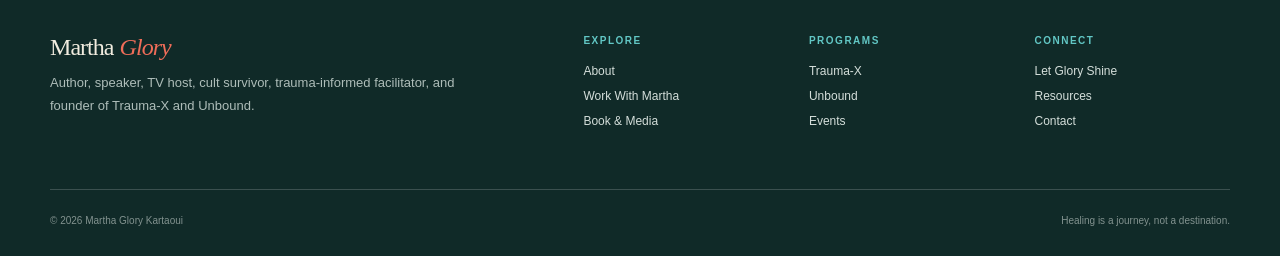
<file: public/trauma-x.html>
﻿<!doctype html>
<html lang="en">
<head><meta charset="utf-8"><meta name="viewport" content="width=device-width, initial-scale=1"><title>Trauma-X | A Community for Healing and Empowerment</title><meta name="description" content="Trauma-X supports Battle Angels as they reclaim identity and heal emotionally, physically, and spiritually through community, resources, and coaching."><link rel="stylesheet" href="assets/styles.css"></head>
<body>
  <a class="skip-link" href="#main">Skip to content</a>
  <header class="site-header"><div class="container header-inner"><a class="brand" href="index.html"><span>Martha</span> <em>Glory</em></a><nav class="desktop-nav" aria-label="Primary"><a href="about.html">About</a><a href="work-with-martha.html">Work With Martha</a><a aria-current="page" href="trauma-x.html">Trauma-X</a><a href="unbound.html">Unbound</a><a href="events.html">Events</a><a href="let-glory-shine.html">Let Glory Shine</a><a href="book-media.html">Book & Media</a><a href="resources.html">Resources</a></nav><a class="button header-cta" href="contact.html">Contact ↗</a><button class="menu-button" aria-label="Open menu" aria-expanded="false"><span></span></button></div></header>
  <nav class="mobile-panel" aria-label="Mobile navigation"><a href="about.html">About Martha</a><a href="work-with-martha.html">Work With Martha</a><a href="trauma-x.html">Trauma-X</a><a href="unbound.html">Unbound</a><a href="events.html">Events</a><a href="let-glory-shine.html">Let Glory Shine</a><a href="book-media.html">Book & Media</a><a href="resources.html">Resources</a><a href="contact.html">Contact</a></nav>
  <main id="main">
    <section class="page-hero aqua"><div class="container page-hero-content"><p class="breadcrumbs">Home / Trauma-X</p><p class="eyebrow light">Where survivors become Battle Angels</p><h1 class="display">Heal courageously.<br><em>Rise in your purpose.</em></h1><p>A safe, uplifting, and healing community that embraces you wherever you are and supports your next step—emotionally, physically, and spiritually.</p></div></section>
    <section class="section"><div class="container section-grid">
      <div><p class="eyebrow">Our mission</p><h2 class="title">Pain does not have to<br><em>become your identity.</em></h2></div>
      <div class="prose"><p class="lede">Trauma-X is dedicated to empowering “Battle Angels” who have experienced trauma to reclaim their lives, rediscover their identities, and heal from painful pasts.</p><p>We believe healing is a journey, not a destination, and every Battle Angel deserves a safe, supportive community where they can reconnect with their true selves—emotionally, physically, and spiritually.</p><p>Through collective strength, compassionate guidance, transformative resources, and shared experience, Trauma-X helps turn pain into purpose and isolation into empowerment.</p></div>
    </div></section>
    <section class="section dark"><div class="container">
      <div class="section-heading center"><p class="eyebrow light">The Trauma-X experience</p><h2 class="title">Support for the whole journey.</h2><p>Wherever you are starting, you are invited to move at your own pace.</p></div>
      <div class="pillars">
        <article class="pillar"><span class="icon">01</span><h3>Emotional support</h3><p>Belonging and validation as survivors share stories, find common ground, and learn they are not alone.</p></article>
        <article class="pillar"><span class="icon">02</span><h3>Physical experience</h3><p>Breathing, movement, meditation, grounding, and nervous-system awareness create room for physical wellness.</p></article>
        <article class="pillar"><span class="icon">03</span><h3>Spiritual support</h3><p>Open-minded encouragement to explore personal beliefs and faith at a pace that feels safe and authentic.</p></article>
        <article class="pillar"><span class="icon">04</span><h3>Healing journey</h3><p>Ongoing support, motivation, resources, and the reminder that progress is built one courageous next step at a time.</p></article>
      </div>
    </div></section>
    <section class="section alt" id="memberships"><div class="container">
      <div class="section-heading"><p class="eyebrow">Trauma-X memberships</p><h2 class="title">Choose your level<br><em>of support.</em></h2><p>These are the original Trauma-X pathways, preserved here as part of the complete program.</p></div>
      <div class="pricing-grid">
        <article class="price-card"><span class="eyebrow">Community Access</span><h3>Begin Together</h3><div class="price">Free</div><p>Join the online Trauma-X community and connect with other survivors and Battle Angels.</p><ul><li>Community connection</li><li>Emotional support</li><li>Physical experience</li><li>Spiritual experience</li><li>Healing journey</li></ul><a class="button ghost" href="contact.html">Ask about access</a></article>
        <article class="price-card"><span class="eyebrow">Build Your Foundation</span><h3>Resources + Rhythm</h3><div class="price">$19 <small>/ month</small></div><p>Everything in Community Access, plus tools to build a grounded healing foundation.</p><ul><li>Copy or audiobook of <em>Glory</em></li><li>Monthly healing newsletter</li><li>Guided meditations</li><li>Resources and reminders</li></ul><a class="button ghost" href="contact.html">Check availability</a></article>
        <article class="price-card"><span class="eyebrow">Grow to Heal</span><h3>Group Support</h3><div class="price">$49 <small>/ month</small></div><p>Everything in earlier tiers, plus a consistent group coaching and spiritual-practice rhythm.</p><ul><li>Weekly 60-minute group coaching</li><li>Spiritual healing practices</li><li>Meditation</li><li>Community accountability</li></ul><a class="button aqua" href="contact.html">Check availability</a></article>
        <article class="price-card"><span class="eyebrow">Battle Angel Transformation</span><h3>Personalized Support</h3><div class="price">$97 <small>/ month</small></div><p>Full access to earlier tiers with individual guidance and deeper transformation support.</p><ul><li>One monthly 60-minute 1:1 session</li><li>All group and resource benefits</li><li>Retreat discount opportunities</li><li>Personalized encouragement</li></ul><a class="button coral" href="contact.html">Check availability</a></article>
      </div>
    </div></section>
    <section class="section"><div class="container section-grid">
      <div><p class="eyebrow">Our vision</p><h2 class="title">A global movement<br><em>of healing and freedom.</em></h2></div>
      <div class="prose"><p class="lede">We envision a world where survivors rise from trauma to reclaim identity, strength, freedom, and connection.</p><p>Trauma-X exists to be a beacon of hope for survivors of cults, high-control groups, abuse, and other traumatic experiences. Through coaching, community experiences, and personalized support, the vision is transformation that lasts—turning fear into faith, despair into joy, pain into power, and isolation into community.</p><a class="button coral" href="resources.html">Explore free resources ↗</a></div>
    </div></section>
    <section class="section gold"><div class="container">
      <div class="section-heading"><p class="eyebrow">Battle Angel voices</p><h2 class="title">The journey is personal.<br><em>The support is shared.</em></h2></div>
      <div class="testimonial-grid">
        <article class="quote-card"><span class="quote-mark">“</span><blockquote>I have learned forgiveness, patience, and kindness for myself—which is huge.</blockquote><cite>Susan T.</cite></article>
        <article class="quote-card"><span class="quote-mark">“</span><blockquote>Martha has taught me that healing is a journey, a process, and ongoing. There is no final destination.</blockquote><cite>Taylor H.</cite></article>
        <article class="quote-card"><span class="quote-mark">“</span><blockquote>Through Martha’s guidance, support, and encouragement, I’m stepping into my healing journey.</blockquote><cite>Vanda L.</cite></article>
      </div>
    </div></section>
  </main>
  <section class="cta"><div class="container cta-inner"><div><p class="eyebrow">You are not alone</p><h2 class="title">Take your next<br><em>courageous step.</em></h2></div><div class="cta-actions"><a class="button" href="contact.html">Ask about Trauma-X ↗</a><a class="text-link" href="resources.html">Start with a free resource →</a></div></div></section>
  <footer class="site-footer"><div class="container"><div class="footer-top"><div class="footer-brand"><a class="brand" href="index.html"><span>Martha</span> <em>Glory</em></a><p>Author, speaker, TV host, cult survivor, trauma-informed facilitator, and founder of Trauma-X and Unbound.</p></div><div class="footer-links"><div><h3>Explore</h3><a href="about.html">About</a><a href="work-with-martha.html">Work With Martha</a><a href="book-media.html">Book & Media</a></div><div><h3>Programs</h3><a href="trauma-x.html">Trauma-X</a><a href="unbound.html">Unbound</a><a href="events.html">Events</a></div><div><h3>Connect</h3><a href="let-glory-shine.html">Let Glory Shine</a><a href="resources.html">Resources</a><a href="contact.html">Contact</a></div></div></div><div class="footer-bottom"><span>© <span data-year>2026</span> Martha Glory Kartaoui</span><span>Healing is a journey, not a destination.</span></div></div></footer>
  <script src="assets/site.js"></script>
</body>
</html>
</file>
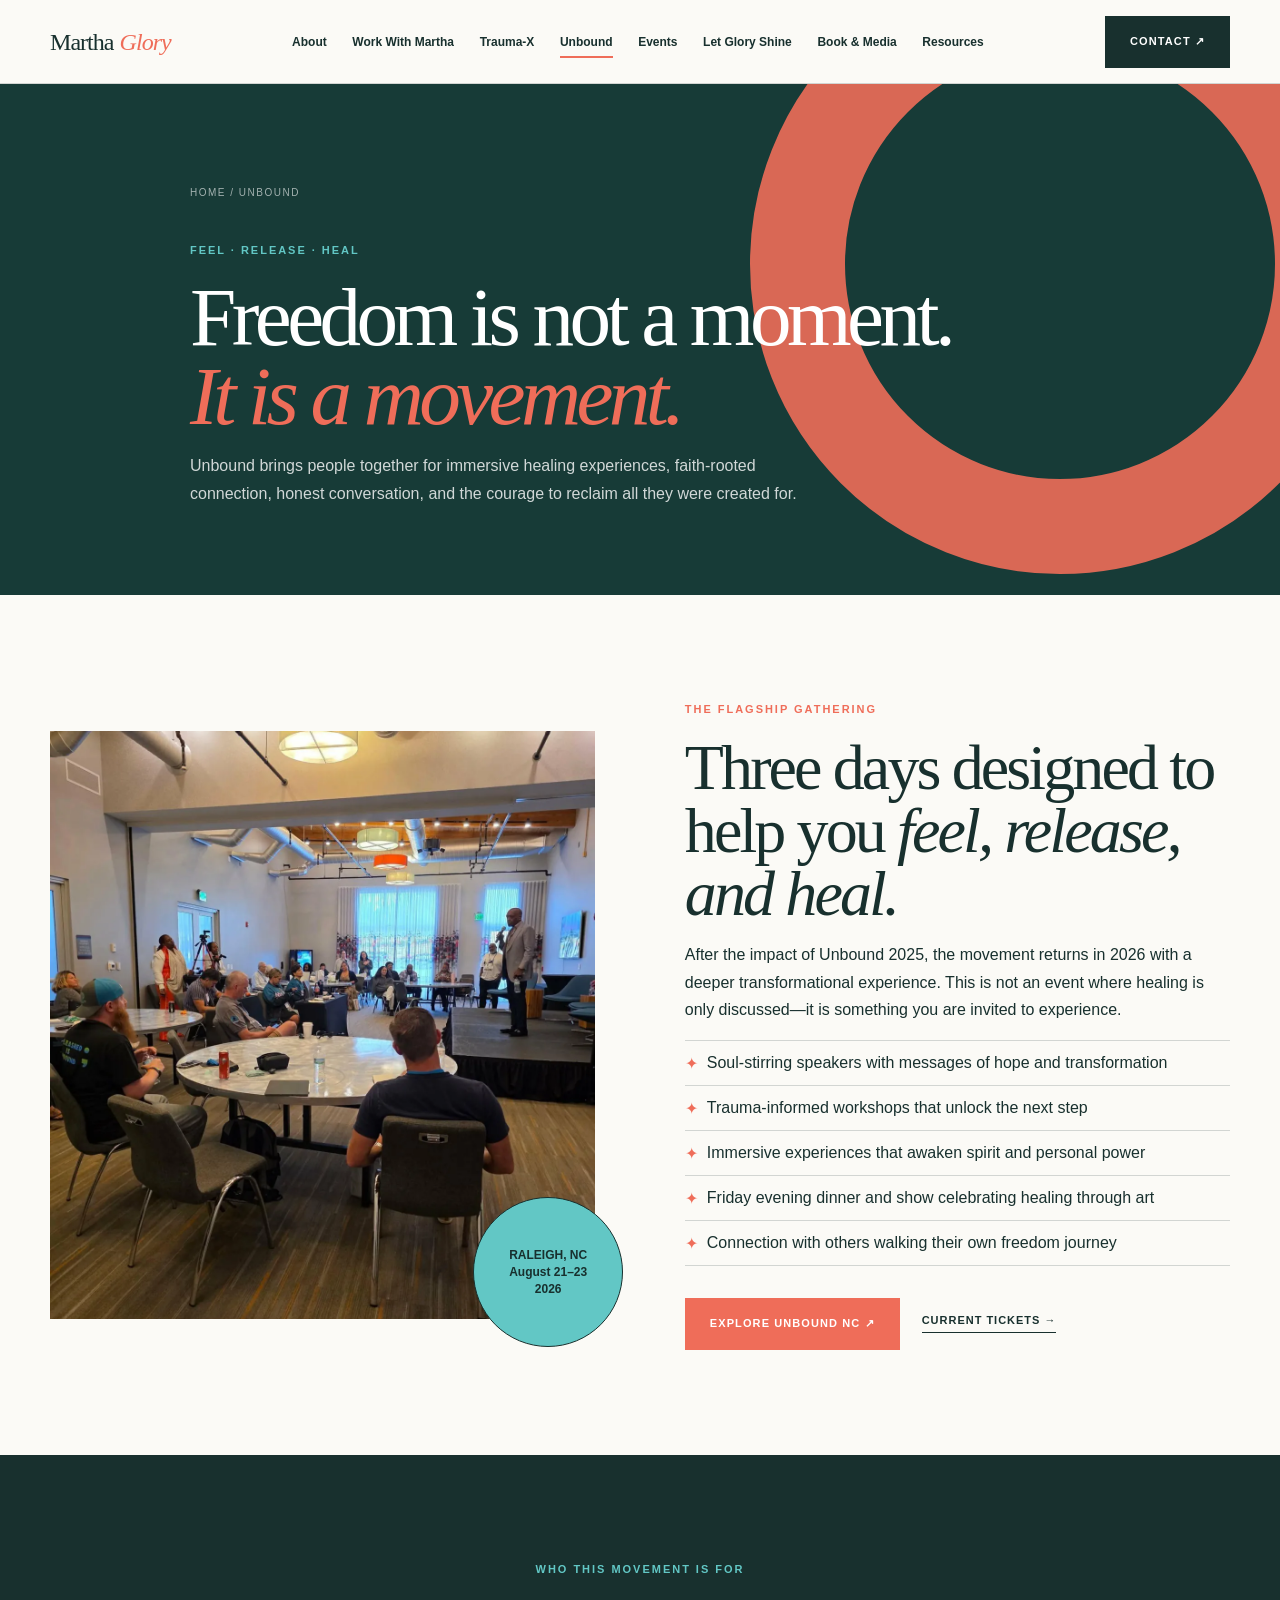
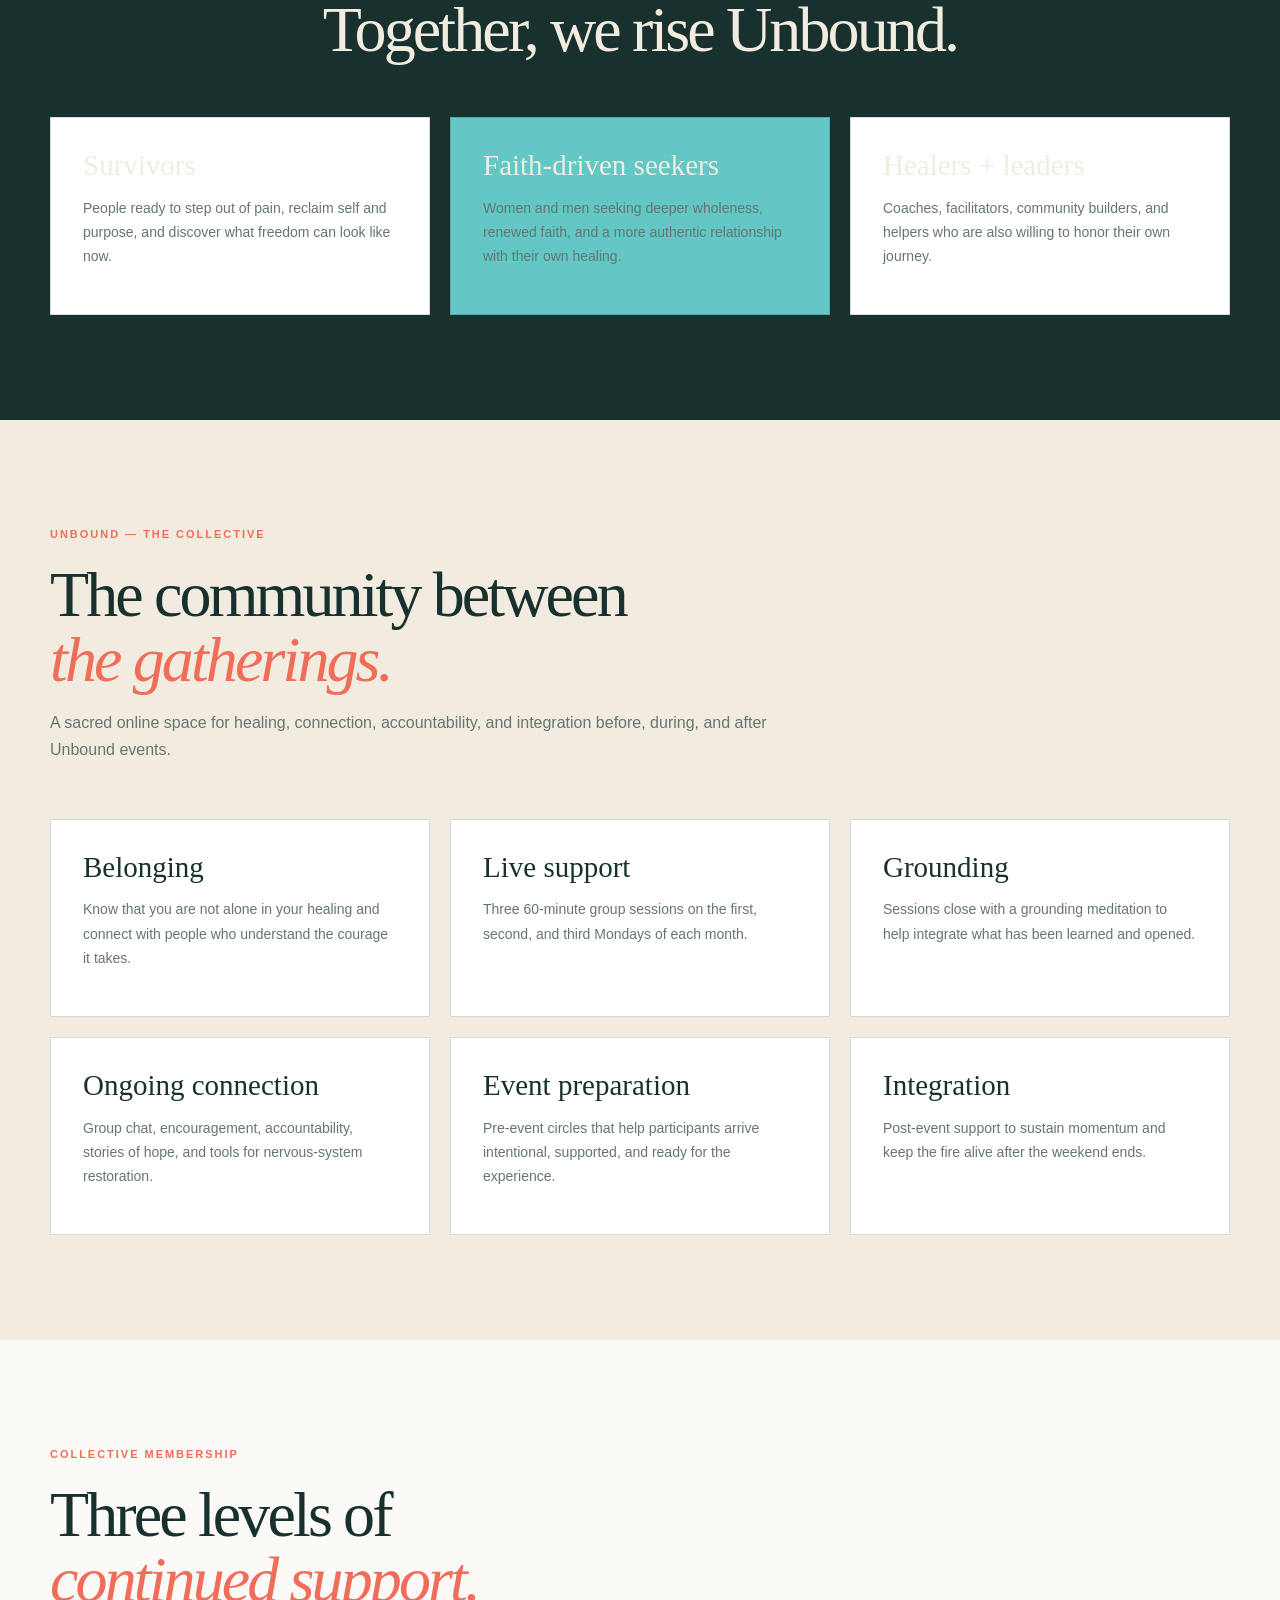
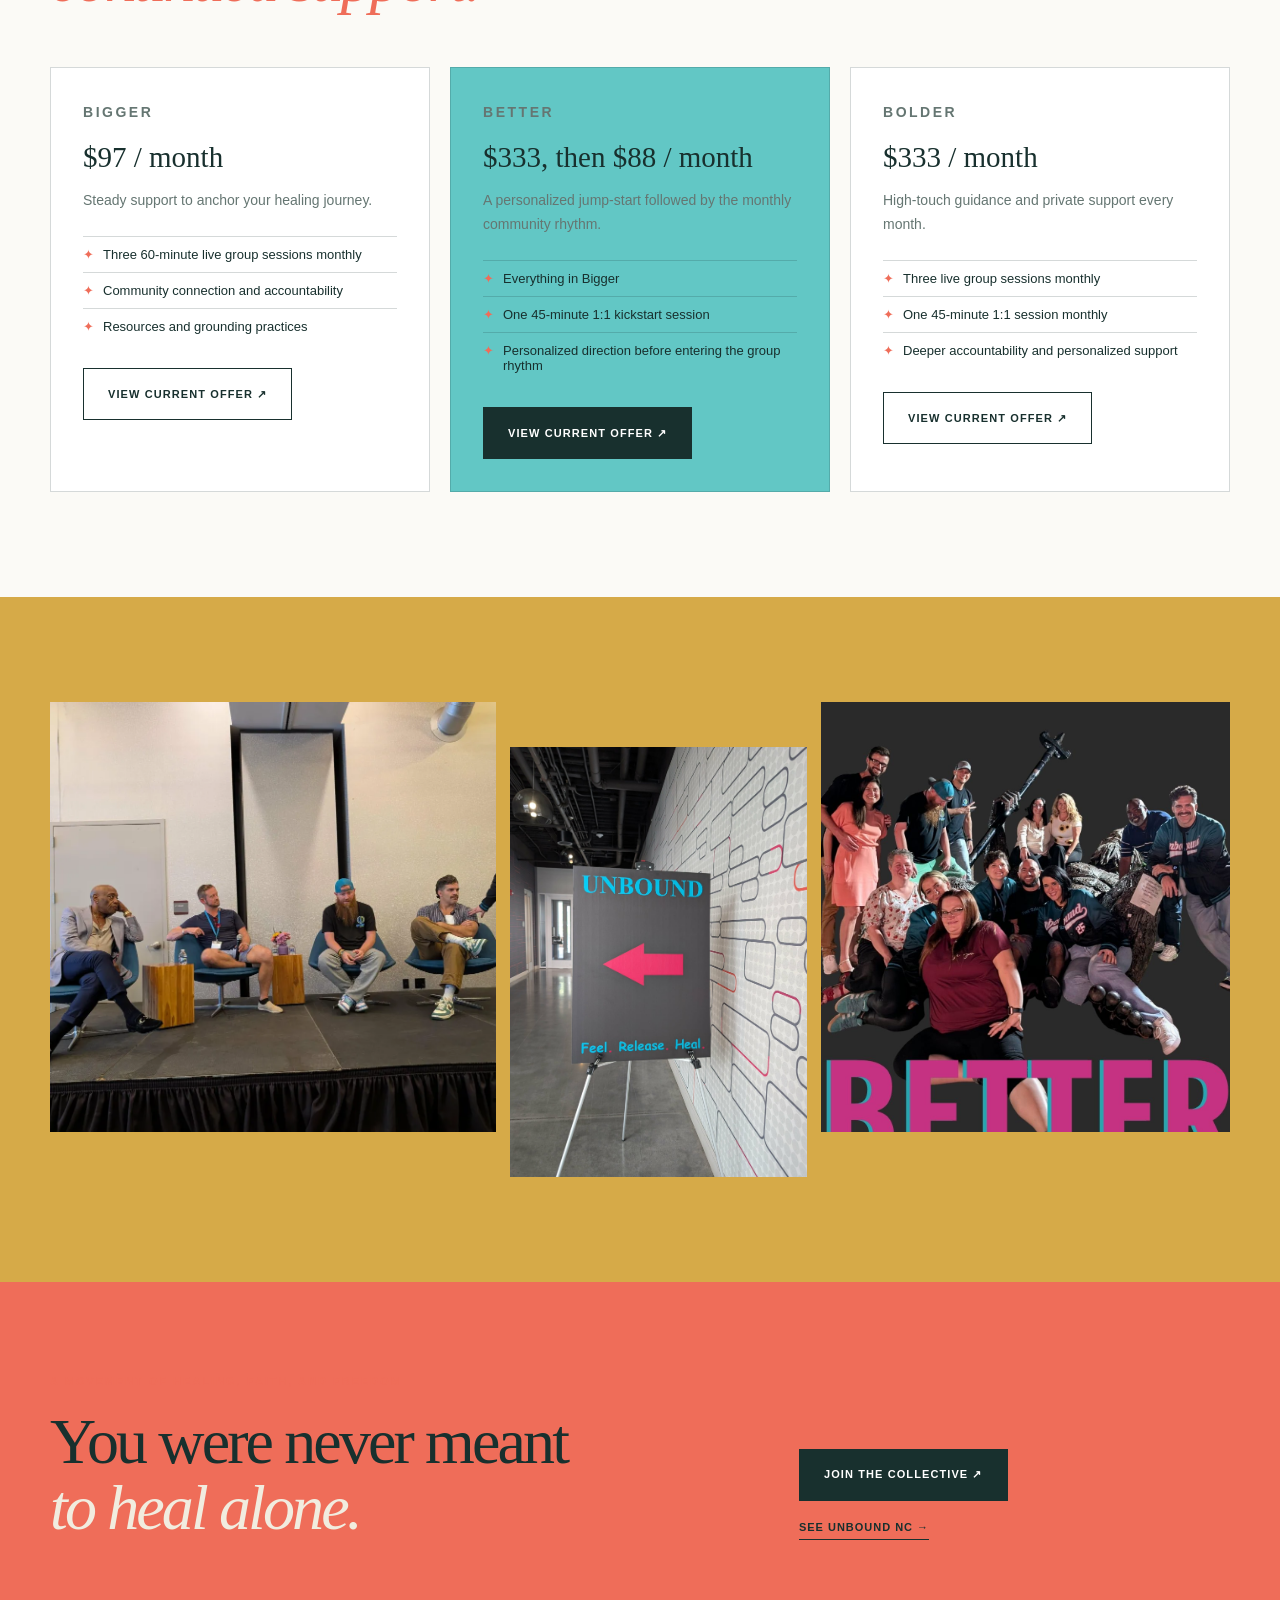
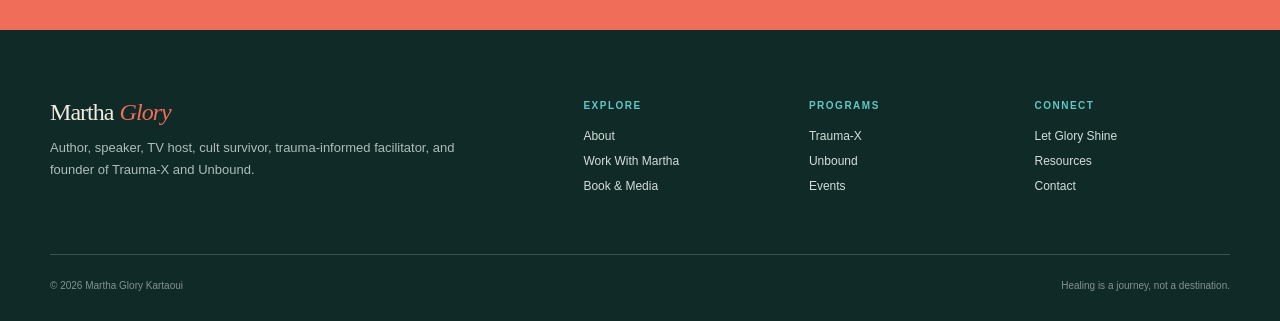
<file: public/unbound.html>
﻿<!doctype html>
<html lang="en">
<head><meta charset="utf-8"><meta name="viewport" content="width=device-width, initial-scale=1"><title>Unbound | Feel. Release. Heal.</title><meta name="description" content="Unbound is a movement of healing, faith, and freedom through transformational events and year-round community."><link rel="stylesheet" href="assets/styles.css"></head>
<body>
  <a class="skip-link" href="#main">Skip to content</a>
  <header class="site-header"><div class="container header-inner"><a class="brand" href="index.html"><span>Martha</span> <em>Glory</em></a><nav class="desktop-nav" aria-label="Primary"><a href="about.html">About</a><a href="work-with-martha.html">Work With Martha</a><a href="trauma-x.html">Trauma-X</a><a aria-current="page" href="unbound.html">Unbound</a><a href="events.html">Events</a><a href="let-glory-shine.html">Let Glory Shine</a><a href="book-media.html">Book & Media</a><a href="resources.html">Resources</a></nav><a class="button header-cta" href="contact.html">Contact ↗</a><button class="menu-button" aria-label="Open menu" aria-expanded="false"><span></span></button></div></header>
  <nav class="mobile-panel" aria-label="Mobile navigation"><a href="about.html">About Martha</a><a href="work-with-martha.html">Work With Martha</a><a href="trauma-x.html">Trauma-X</a><a href="unbound.html">Unbound</a><a href="events.html">Events</a><a href="let-glory-shine.html">Let Glory Shine</a><a href="book-media.html">Book & Media</a><a href="resources.html">Resources</a><a href="contact.html">Contact</a></nav>
  <main id="main">
    <section class="page-hero coral"><div class="container page-hero-content"><p class="breadcrumbs">Home / Unbound</p><p class="eyebrow light">Feel · Release · Heal</p><h1 class="display">Freedom is not a moment.<br><em>It is a movement.</em></h1><p>Unbound brings people together for immersive healing experiences, faith-rooted connection, honest conversation, and the courage to reclaim all they were created for.</p></div></section>
    <section class="section"><div class="container event-layout">
      <div class="event-photo"><img src="assets/images/unbound-audience.webp" alt="A speaker addressing the Unbound community"><span class="date-badge">RALEIGH, NC<br>August 21–23<br>2026</span></div>
      <div class="event-copy"><p class="eyebrow">The flagship gathering</p><h2>Three days designed to help you <em>feel, release, and heal.</em></h2><p>After the impact of Unbound 2025, the movement returns in 2026 with a deeper transformational experience. This is not an event where healing is only discussed—it is something you are invited to experience.</p><ul><li>Soul-stirring speakers with messages of hope and transformation</li><li>Trauma-informed workshops that unlock the next step</li><li>Immersive experiences that awaken spirit and personal power</li><li>Friday evening dinner and show celebrating healing through art</li><li>Connection with others walking their own freedom journey</li></ul><div class="actions"><a class="button coral" href="events.html">Explore Unbound NC ↗</a><a class="text-link" href="https://unboundcommunity.com/nc" target="_blank" rel="noopener">Current tickets →</a></div></div>
    </div></section>
    <section class="section dark"><div class="container">
      <div class="section-heading center"><p class="eyebrow light">Who this movement is for</p><h2 class="title">Together, we rise Unbound.</h2></div>
      <div class="card-grid">
        <article class="info-card"><h3>Survivors</h3><p>People ready to step out of pain, reclaim self and purpose, and discover what freedom can look like now.</p></article>
        <article class="info-card featured"><h3>Faith-driven seekers</h3><p>Women and men seeking deeper wholeness, renewed faith, and a more authentic relationship with their own healing.</p></article>
        <article class="info-card"><h3>Healers + leaders</h3><p>Coaches, facilitators, community builders, and helpers who are also willing to honor their own journey.</p></article>
      </div>
    </div></section>
    <section class="section alt"><div class="container">
      <div class="section-heading"><p class="eyebrow">Unbound — The Collective</p><h2 class="title">The community between<br><em>the gatherings.</em></h2><p>A sacred online space for healing, connection, accountability, and integration before, during, and after Unbound events.</p></div>
      <div class="card-grid">
        <article class="info-card"><h3>Belonging</h3><p>Know that you are not alone in your healing and connect with people who understand the courage it takes.</p></article>
        <article class="info-card"><h3>Live support</h3><p>Three 60-minute group sessions on the first, second, and third Mondays of each month.</p></article>
        <article class="info-card"><h3>Grounding</h3><p>Sessions close with a grounding meditation to help integrate what has been learned and opened.</p></article>
        <article class="info-card"><h3>Ongoing connection</h3><p>Group chat, encouragement, accountability, stories of hope, and tools for nervous-system restoration.</p></article>
        <article class="info-card"><h3>Event preparation</h3><p>Pre-event circles that help participants arrive intentional, supported, and ready for the experience.</p></article>
        <article class="info-card"><h3>Integration</h3><p>Post-event support to sustain momentum and keep the fire alive after the weekend ends.</p></article>
      </div>
    </div></section>
    <section class="section"><div class="container">
      <div class="section-heading"><p class="eyebrow">Collective membership</p><h2 class="title">Three levels of<br><em>continued support.</em></h2></div>
      <div class="card-grid">
        <article class="info-card"><p class="eyebrow">Bigger</p><h3>$97 / month</h3><p>Steady support to anchor your healing journey.</p><ul><li>Three 60-minute live group sessions monthly</li><li>Community connection and accountability</li><li>Resources and grounding practices</li></ul><a class="button ghost" href="https://unboundcommunity.com/" target="_blank" rel="noopener">View current offer ↗</a></article>
        <article class="info-card featured"><p class="eyebrow">Better</p><h3>$333, then $88 / month</h3><p>A personalized jump-start followed by the monthly community rhythm.</p><ul><li>Everything in Bigger</li><li>One 45-minute 1:1 kickstart session</li><li>Personalized direction before entering the group rhythm</li></ul><a class="button" href="https://unboundcommunity.com/" target="_blank" rel="noopener">View current offer ↗</a></article>
        <article class="info-card"><p class="eyebrow">Bolder</p><h3>$333 / month</h3><p>High-touch guidance and private support every month.</p><ul><li>Three live group sessions monthly</li><li>One 45-minute 1:1 session monthly</li><li>Deeper accountability and personalized support</li></ul><a class="button ghost" href="https://unboundcommunity.com/" target="_blank" rel="noopener">View current offer ↗</a></article>
      </div>
    </div></section>
    <section class="section gold"><div class="container"><div class="gallery"><img src="assets/images/unbound-panel.webp" alt="Martha facilitating a panel"><img src="assets/images/unbound-sign.jpg" alt="Unbound sign reading Feel, Release, Heal"><img src="assets/images/unbound-community.jpg" alt="Members of the Unbound community together"></div></div></section>
  </main>
  <section class="cta"><div class="container cta-inner"><div><p class="eyebrow">A movement of healing, faith, and freedom</p><h2 class="title">You were never meant<br><em>to heal alone.</em></h2></div><div class="cta-actions"><a class="button" href="https://unboundcommunity.com/" target="_blank" rel="noopener">Join the Collective ↗</a><a class="text-link" href="events.html">See Unbound NC →</a></div></div></section>
  <footer class="site-footer"><div class="container"><div class="footer-top"><div class="footer-brand"><a class="brand" href="index.html"><span>Martha</span> <em>Glory</em></a><p>Author, speaker, TV host, cult survivor, trauma-informed facilitator, and founder of Trauma-X and Unbound.</p></div><div class="footer-links"><div><h3>Explore</h3><a href="about.html">About</a><a href="work-with-martha.html">Work With Martha</a><a href="book-media.html">Book & Media</a></div><div><h3>Programs</h3><a href="trauma-x.html">Trauma-X</a><a href="unbound.html">Unbound</a><a href="events.html">Events</a></div><div><h3>Connect</h3><a href="let-glory-shine.html">Let Glory Shine</a><a href="resources.html">Resources</a><a href="contact.html">Contact</a></div></div></div><div class="footer-bottom"><span>© <span data-year>2026</span> Martha Glory Kartaoui</span><span>Healing is a journey, not a destination.</span></div></div></footer>
  <script src="assets/site.js"></script>
</body>
</html>
</file>
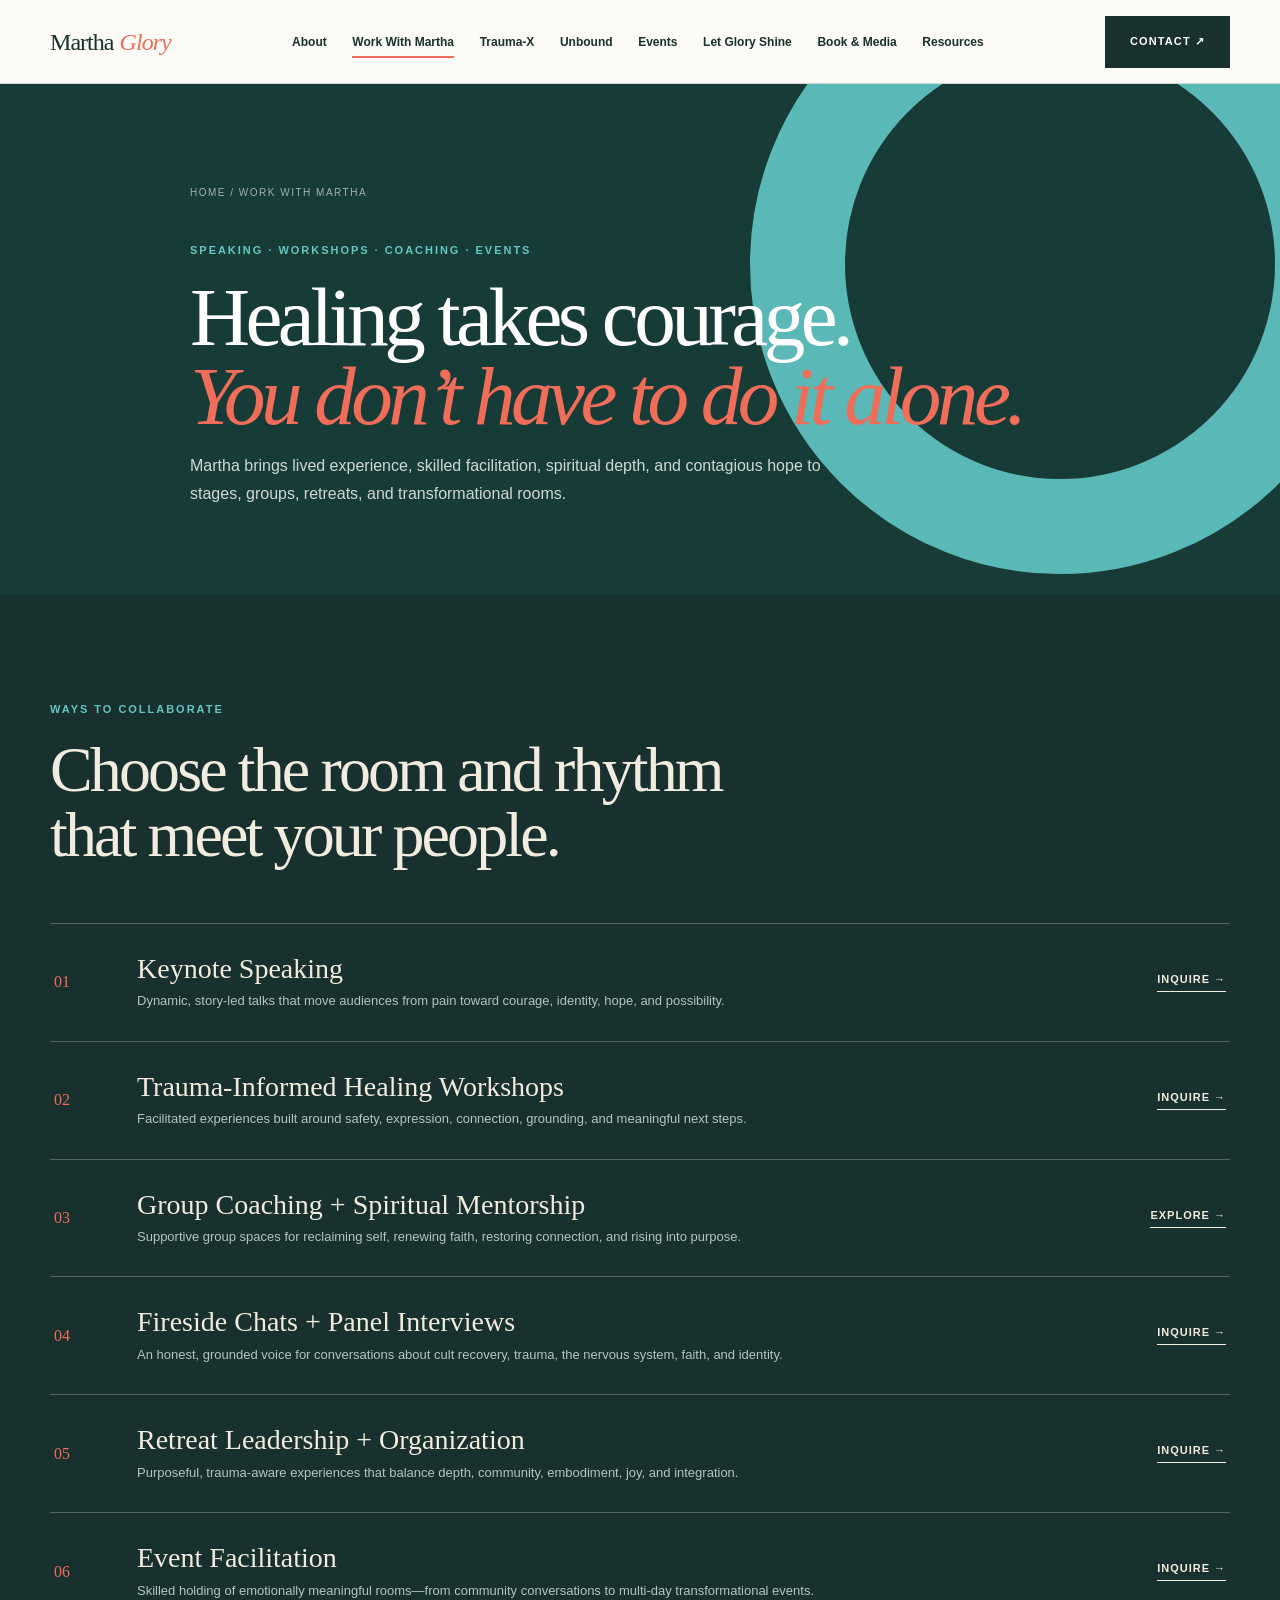
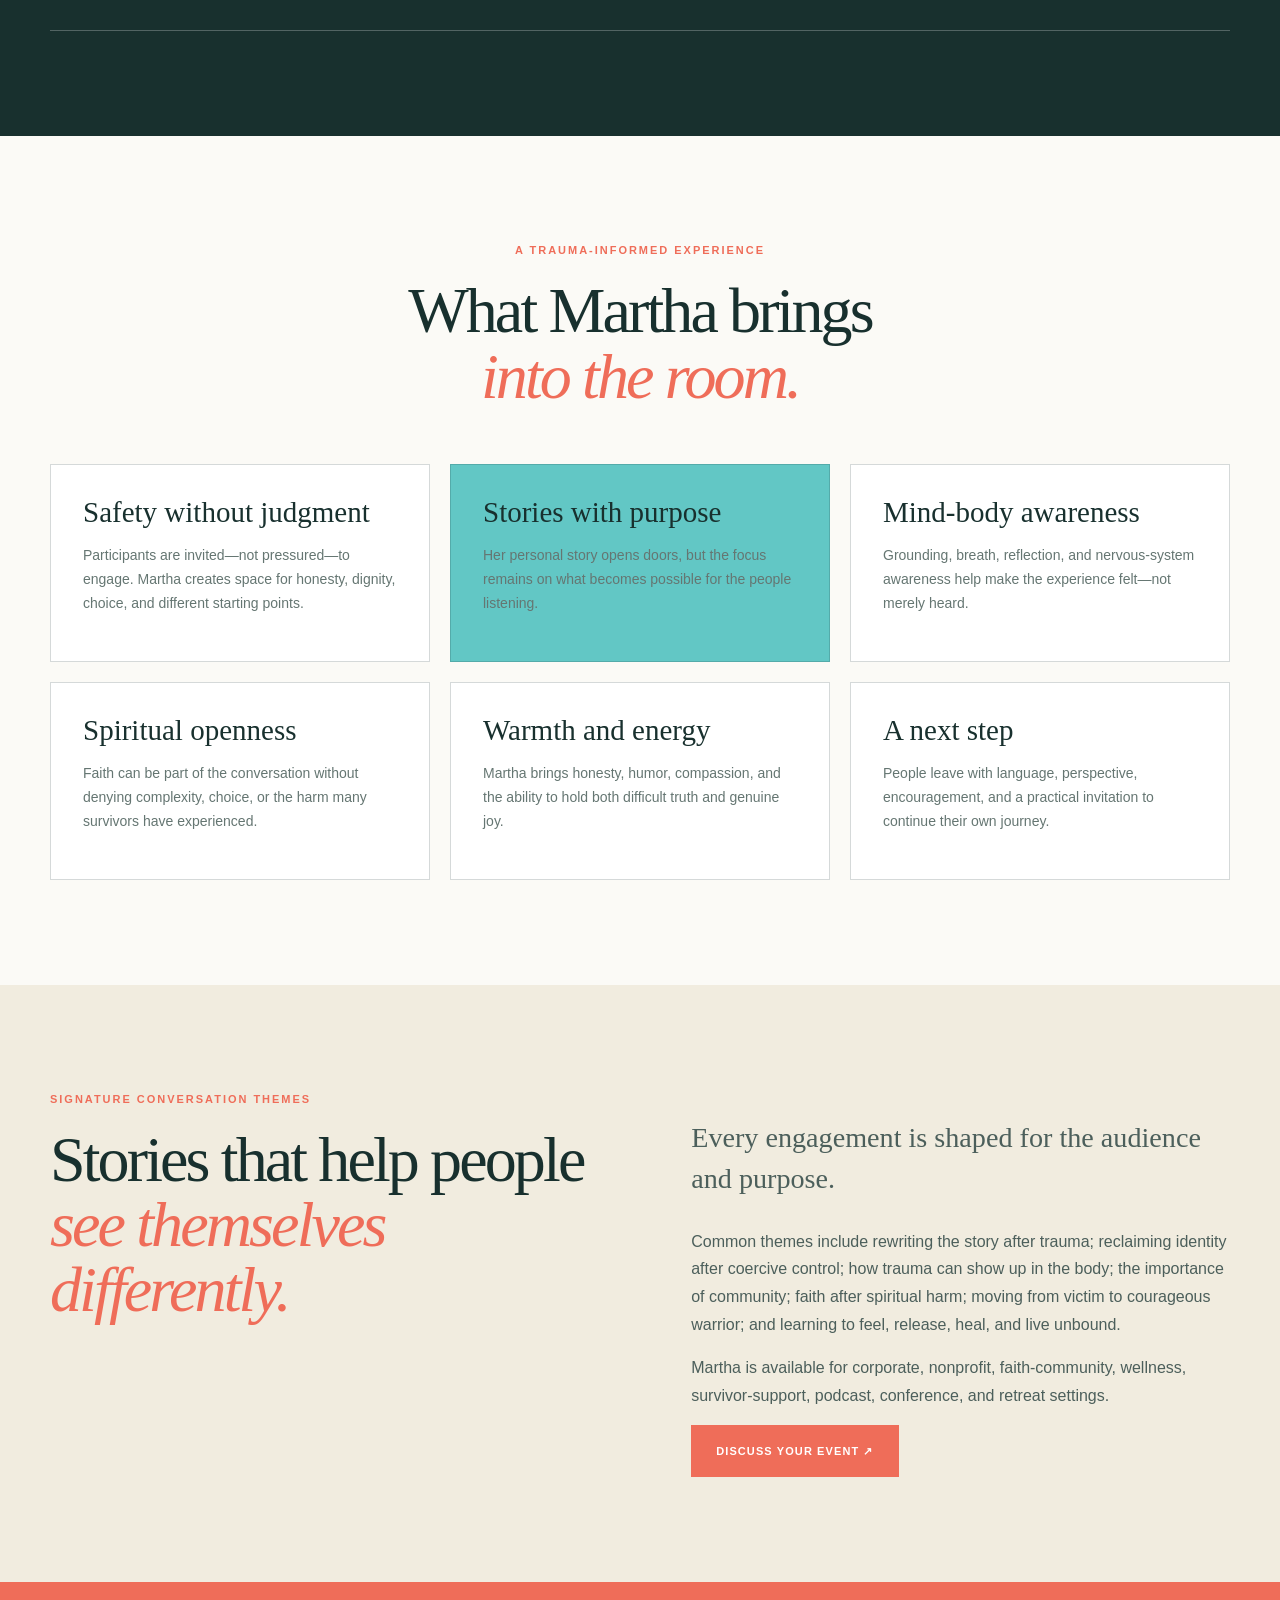
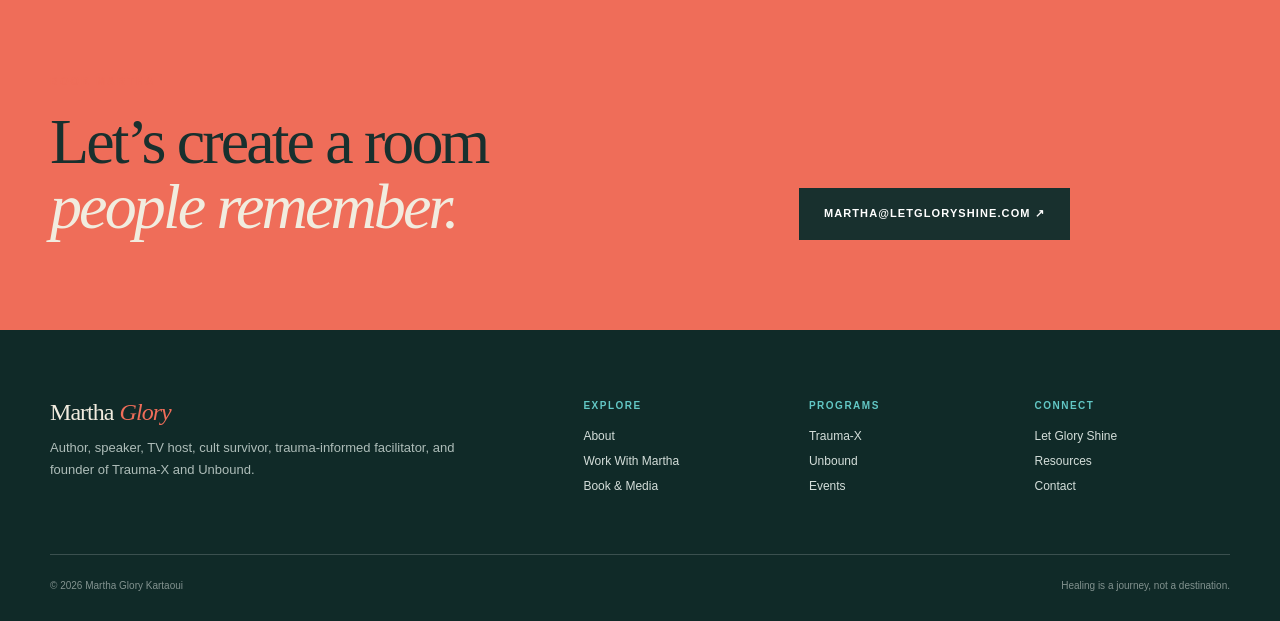
<file: public/work-with-martha.html>
﻿<!doctype html>
<html lang="en">
<head><meta charset="utf-8"><meta name="viewport" content="width=device-width, initial-scale=1"><title>Work With Martha | Speaking, Workshops & Coaching</title><meta name="description" content="Book Martha Glory Kartaoui for keynote speaking, healing workshops, group coaching, retreats, panels, and facilitated conversations."><link rel="stylesheet" href="assets/styles.css"></head>
<body>
  <a class="skip-link" href="#main">Skip to content</a>
  <header class="site-header"><div class="container header-inner"><a class="brand" href="index.html"><span>Martha</span> <em>Glory</em></a><nav class="desktop-nav" aria-label="Primary"><a href="about.html">About</a><a aria-current="page" href="work-with-martha.html">Work With Martha</a><a href="trauma-x.html">Trauma-X</a><a href="unbound.html">Unbound</a><a href="events.html">Events</a><a href="let-glory-shine.html">Let Glory Shine</a><a href="book-media.html">Book & Media</a><a href="resources.html">Resources</a></nav><a class="button header-cta" href="contact.html">Contact ↗</a><button class="menu-button" aria-label="Open menu" aria-expanded="false"><span></span></button></div></header>
  <nav class="mobile-panel" aria-label="Mobile navigation"><a href="about.html">About Martha</a><a href="work-with-martha.html">Work With Martha</a><a href="trauma-x.html">Trauma-X</a><a href="unbound.html">Unbound</a><a href="events.html">Events</a><a href="let-glory-shine.html">Let Glory Shine</a><a href="book-media.html">Book & Media</a><a href="resources.html">Resources</a><a href="contact.html">Contact</a></nav>
  <main id="main">
    <section class="page-hero aqua"><div class="container page-hero-content"><p class="breadcrumbs">Home / Work With Martha</p><p class="eyebrow light">Speaking · workshops · coaching · events</p><h1 class="display">Healing takes courage.<br><em>You don’t have to do it alone.</em></h1><p>Martha brings lived experience, skilled facilitation, spiritual depth, and contagious hope to stages, groups, retreats, and transformational rooms.</p></div></section>
    <section class="section dark"><div class="container">
      <div class="section-heading"><p class="eyebrow light">Ways to collaborate</p><h2 class="title">Choose the room and rhythm<br>that meet your people.</h2></div>
      <div class="service-list">
        <article class="service"><span>01</span><div><h3>Keynote Speaking</h3><p>Dynamic, story-led talks that move audiences from pain toward courage, identity, hope, and possibility.</p></div><a class="text-link" href="contact.html">Inquire →</a></article>
        <article class="service"><span>02</span><div><h3>Trauma-Informed Healing Workshops</h3><p>Facilitated experiences built around safety, expression, connection, grounding, and meaningful next steps.</p></div><a class="text-link" href="contact.html">Inquire →</a></article>
        <article class="service"><span>03</span><div><h3>Group Coaching + Spiritual Mentorship</h3><p>Supportive group spaces for reclaiming self, renewing faith, restoring connection, and rising into purpose.</p></div><a class="text-link" href="unbound.html">Explore →</a></article>
        <article class="service"><span>04</span><div><h3>Fireside Chats + Panel Interviews</h3><p>An honest, grounded voice for conversations about cult recovery, trauma, the nervous system, faith, and identity.</p></div><a class="text-link" href="contact.html">Inquire →</a></article>
        <article class="service"><span>05</span><div><h3>Retreat Leadership + Organization</h3><p>Purposeful, trauma-aware experiences that balance depth, community, embodiment, joy, and integration.</p></div><a class="text-link" href="contact.html">Inquire →</a></article>
        <article class="service"><span>06</span><div><h3>Event Facilitation</h3><p>Skilled holding of emotionally meaningful rooms—from community conversations to multi-day transformational events.</p></div><a class="text-link" href="contact.html">Inquire →</a></article>
      </div>
    </div></section>
    <section class="section"><div class="container">
      <div class="section-heading center"><p class="eyebrow">A trauma-informed experience</p><h2 class="title">What Martha brings<br><em>into the room.</em></h2></div>
      <div class="card-grid">
        <article class="info-card"><h3>Safety without judgment</h3><p>Participants are invited—not pressured—to engage. Martha creates space for honesty, dignity, choice, and different starting points.</p></article>
        <article class="info-card featured"><h3>Stories with purpose</h3><p>Her personal story opens doors, but the focus remains on what becomes possible for the people listening.</p></article>
        <article class="info-card"><h3>Mind-body awareness</h3><p>Grounding, breath, reflection, and nervous-system awareness help make the experience felt—not merely heard.</p></article>
        <article class="info-card"><h3>Spiritual openness</h3><p>Faith can be part of the conversation without denying complexity, choice, or the harm many survivors have experienced.</p></article>
        <article class="info-card"><h3>Warmth and energy</h3><p>Martha brings honesty, humor, compassion, and the ability to hold both difficult truth and genuine joy.</p></article>
        <article class="info-card"><h3>A next step</h3><p>People leave with language, perspective, encouragement, and a practical invitation to continue their own journey.</p></article>
      </div>
    </div></section>
    <section class="section alt"><div class="container section-grid"><div><p class="eyebrow">Signature conversation themes</p><h2 class="title">Stories that help people<br><em>see themselves differently.</em></h2></div><div class="prose"><p class="lede">Every engagement is shaped for the audience and purpose.</p><p>Common themes include rewriting the story after trauma; reclaiming identity after coercive control; how trauma can show up in the body; the importance of community; faith after spiritual harm; moving from victim to courageous warrior; and learning to feel, release, heal, and live unbound.</p><p>Martha is available for corporate, nonprofit, faith-community, wellness, survivor-support, podcast, conference, and retreat settings.</p><a class="button coral" href="contact.html">Discuss your event ↗</a></div></div></section>
  </main>
  <section class="cta"><div class="container cta-inner"><div><p class="eyebrow">Book Martha</p><h2 class="title">Let’s create a room<br><em>people remember.</em></h2></div><div class="cta-actions"><a class="button" href="mailto:martha@letgloryshine.com">martha@letgloryshine.com ↗</a></div></div></section>
  <footer class="site-footer"><div class="container"><div class="footer-top"><div class="footer-brand"><a class="brand" href="index.html"><span>Martha</span> <em>Glory</em></a><p>Author, speaker, TV host, cult survivor, trauma-informed facilitator, and founder of Trauma-X and Unbound.</p></div><div class="footer-links"><div><h3>Explore</h3><a href="about.html">About</a><a href="work-with-martha.html">Work With Martha</a><a href="book-media.html">Book & Media</a></div><div><h3>Programs</h3><a href="trauma-x.html">Trauma-X</a><a href="unbound.html">Unbound</a><a href="events.html">Events</a></div><div><h3>Connect</h3><a href="let-glory-shine.html">Let Glory Shine</a><a href="resources.html">Resources</a><a href="contact.html">Contact</a></div></div></div><div class="footer-bottom"><span>© <span data-year>2026</span> Martha Glory Kartaoui</span><span>Healing is a journey, not a destination.</span></div></div></footer>
  <script src="assets/site.js"></script>
</body>
</html>
</file>
<file: public/assets/styles.css>
:root {
  --ink: #18302e;
  --pine: #173b37;
  --pine-deep: #102a28;
  --paper: #fbfaf6;
  --cream: #f1ecdf;
  --coral: #ef6d59;
  --aqua: #62c7c5;
  --gold: #d6aa48;
  --muted: #657672;
  --line: rgba(24, 48, 46, 0.18);
  --max: 1180px;
  --serif: Georgia, "Times New Roman", serif;
  --sans: Arial, Helvetica, sans-serif;
}

* { box-sizing: border-box; }
html { scroll-behavior: smooth; }
body {
  margin: 0;
  background: var(--paper);
  color: var(--ink);
  font-family: var(--sans);
  -webkit-font-smoothing: antialiased;
}
body.menu-open { overflow: hidden; }
img { display: block; max-width: 100%; }
a { color: inherit; text-decoration: none; }
p { line-height: 1.72; }
button, input, textarea, select { font: inherit; }
.skip-link {
  position: fixed;
  top: 10px;
  left: 10px;
  z-index: 1000;
  padding: 12px 18px;
  background: white;
  transform: translateY(-150%);
}
.skip-link:focus { transform: none; }
.container { width: min(var(--max), calc(100% - 48px)); margin-inline: auto; }
.narrow { width: min(760px, calc(100% - 48px)); margin-inline: auto; }
.eyebrow {
  margin: 0 0 18px;
  color: var(--coral);
  font-size: 11px;
  font-weight: 800;
  letter-spacing: .18em;
  text-transform: uppercase;
}
.eyebrow.light { color: var(--aqua); }
.display {
  margin: 0;
  font: 400 clamp(48px, 6.5vw, 96px)/.95 var(--serif);
  letter-spacing: -.055em;
}
.display em, .title em { color: var(--coral); font-weight: 400; }
.title {
  margin: 0;
  font: 400 clamp(39px, 5vw, 70px)/1.02 var(--serif);
  letter-spacing: -.045em;
}
.lede { font: 400 clamp(21px, 2.2vw, 30px)/1.45 var(--serif); }
.button {
  display: inline-flex;
  min-height: 52px;
  align-items: center;
  justify-content: center;
  gap: 18px;
  padding: 0 24px;
  border: 1px solid var(--ink);
  background: var(--ink);
  color: white;
  font-size: 11px;
  font-weight: 800;
  letter-spacing: .1em;
  text-transform: uppercase;
  transition: transform .2s, background .2s;
}
.button:hover { transform: translateY(-2px); }
.button.coral { background: var(--coral); border-color: var(--coral); }
.button.aqua { background: var(--aqua); border-color: var(--ink); color: var(--ink); }
.button.ghost { background: transparent; color: inherit; border-color: currentColor; }
.text-link {
  display: inline-flex;
  gap: 9px;
  padding-bottom: 6px;
  border-bottom: 1px solid currentColor;
  font-size: 11px;
  font-weight: 800;
  letter-spacing: .09em;
  text-transform: uppercase;
}
.actions { display: flex; flex-wrap: wrap; align-items: center; gap: 22px; margin-top: 32px; }

.site-header {
  position: relative;
  z-index: 50;
  height: 84px;
  display: flex;
  align-items: center;
  border-bottom: 1px solid var(--line);
  background: rgba(251,250,246,.96);
}
.header-inner { display: grid; grid-template-columns: auto 1fr auto; align-items: center; gap: 35px; }
.brand {
  display: inline-flex;
  align-items: baseline;
  gap: 6px;
  font: 400 24px/1 var(--serif);
  letter-spacing: -.04em;
}
.brand em { color: var(--coral); }
.desktop-nav { display: flex; justify-content: center; gap: clamp(16px, 2vw, 28px); }
.desktop-nav a { position: relative; font-size: 12px; font-weight: 700; }
.desktop-nav a::after {
  content: "";
  position: absolute;
  left: 0;
  right: 100%;
  bottom: -9px;
  height: 2px;
  background: var(--coral);
  transition: right .2s;
}
.desktop-nav a:hover::after, .desktop-nav a[aria-current="page"]::after { right: 0; }
.menu-button {
  display: none;
  width: 44px;
  height: 44px;
  padding: 0;
  border: 1px solid var(--ink);
  background: transparent;
}
.menu-button span, .menu-button::before, .menu-button::after {
  content: "";
  display: block;
  width: 19px;
  height: 2px;
  margin: 4px auto;
  background: var(--ink);
  transition: transform .2s;
}
.mobile-panel { display: none; }

.home-hero {
  position: relative;
  min-height: 760px;
  display: flex;
  align-items: center;
  overflow: hidden;
  color: white;
  background: var(--pine-deep);
}
.home-hero::before {
  content: "";
  position: absolute;
  inset: 0;
  background:
    linear-gradient(90deg, rgba(10,36,33,.93) 0%, rgba(10,36,33,.72) 48%, rgba(10,36,33,.12) 76%),
    url("images/martha-mountain.webp") 60% center/cover no-repeat;
}
.hero-content { position: relative; z-index: 2; width: min(700px, 68%); padding: 100px 0; }
.hero-content .display { font-size: clamp(59px, 7.4vw, 106px); }
.hero-content .display em { color: #f3aa98; }
.hero-copy { max-width: 580px; margin: 28px 0 0; color: rgba(255,255,255,.84); font-size: 17px; }
.hero-labels {
  position: absolute;
  z-index: 2;
  right: 3vw;
  bottom: 30px;
  display: flex;
  gap: 22px;
  font-size: 10px;
  letter-spacing: .15em;
  text-transform: uppercase;
}
.ticker { overflow: hidden; border-block: 1px solid var(--ink); background: var(--aqua); }
.ticker-track {
  width: max-content;
  display: flex;
  gap: 28px;
  padding: 15px 0;
  font: italic 24px/1 var(--serif);
  animation: ticker 30s linear infinite;
}
@keyframes ticker { to { transform: translateX(-25%); } }

.page-hero {
  position: relative;
  min-height: 480px;
  display: grid;
  align-items: end;
  overflow: hidden;
  padding: 90px 0 72px;
  background: var(--pine);
  color: white;
}
.page-hero::after {
  content: "";
  position: absolute;
  width: 430px;
  height: 430px;
  right: -90px;
  top: -130px;
  border: 95px solid var(--coral);
  border-radius: 50%;
  opacity: .9;
}
.page-hero.aqua::after { border-color: var(--aqua); }
.page-hero.gold::after { border-color: var(--gold); }
.page-hero-content { position: relative; z-index: 2; max-width: 900px; }
.page-hero p:last-child { max-width: 650px; color: rgba(255,255,255,.8); }
.breadcrumbs { margin-bottom: 40px; color: rgba(255,255,255,.6); font-size: 10px; letter-spacing: .15em; text-transform: uppercase; }

.section { padding: 105px 0; }
.section.alt { background: var(--cream); }
.section.dark { background: var(--ink); color: var(--cream); }
.section.coral { background: var(--coral); }
.section.gold { background: var(--gold); }
.section-grid { display: grid; grid-template-columns: 1fr 1fr; gap: 8vw; align-items: start; }
.section-heading { max-width: 720px; margin-bottom: 55px; }
.section-heading.center { margin-inline: auto; text-align: center; }
.section-heading p:last-child { color: var(--muted); }
.dark .section-heading p:last-child { color: #b4c2bf; }
.prose p { color: #4c5f5b; }
.dark .prose p { color: #b8c7c3; }

.path-grid { display: grid; grid-template-columns: repeat(3, 1fr); gap: 18px; }
.path-card {
  min-height: 430px;
  display: flex;
  flex-direction: column;
  padding: 34px;
  border: 1px solid var(--line);
  background: white;
  transition: transform .2s, box-shadow .2s;
}
.path-card:hover { transform: translateY(-5px); box-shadow: 0 20px 50px rgba(24,48,46,.1); }
.path-card .number { color: var(--coral); font: 400 18px/1 var(--serif); }
.path-card h3 { margin: auto 0 15px; font: 400 34px/1.05 var(--serif); }
.path-card p { color: var(--muted); font-size: 14px; }
.path-card .text-link { margin-top: 25px; align-self: flex-start; }
.path-card.trauma { background: var(--pine); color: white; }
.path-card.trauma p { color: #b7c5c2; }
.path-card.unbound { background: var(--aqua); }

.feature-band { display: grid; grid-template-columns: 1.1fr .9fr; min-height: 620px; }
.feature-image img { width: 100%; height: 100%; object-fit: cover; }
.feature-copy { display: flex; flex-direction: column; justify-content: center; padding: clamp(48px, 7vw, 105px); background: var(--gold); }
.feature-copy h2 { margin: 0; font: 400 clamp(45px,5vw,75px)/.95 var(--serif); letter-spacing: -.05em; }
.feature-band.reverse .feature-image { order: 2; }
.feature-band.reverse .feature-copy { order: 1; }
.show-art { display: grid; place-items: center; padding: 70px; background: var(--pine); }
.show-art img { width: min(72%, 430px); height: auto; object-fit: contain; }

.stats { display: grid; grid-template-columns: repeat(4, 1fr); border: 1px solid var(--line); }
.stat { padding: 35px 25px; border-right: 1px solid var(--line); }
.stat:last-child { border-right: 0; }
.stat strong { display: block; margin-bottom: 8px; font: 400 34px/1 var(--serif); color: var(--coral); }
.stat span { font-size: 11px; font-weight: 700; letter-spacing: .1em; text-transform: uppercase; }

.pillars { display: grid; grid-template-columns: repeat(4, 1fr); border: 1px solid rgba(255,255,255,.2); }
.pillar { min-height: 330px; padding: 30px; border-right: 1px solid rgba(255,255,255,.2); }
.pillar:last-child { border-right: 0; }
.pillar .icon { display: grid; width: 48px; height: 48px; place-items: center; border: 1px solid var(--aqua); border-radius: 50%; color: var(--aqua); }
.pillar h3 { margin: 100px 0 13px; font: 400 25px/1.1 var(--serif); }
.pillar p { color: #b9c7c4; font-size: 13px; }

.card-grid { display: grid; grid-template-columns: repeat(3, 1fr); gap: 20px; }
.info-card { padding: 32px; border: 1px solid var(--line); background: white; }
.info-card h3 { margin: 0 0 14px; font: 400 29px/1.1 var(--serif); }
.info-card p { color: var(--muted); font-size: 14px; }
.info-card ul { padding: 0; margin: 24px 0; list-style: none; }
.info-card li { position: relative; padding: 10px 0 10px 20px; border-top: 1px solid var(--line); font-size: 13px; }
.info-card li::before { content: "✦"; position: absolute; left: 0; color: var(--coral); }
.info-card.featured { background: var(--aqua); }

.pricing-grid { display: grid; grid-template-columns: repeat(4, 1fr); border: 1px solid var(--line); }
.price-card { display: flex; flex-direction: column; min-height: 510px; padding: 28px; border-right: 1px solid var(--line); background: white; }
.price-card:last-child { border-right: 0; }
.price-card h3 { margin: 18px 0 8px; font: 400 25px/1.1 var(--serif); }
.price { font: 400 36px/1 var(--serif); }
.price small { font: 700 10px/1 var(--sans); letter-spacing: .1em; text-transform: uppercase; }
.price-card p { color: var(--muted); font-size: 13px; }
.price-card ul { padding: 0; margin: 20px 0 30px; list-style: none; }
.price-card li { padding: 9px 0; border-top: 1px solid var(--line); font-size: 12px; }
.price-card .button { margin-top: auto; }

.event-layout { display: grid; grid-template-columns: 1fr 1fr; gap: 7vw; align-items: center; }
.event-photo { position: relative; }
.event-photo img { width: 100%; aspect-ratio: 1/1.08; object-fit: cover; }
.date-badge {
  position: absolute;
  right: -28px;
  bottom: -28px;
  width: 150px;
  height: 150px;
  display: grid;
  place-items: center;
  padding: 24px;
  border: 1px solid var(--ink);
  border-radius: 50%;
  background: var(--aqua);
  text-align: center;
  font: 700 12px/1.4 var(--sans);
}
.event-copy h2 { margin: 0; font: 400 clamp(44px,5vw,70px)/.98 var(--serif); letter-spacing: -.045em; }
.event-copy ul { padding: 0; list-style: none; border-top: 1px solid var(--line); }
.event-copy li { padding: 13px 0 13px 22px; border-bottom: 1px solid var(--line); position: relative; }
.event-copy li::before { content: "✦"; position: absolute; left: 0; color: var(--coral); }
.gallery { display: grid; grid-template-columns: 1.2fr .8fr 1.1fr; gap: 14px; }
.gallery img { width: 100%; height: 430px; object-fit: cover; }
.gallery img:nth-child(2) { margin-top: 45px; }

.testimonial-grid { display: grid; grid-template-columns: repeat(3, 1fr); border: 1px solid var(--line); }
.quote-card { min-height: 390px; display: flex; flex-direction: column; padding: 32px; border-right: 1px solid var(--line); }
.quote-card:last-child { border-right: 0; }
.quote-mark { color: var(--coral); font: 400 65px/.8 var(--serif); }
.quote-card blockquote { margin: auto 0 24px; font: 400 20px/1.5 var(--serif); }
.quote-card cite { font-size: 10px; font-style: normal; font-weight: 800; letter-spacing: .1em; text-transform: uppercase; }

.service-list { border-top: 1px solid rgba(255,255,255,.25); }
.service {
  display: grid;
  grid-template-columns: 55px 1fr auto;
  align-items: center;
  gap: 28px;
  padding: 28px 4px;
  border-bottom: 1px solid rgba(255,255,255,.25);
}
.service span:first-child { color: var(--coral); font-family: var(--serif); }
.service h3 { margin: 0; font: 400 28px/1.2 var(--serif); }
.service p { margin: 5px 0 0; color: #b5c4c0; font-size: 13px; }

.media-grid { display: grid; grid-template-columns: 1fr 1fr; gap: 24px; }
.media-card { display: grid; grid-template-columns: .8fr 1.2fr; min-height: 330px; border: 1px solid var(--line); background: white; }
.media-card img { width: 100%; height: 100%; object-fit: cover; }
.media-card.show-media img { padding: 28px; object-fit: contain; background: var(--pine); }
.media-card-content { padding: 30px; }
.media-card h3 { margin: 0 0 12px; font: 400 29px/1.1 var(--serif); }
.media-card p { color: var(--muted); font-size: 13px; }

.resource-grid { display: grid; grid-template-columns: 1fr 1fr; border: 1px solid var(--line); }
.resource-card { min-height: 310px; display: flex; flex-direction: column; padding: 35px; border-right: 1px solid var(--line); border-bottom: 1px solid var(--line); background: white; }
.resource-card:nth-child(even) { border-right: 0; }
.resource-card:nth-last-child(-n+2) { border-bottom: 0; }
.resource-card .tag { color: var(--coral); font-size: 10px; font-weight: 800; letter-spacing: .14em; text-transform: uppercase; }
.resource-card h2 { margin: auto 0 20px; font: 400 34px/1.05 var(--serif); }

.contact-grid, .contact-layout { display: grid; grid-template-columns: .8fr 1.2fr; gap: 9vw; }
.contact-list { margin-top: 40px; border-top: 1px solid var(--line); }
.contact-list a { display: flex; justify-content: space-between; padding: 18px 0; border-bottom: 1px solid var(--line); font-size: 13px; }
.contact-form { display: grid; grid-template-columns: 1fr 1fr; gap: 18px; }
.contact-form .form-grid { grid-column: 1/-1; display: grid; grid-template-columns: 1fr 1fr; gap: 18px; }
.field { display: flex; flex-direction: column; gap: 8px; }
.field.full { grid-column: 1/-1; }
.field label, .field > span { font-size: 10px; font-weight: 800; letter-spacing: .1em; text-transform: uppercase; }
.field input, .field textarea, .field select {
  width: 100%;
  border: 1px solid var(--line);
  border-radius: 0;
  background: white;
  padding: 15px;
  color: var(--ink);
}
.field textarea { min-height: 160px; resize: vertical; }
.form-note { grid-column: 1/-1; margin: 0; color: var(--muted); font-size: 12px; }

.cta {
  padding: 90px 0;
  background: var(--coral);
}
.cta-inner { display: grid; grid-template-columns: 1.2fr .8fr; align-items: end; gap: 8vw; }
.cta .title em { color: var(--cream); }
.cta-actions { display: flex; flex-direction: column; align-items: flex-start; gap: 20px; }

.site-footer { padding: 70px 0 30px; background: var(--pine-deep); color: var(--cream); }
.footer-top { display: grid; grid-template-columns: 1fr 1.5fr; gap: 8vw; padding-bottom: 50px; border-bottom: 1px solid rgba(255,255,255,.18); }
.footer-brand p { max-width: 440px; color: #aebdb9; font-size: 13px; }
.footer-links { display: grid; grid-template-columns: repeat(3, 1fr); gap: 30px; }
.footer-links h3 { margin: 0 0 18px; color: var(--aqua); font-size: 10px; letter-spacing: .15em; text-transform: uppercase; }
.footer-links a { display: block; margin: 11px 0; color: #d4deda; font-size: 12px; }
.footer-bottom { display: flex; justify-content: space-between; gap: 20px; padding-top: 25px; color: #82928f; font-size: 10px; }

@media (max-width: 980px) {
  .desktop-nav, .header-cta { display: none; }
  .header-inner { grid-template-columns: 1fr auto; }
  .menu-button { display: block; }
  .mobile-panel {
    position: fixed;
    inset: 84px 0 0;
    z-index: 45;
    display: none;
    padding: 30px 24px;
    background: var(--paper);
    overflow-y: auto;
  }
  .mobile-panel.open { display: block; }
  .mobile-panel a { display: block; padding: 17px 0; border-bottom: 1px solid var(--line); font: 400 25px/1 var(--serif); }
  .hero-content { width: 78%; }
  .section-grid, .feature-band, .event-layout, .contact-grid, .contact-layout, .cta-inner { grid-template-columns: 1fr; }
  .feature-band.reverse .feature-image, .feature-band.reverse .feature-copy { order: initial; }
  .path-grid, .card-grid { grid-template-columns: 1fr 1fr; }
  .pillars, .pricing-grid { grid-template-columns: 1fr 1fr; }
  .pillar:nth-child(2), .price-card:nth-child(2) { border-right: 0; }
  .pillar, .price-card { border-bottom: 1px solid var(--line); }
  .media-grid { grid-template-columns: 1fr; }
  .gallery img { height: 340px; }
  .cta-actions { margin-top: 10px; }
}

@media (max-width: 660px) {
  .container, .narrow { width: min(100% - 32px, var(--max)); }
  .site-header { height: 74px; }
  .mobile-panel { inset: 74px 0 0; }
  .home-hero { min-height: 760px; }
  .home-hero::before { background-position: 68% center; }
  .home-hero::after { content: ""; position: absolute; inset: 0; background: rgba(10,36,33,.22); }
  .hero-content { z-index: 3; width: 100%; padding: 80px 0; }
  .hero-content .display { font-size: 53px; }
  .hero-copy { font-size: 15px; }
  .hero-labels { display: none; }
  .page-hero { min-height: 430px; padding: 70px 0 55px; }
  .page-hero::after { width: 260px; height: 260px; border-width: 55px; }
  .section { padding: 78px 0; }
  .display { font-size: 48px; }
  .title { font-size: 39px; }
  .path-grid, .card-grid, .pillars, .pricing-grid, .stats, .testimonial-grid, .resource-grid { grid-template-columns: 1fr; }
  .path-card { min-height: 350px; }
  .stat, .pillar, .price-card, .quote-card, .resource-card { border-right: 0; border-bottom: 1px solid var(--line); }
  .stat:last-child, .pillar:last-child, .price-card:last-child, .quote-card:last-child, .resource-card:last-child { border-bottom: 0; }
  .event-photo { margin-right: 20px; }
  .date-badge { width: 125px; height: 125px; right: -18px; }
  .gallery { grid-template-columns: 1fr; }
  .gallery img, .gallery img:nth-child(2) { height: 310px; margin-top: 0; }
  .media-card { grid-template-columns: 1fr; }
  .media-card img { height: 270px; }
  .contact-form, .contact-form .form-grid { grid-template-columns: 1fr; }
  .field.full, .form-note { grid-column: auto; }
  .footer-top { grid-template-columns: 1fr; }
  .footer-links { grid-template-columns: 1fr 1fr; }
  .footer-bottom { flex-direction: column; }
}

@media (prefers-reduced-motion: reduce) {
  html { scroll-behavior: auto; }
  .ticker-track { animation: none; }
}
</file>
